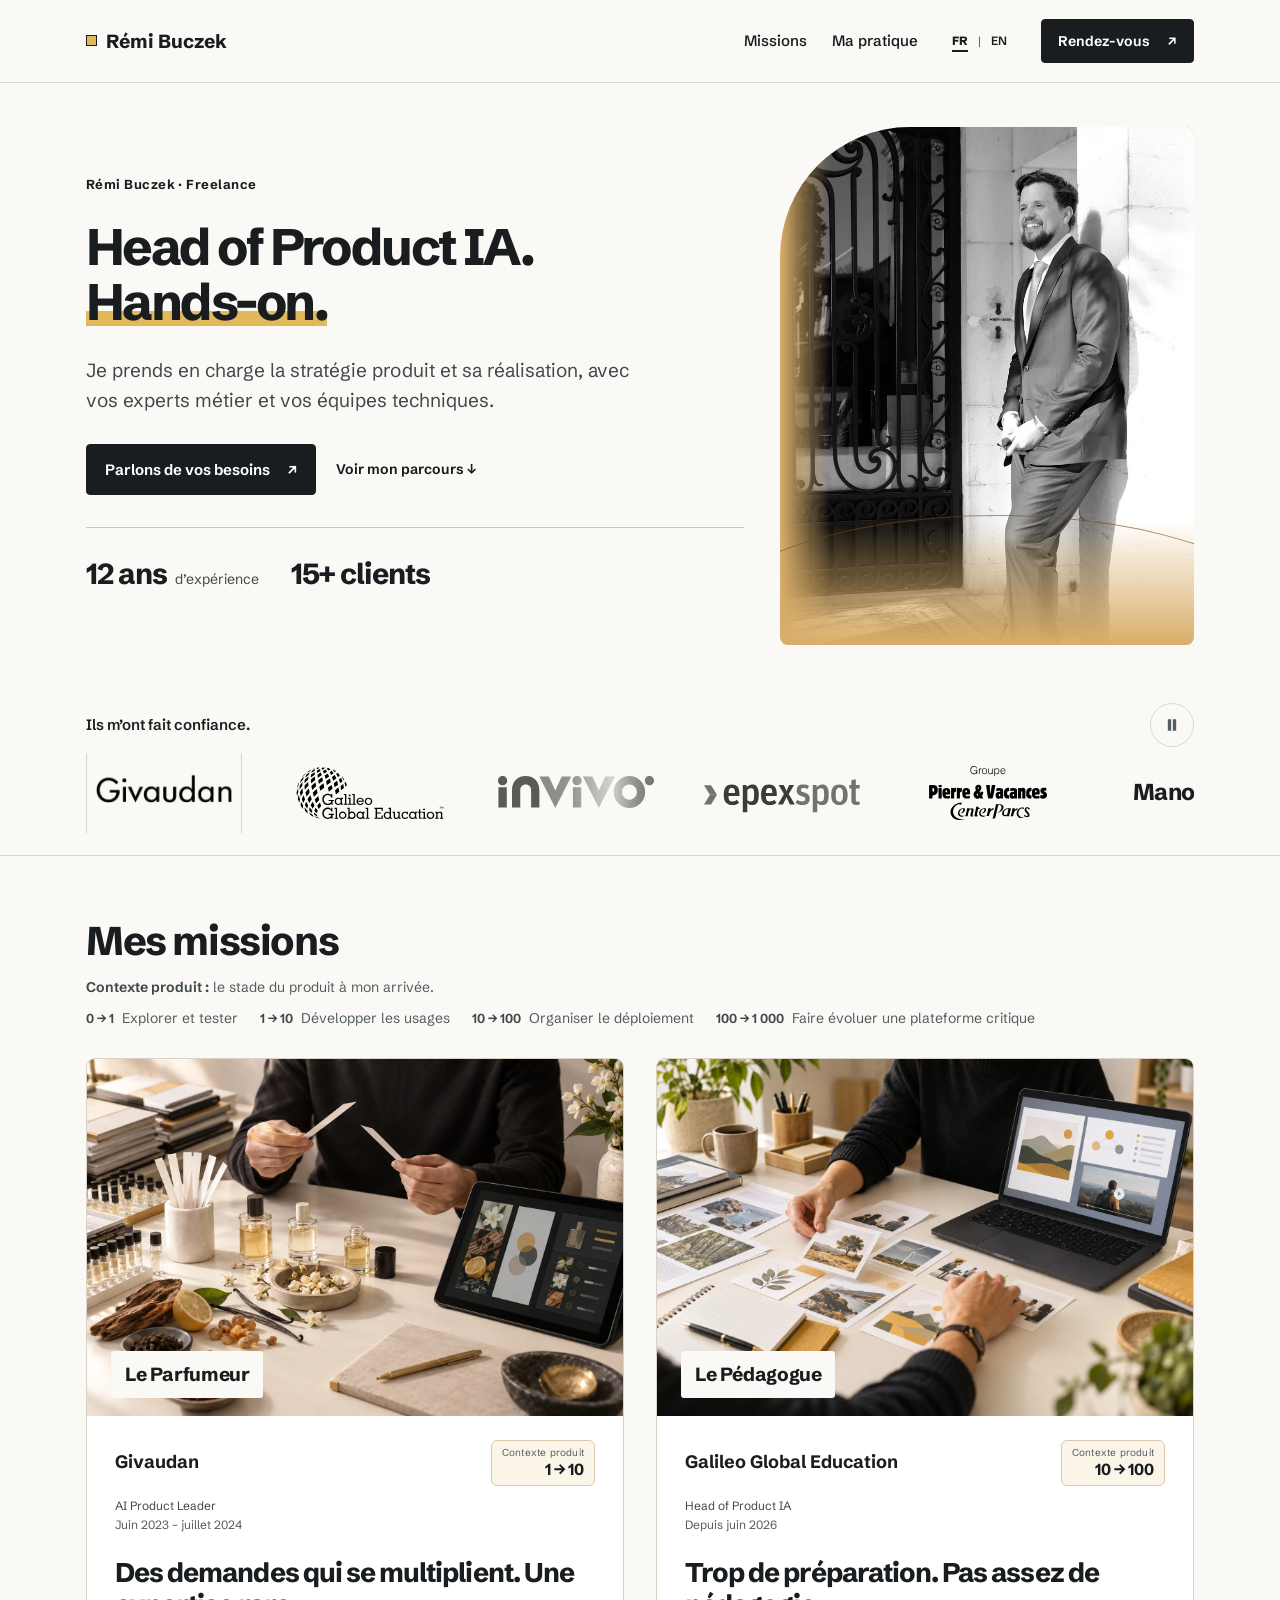
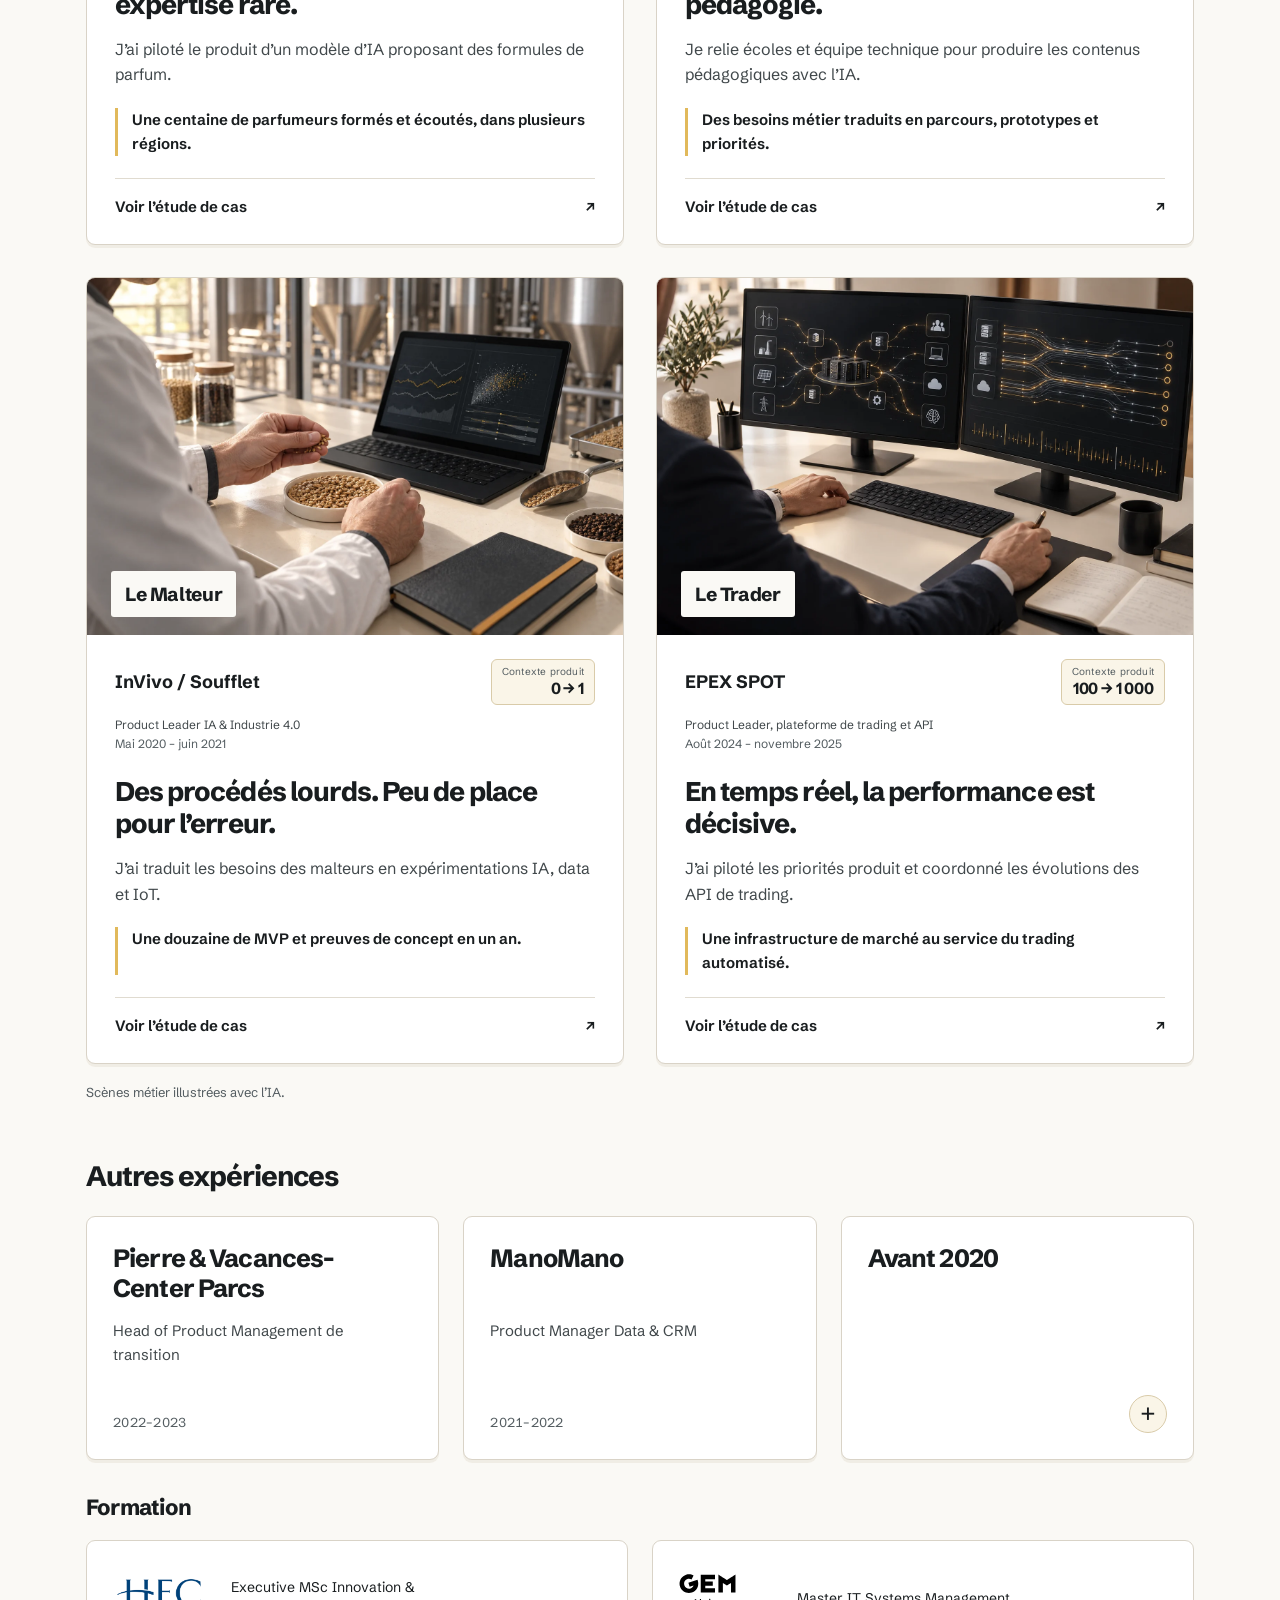
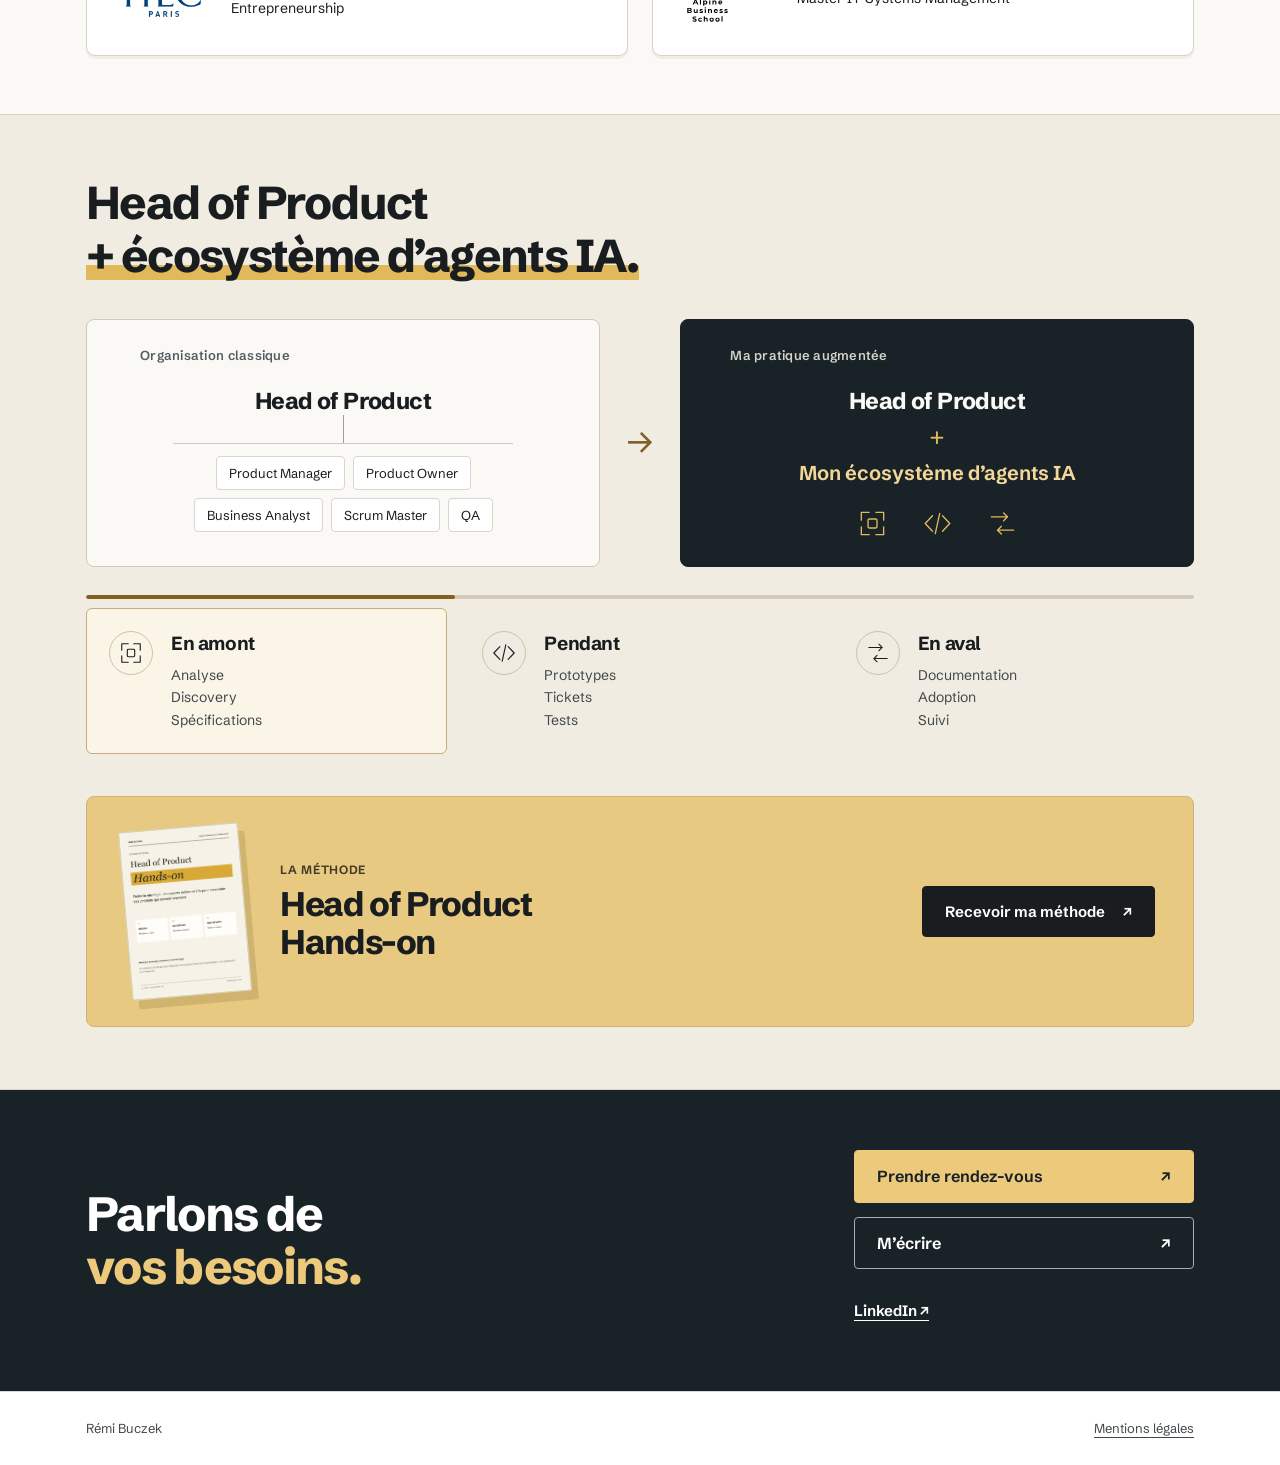
<file: index.html>
<!doctype html>
<html lang="fr">
<head>
<meta charset="utf-8"><meta name="viewport" content="width=device-width, initial-scale=1">
<title>Rémi Buczek · Head of Product IA, hands-on</title><meta name="description" content="Rémi Buczek, Head of Product IA freelance et hands-on. Stratégie produit et réalisation avec vos experts métier et vos équipes techniques.">
<link rel="canonical" href="https://remibuczek.com/">
<link rel="alternate" hreflang="fr" href="https://remibuczek.com/">
<link rel="alternate" hreflang="en" href="https://remibuczek.com/en/">
<link rel="alternate" hreflang="x-default" href="https://remibuczek.com/">
<link rel="icon" type="image/svg+xml" href="favicon.svg"><link rel="apple-touch-icon" href="apple-touch-icon.png">
<meta name="theme-color" content="#faf9f5">
<meta property="og:type" content="website"><meta property="og:locale" content="fr_FR"><meta property="og:site_name" content="Rémi Buczek">
<meta property="og:url" content="https://remibuczek.com/"><meta property="og:title" content="Rémi Buczek · Head of Product IA, hands-on"><meta property="og:description" content="Rémi Buczek, Head of Product IA freelance et hands-on. Stratégie produit et réalisation avec vos experts métier et vos équipes techniques.">
<meta property="og:image" content="https://remibuczek.com/assets/og-profil.jpg"><meta property="og:image:width" content="1200"><meta property="og:image:height" content="630"><meta name="twitter:card" content="summary_large_image">
<link rel="preconnect" href="https://fonts.googleapis.com"><link rel="preconnect" href="https://fonts.gstatic.com" crossorigin>
<link href="https://fonts.googleapis.com/css2?family=Schibsted+Grotesk:wght@400;500;600;700;800&amp;display=swap" rel="stylesheet">
<link rel="stylesheet" href="assets/site.css?v=profil-v5"><script src="assets/site.js?v=experts-v7" defer></script>
</head>
<body class="profile-page concise-page dynamic-page refined-page">
<a class="skip" href="#top">Aller au contenu</a>
<header class="site"><div class="wrap nav">
<a class="brand" href="./" aria-label="Rémi Buczek — Accueil"><span aria-hidden="true"></span>Rémi Buczek</a>
<nav class="main-nav" aria-label="Navigation principale"><a href="#etudes-de-cas">Missions</a><a href="#methode">Ma pratique</a></nav>
<nav class="language-switch" aria-label="Langue"><a lang="fr" hreflang="fr" href="./" aria-current="page" aria-label="Français">FR</a><span aria-hidden="true">|</span><a lang="en" hreflang="en" href="en/" aria-label="English">EN</a></nav><a class="btn btn-primary" href="https://calendly.com/remibuczek/call" target="_blank" rel="noopener">Rendez-vous<span aria-hidden="true">↗</span><span class="sr-only"> (nouvel onglet)</span></a>
</div></header><main id="top" tabindex="-1"><section class="hero" aria-labelledby="hero-title"><div class="wrap hero-grid"><div class="hero-copy"><p class="eyebrow">Rémi Buczek · Freelance</p><h1 id="hero-title">Head of Product IA.<br><mark>Hands-on.</mark></h1><p class="hero-lede">Je prends en charge la stratégie produit et sa réalisation, avec vos experts métier et vos équipes techniques.</p><div class="hero-actions"><a class="btn btn-primary" href="https://calendly.com/remibuczek/call" target="_blank" rel="noopener">Parlons de vos besoins<span aria-hidden="true">↗</span><span class="sr-only"> (nouvel onglet)</span></a><a class="text-link" href="#etudes-de-cas">Voir mon parcours <span aria-hidden="true">↓</span></a></div><div class="hero-facts" aria-label="Expérience"><p><strong>12 ans</strong> d’expérience</p><p><strong>15+ clients</strong></p></div></div><div class="portrait-zone"><figure class="hero-portrait"><picture><source type="image/webp" srcset="assets/remi-portrait-800.webp"><img src="assets/remi-portrait-800.jpg" width="800" height="1000" alt="Rémi Buczek" fetchpriority="high"></picture></figure></div></div></section><section class="references" aria-label="Références clients"><div class="wrap"><div class="reference-head"><p>Ils m’ont fait confiance.</p><button type="button" id="logos-toggle" aria-pressed="false" aria-label="Mettre les références en pause"><svg viewBox="0 0 24 24" width="20" height="20" aria-hidden="true"><path d="M8 5v14M16 5v14" fill="none" stroke="currentColor" stroke-width="2"/></svg></button></div><div class="logo-marquee" data-paused="false"><div class="logo-track"><ul class="logo-group"><li><img src="assets/logos/givaudan.jpg" alt="Givaudan" width="156" height="54" loading="lazy"></li><li><img src="assets/logos/galileo.svg" alt="Galileo Global Education" width="156" height="54" loading="lazy"></li><li><img src="assets/logos/invivo.svg" alt="InVivo / Soufflet" width="156" height="54" loading="lazy"></li><li><img src="assets/logos/epex.svg" alt="EPEX SPOT" width="156" height="54" loading="lazy"></li><li><img src="assets/logos/pvcp.svg" alt="Pierre &amp; Vacances Center Parcs" width="156" height="54" loading="lazy"></li><li><span class="brand-name">ManoMano</span></li><li><img src="assets/logos/lafourche.svg" alt="La Fourche" width="156" height="54" loading="lazy"></li></ul><ul class="logo-group" aria-hidden="true"><li><img src="assets/logos/givaudan.jpg" alt="Givaudan" width="156" height="54" loading="lazy"></li><li><img src="assets/logos/galileo.svg" alt="Galileo Global Education" width="156" height="54" loading="lazy"></li><li><img src="assets/logos/invivo.svg" alt="InVivo / Soufflet" width="156" height="54" loading="lazy"></li><li><img src="assets/logos/epex.svg" alt="EPEX SPOT" width="156" height="54" loading="lazy"></li><li><img src="assets/logos/pvcp.svg" alt="Pierre &amp; Vacances Center Parcs" width="156" height="54" loading="lazy"></li><li><span class="brand-name">ManoMano</span></li><li><img src="assets/logos/lafourche.svg" alt="La Fourche" width="156" height="54" loading="lazy"></li></ul></div></div></div></section><section class="section cases" id="etudes-de-cas"><span id="produits"></span><div class="wrap"><div class="section-heading"><h2>Mes missions</h2></div><div class="context-legend"><p><strong>Contexte produit :</strong> le stade du produit à mon arrivée.</p><ul class="context-scale"><li><strong>0 → 1</strong><span>Explorer et tester</span></li><li><strong>1 → 10</strong><span>Développer les usages</span></li><li><strong>10 → 100</strong><span>Organiser le déploiement</span></li><li><strong>100 → 1 000</strong><span>Faire évoluer une plateforme critique</span></li></ul></div><div class="case-grid"><article class="expert-card" id="expert-givaudan" aria-labelledby="pain-givaudan"><span class="case-anchor" id="givaudan"></span><div class="case-visual"><img class="expert-image" src="assets/experts/parfumier-v1.webp" width="1536" height="1024" alt="Illustration IA : le parfumeur et ses outils métier" loading="lazy"><p class="case-persona">Le Parfumeur</p></div><div class="case-body"><div class="case-heading"><p class="company">Givaudan</p><p class="maturity"><span>Contexte produit</span><strong>1 → 10</strong></p></div><p class="mission-role">AI Product Leader<span>Juin 2023 – juillet 2024</span></p><h3 class="case-pain" id="pain-givaudan">Des demandes qui se multiplient. Une expertise rare.</h3><p class="intervention">J’ai piloté le produit d’un modèle d’IA proposant des formules de parfum.</p><p class="case-proof">Une centaine de parfumeurs formés et écoutés, dans plusieurs régions.</p><button class="btn btn-secondary" type="button" data-lead="givaudan" data-title="Demander l’étude de cas — Givaudan" data-description="Demandez l’étude de cas : contexte, choix produit et contribution de Rémi.">Voir l’étude de cas<span aria-hidden="true">↗</span></button></div></article>
<article class="expert-card" id="expert-galileo" aria-labelledby="pain-galileo"><span class="case-anchor" id="galileo"></span><div class="case-visual"><img class="expert-image" src="assets/experts/pedagogue-v1.webp" width="1536" height="1024" alt="Illustration IA : le pédagogue et ses outils métier" loading="lazy"><p class="case-persona">Le Pédagogue</p></div><div class="case-body"><div class="case-heading"><p class="company">Galileo Global Education</p><p class="maturity"><span>Contexte produit</span><strong>10 → 100</strong></p></div><p class="mission-role">Head of Product IA<span>Depuis juin 2026</span></p><h3 class="case-pain" id="pain-galileo">Trop de préparation. Pas assez de pédagogie.</h3><p class="intervention">Je relie écoles et équipe technique pour produire les contenus pédagogiques avec l’IA.</p><p class="case-proof">Des besoins métier traduits en parcours, prototypes et priorités.</p><button class="btn btn-secondary" type="button" data-lead="galileo" data-title="Demander l’étude de cas — Galileo Global Education" data-description="Demandez l’étude de cas : contexte, choix produit et contribution de Rémi.">Voir l’étude de cas<span aria-hidden="true">↗</span></button></div></article>
<article class="expert-card" id="expert-invivo" aria-labelledby="pain-invivo"><span class="case-anchor" id="invivo"></span><div class="case-visual"><img class="expert-image" src="assets/experts/malteur-v1.webp" width="1536" height="1024" alt="Illustration IA : le malteur et ses outils métier" loading="lazy"><p class="case-persona">Le Malteur</p></div><div class="case-body"><div class="case-heading"><p class="company">InVivo / Soufflet</p><p class="maturity"><span>Contexte produit</span><strong>0 → 1</strong></p></div><p class="mission-role">Product Leader IA &amp; Industrie 4.0<span>Mai 2020 – juin 2021</span></p><h3 class="case-pain" id="pain-invivo">Des procédés lourds. Peu de place pour l’erreur.</h3><p class="intervention">J’ai traduit les besoins des malteurs en expérimentations IA, data et IoT.</p><p class="case-proof">Une douzaine de MVP et preuves de concept en un an.</p><button class="btn btn-secondary" type="button" data-lead="invivo" data-title="Demander l’étude de cas — InVivo / Soufflet" data-description="Demandez l’étude de cas : contexte, choix produit et contribution de Rémi.">Voir l’étude de cas<span aria-hidden="true">↗</span></button></div></article>
<article class="expert-card" id="expert-epex" aria-labelledby="pain-epex"><span class="case-anchor" id="epex"></span><div class="case-visual"><img class="expert-image" src="assets/experts/trader-v1.webp" width="1536" height="1024" alt="Illustration IA : le trader et ses outils métier" loading="lazy"><p class="case-persona">Le Trader</p></div><div class="case-body"><div class="case-heading"><p class="company">EPEX SPOT</p><p class="maturity"><span>Contexte produit</span><strong>100 → 1 000</strong></p></div><p class="mission-role">Product Leader, plateforme de trading et API<span>Août 2024 – novembre 2025</span></p><h3 class="case-pain" id="pain-epex">En temps réel, la performance est décisive.</h3><p class="intervention">J’ai piloté les priorités produit et coordonné les évolutions des API de trading.</p><p class="case-proof">Une infrastructure de marché au service du trading automatisé.</p><button class="btn btn-secondary" type="button" data-lead="epex" data-title="Demander l’étude de cas — EPEX SPOT" data-description="Demandez l’étude de cas : contexte, choix produit et contribution de Rémi.">Voir l’étude de cas<span aria-hidden="true">↗</span></button></div></article></div><p class="image-note">Scènes métier illustrées avec l’IA.</p></div></section><section class="section career" aria-labelledby="career-title"><div class="wrap"><h2 id="career-title">Autres expériences</h2><div class="experience-grid"><article class="experience-card"><h3>Pierre &amp; Vacances-<br>Center Parcs</h3><p class="experience-role">Head of Product Management de transition</p><p class="experience-date">2022–2023</p></article><article class="experience-card"><h3>ManoMano</h3><p class="experience-role">Product Manager Data &amp; CRM</p><p class="experience-date">2021–2022</p></article><details class="experience-card early-career"><summary><span class="experience-company">Avant 2020</span><span class="history-toggle" aria-hidden="true">+</span></summary><ul><li>Yves Rocher</li><li>EDF</li><li>Assurance Retraite</li><li>Engie</li><li>CGI Business Consulting</li><li>La Poste</li></ul></details></div><div class="education"><h2>Formation</h2><div class="credentials"><div class="education-card"><img src="assets/education/hec-paris.png" width="1280" height="671" alt="HEC Paris" loading="lazy"><span>Executive MSc Innovation &amp; Entrepreneurship</span></div><div class="education-card"><img src="assets/education/gem.svg" width="467" height="396" alt="Grenoble École de Management" loading="lazy"><span>Master IT Systems Management</span></div></div></div></div></section><section class="section bio" id="qui-suis-je"><span id="ressources"></span><span id="livres-blancs"></span><span id="head-product"></span><span id="kit"></span><span id="po"></span><span id="pm"></span><div class="wrap"><div class="practice" id="methode"><h2>Head of Product<br><mark>+ écosystème d’agents IA.</mark></h2><div class="operating-model" aria-label="Organisation Produit classique et ma pratique augmentée par l’IA"><div class="model-before"><h3>Organisation classique</h3><p class="product-node">Head of Product</p><div class="model-branch" aria-hidden="true"></div><ul class="role-list"><li>Product Manager</li><li>Product Owner</li><li>Business Analyst</li><li>Scrum Master</li><li>QA</li></ul></div><span class="model-arrow" aria-hidden="true">→</span><div class="model-after"><h3>Ma pratique augmentée</h3><p class="product-node">Head of Product</p><span class="ecosystem-plus" aria-hidden="true">+</span><p class="ecosystem-node">Mon écosystème d’agents IA</p><div class="ecosystem-icons" aria-hidden="true"><svg viewBox="0 0 52 52" width="36" height="36" aria-hidden="true" focusable="false" fill="none" stroke="currentColor" stroke-width="2.4" stroke-linecap="round" stroke-linejoin="round"><path d="M20 6H6v14M32 6h14v14M6 32v14h14M32 46h14V32"/><rect x="18" y="18" width="16" height="16" rx="2"/></svg><svg viewBox="0 0 52 52" width="36" height="36" aria-hidden="true" focusable="false" fill="none" stroke="currentColor" stroke-width="2.4" stroke-linecap="round" stroke-linejoin="round"><path d="m17 12-13 14 13 14M35 12l13 14-13 14M30 8l-8 36"/></svg><svg viewBox="0 0 52 52" width="36" height="36" aria-hidden="true" focusable="false" fill="none" stroke="currentColor" stroke-width="2.4" stroke-linecap="round" stroke-linejoin="round"><path d="M6 14h29l-7-7M35 14l-7 7M46 38H17l7-7M17 38l7 7"/></svg></div></div></div><fieldset class="agent-timeline"><legend class="sr-only">Explorer le travail de mon écosystème d’agents tout au long du produit</legend><input class="sr-only phase-radio" type="radio" name="product-phase" id="phase-before" value="before" checked><input class="sr-only phase-radio" type="radio" name="product-phase" id="phase-during" value="during"><input class="sr-only phase-radio" type="radio" name="product-phase" id="phase-after" value="after"><div class="phase-track" aria-hidden="true"><span></span></div><div class="phase-grid"><label class="phase phase-before" for="phase-before"><span class="phase-icon"><svg viewBox="0 0 52 52" width="36" height="36" aria-hidden="true" focusable="false" fill="none" stroke="currentColor" stroke-width="2.4" stroke-linecap="round" stroke-linejoin="round"><path d="M20 6H6v14M32 6h14v14M6 32v14h14M32 46h14V32"/><rect x="18" y="18" width="16" height="16" rx="2"/></svg></span><strong>En amont</strong><span class="phase-tasks"><span>Analyse</span><span>Discovery</span><span>Spécifications</span></span></label><label class="phase phase-during" for="phase-during"><span class="phase-icon"><svg viewBox="0 0 52 52" width="36" height="36" aria-hidden="true" focusable="false" fill="none" stroke="currentColor" stroke-width="2.4" stroke-linecap="round" stroke-linejoin="round"><path d="m17 12-13 14 13 14M35 12l13 14-13 14M30 8l-8 36"/></svg></span><strong>Pendant</strong><span class="phase-tasks"><span>Prototypes</span><span>Tickets</span><span>Tests</span></span></label><label class="phase phase-after" for="phase-after"><span class="phase-icon"><svg viewBox="0 0 52 52" width="36" height="36" aria-hidden="true" focusable="false" fill="none" stroke="currentColor" stroke-width="2.4" stroke-linecap="round" stroke-linejoin="round"><path d="M6 14h29l-7-7M35 14l-7 7M46 38H17l7-7M17 38l7 7"/></svg></span><strong>En aval</strong><span class="phase-tasks"><span>Documentation</span><span>Adoption</span><span>Suivi</span></span></label></div></fieldset><aside class="guide-banner" aria-labelledby="guide-title"><img class="book-preview" src="assets/resources/head-product-hands-on-cover.png" alt="Couverture du guide Head of Product Hands-on de Rémi Buczek" width="993" height="1404" loading="lazy"><div><p class="eyebrow">La méthode</p><h3 id="guide-title">Head of Product<br>Hands-on</h3></div><button class="btn btn-primary" type="button" data-lead="methode" data-title="Head of Product Hands-on" data-description="Recevez mon guide Head of Product Hands-on et échangeons sur votre contexte.">Recevoir ma méthode<span aria-hidden="true">↗</span></button></aside></div></div></section><section class="section contact" id="contact" aria-labelledby="contact-title"><div class="wrap contact-grid" id="accompagnement"><h2 id="contact-title">Parlons de<br><mark>vos besoins.</mark></h2><div class="contact-actions"><a class="btn btn-primary" href="https://calendly.com/remibuczek/call" target="_blank" rel="noopener">Prendre rendez-vous<span aria-hidden="true">↗</span><span class="sr-only"> (nouvel onglet)</span></a><button class="btn btn-secondary" type="button" data-lead="contact" data-title="Parlons de vos besoins" data-description="Votre contexte, votre équipe, ce que vous souhaitez me confier : écrivez-moi pour commencer l’échange.">M’écrire<span aria-hidden="true">↗</span></button><a class="text-link" href="https://www.linkedin.com/in/remibuczek" target="_blank" rel="noopener">LinkedIn <span aria-hidden="true">↗</span><span class="sr-only"> (nouvel onglet)</span></a></div></div></section></main><footer><div class="wrap footer-inner"><span>Rémi Buczek</span><a href="mentions-legales.html">Mentions légales</a></div></footer><dialog id="lead-dialog" aria-labelledby="lead-title" aria-describedby="lead-description"><button type="button" class="dialog-close" data-close-dialog aria-label="Fermer">×</button><p class="eyebrow">Un échange avec Rémi</p><h2 id="lead-title">Recevoir ma méthode</h2><p id="lead-description">Recevez ma méthode et échangeons sur votre contexte.</p><form id="lead-form" data-endpoint="https://formspree.io/f/meaalzez"><input type="hidden" name="resource" value="methode"><div class="honeypot" aria-hidden="true"><label>Ne pas remplir<input name="_gotcha" tabindex="-1" autocomplete="off"></label></div><label for="lead-email">Votre email professionnel</label><input id="lead-email" type="email" name="email" autocomplete="email" placeholder="vous@entreprise.fr" required maxlength="254"><label for="lead-message">Votre besoin <span>(facultatif)</span></label><textarea id="lead-message" name="message" rows="3" maxlength="3000" placeholder="Le métier, le défi ou le projet qui vous amène…"></textarea><label class="consent"><input type="checkbox" name="consent" value="contact-request" required><span>J’accepte d’être recontacté au sujet de cette demande.</span></label><p class="form-note" id="lead-mode-note">Cette demande s’envoie depuis votre messagerie. Vous pourrez relire l’email avant de l’envoyer.</p><button class="btn btn-primary" id="lead-submit" type="submit">Ouvrir mon email</button><p id="lead-status" role="status" aria-live="polite"></p><p class="privacy-note">Aucune inscription à une newsletter. <a href="mentions-legales.html">Mentions légales</a></p></form></dialog><noscript><p class="wrap">Pour une mission, ma méthode ou un échange : <a href="mailto:remibuczek@gmail.com">remibuczek@gmail.com</a>.</p></noscript></body></html>
</file>
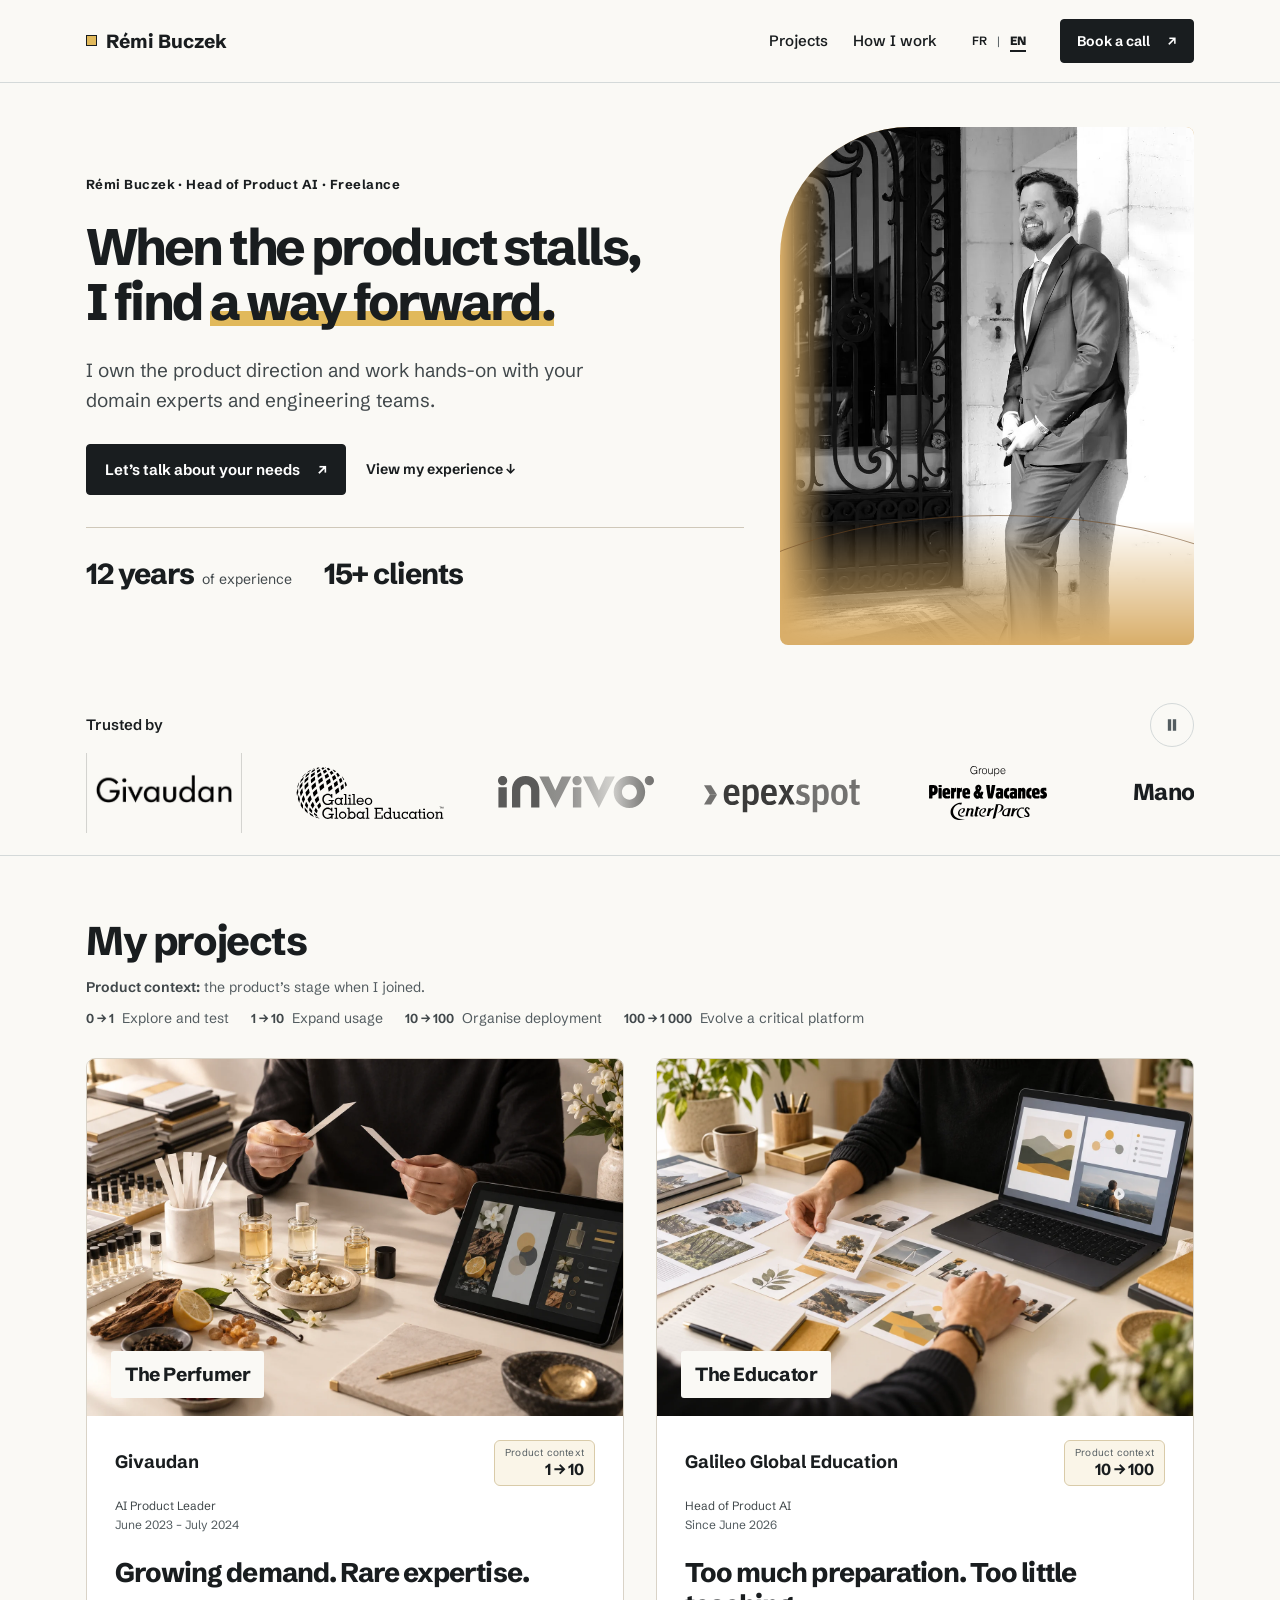
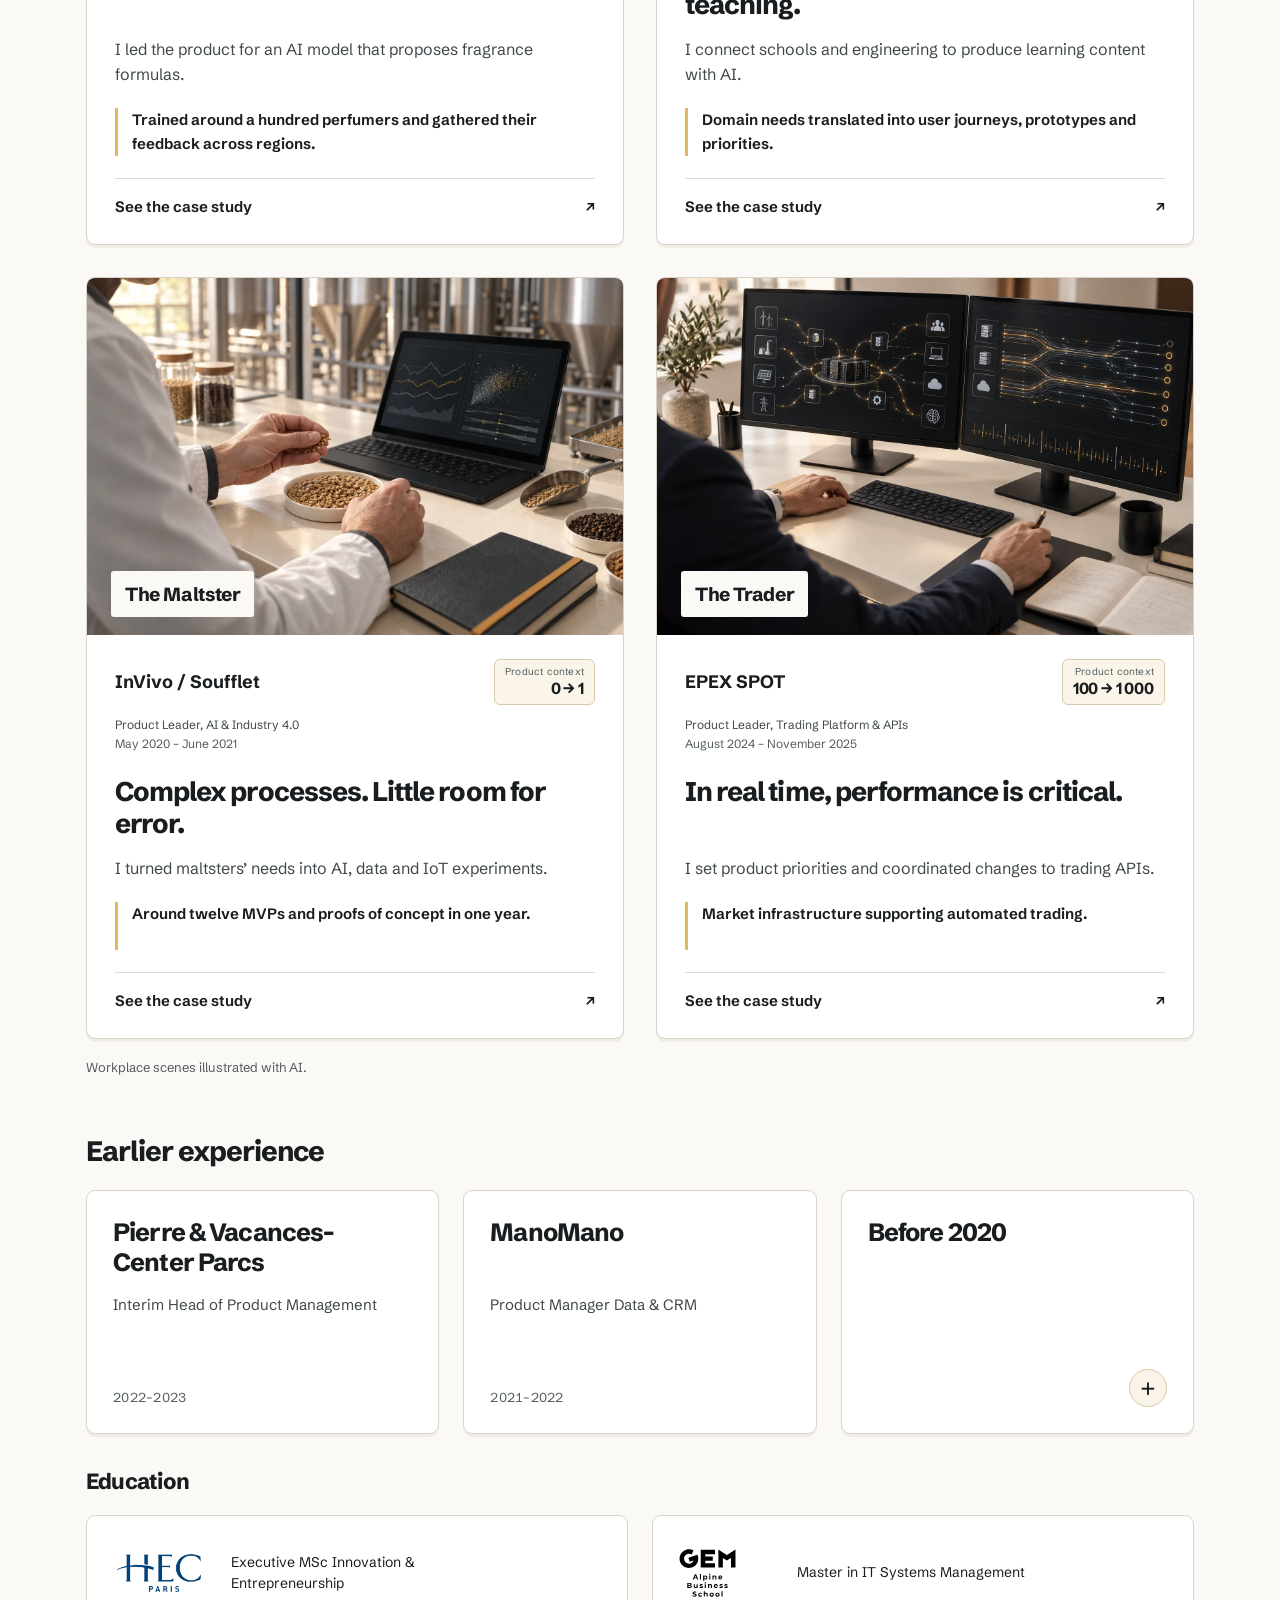
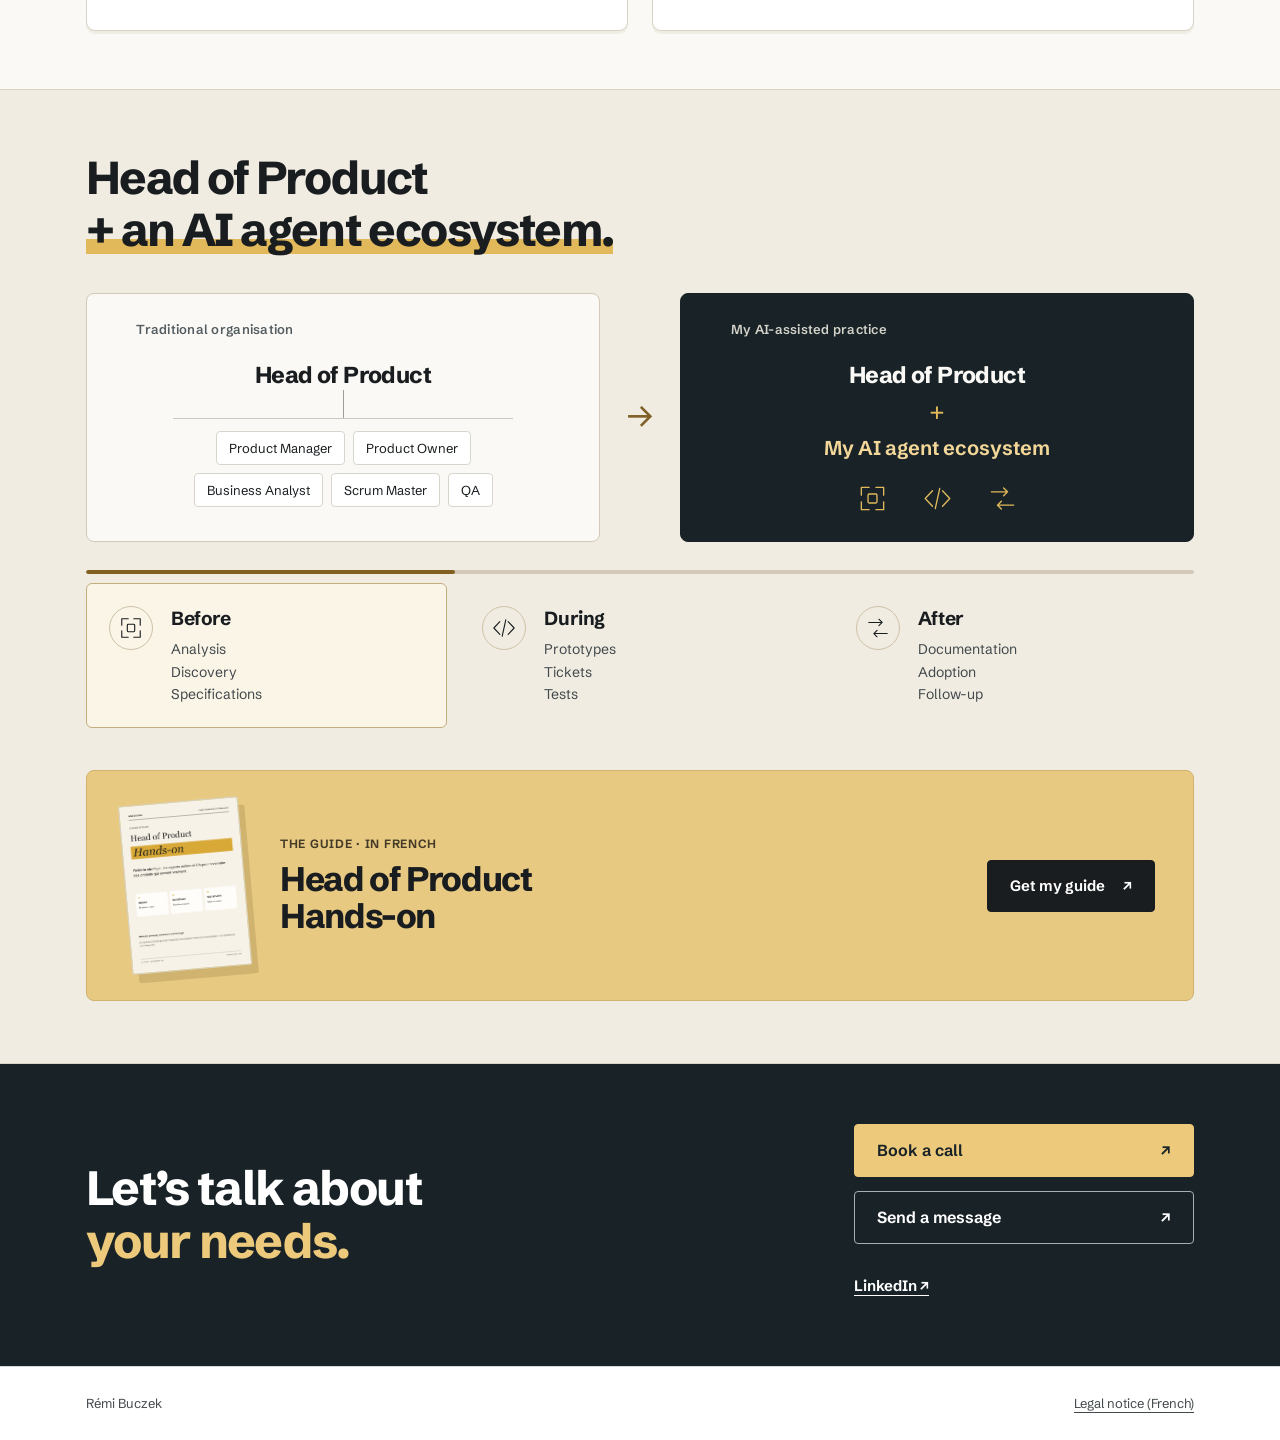
<file: en/index.html>
<!doctype html>
<html lang="en">
<head>
<meta charset="utf-8"><meta name="viewport" content="width=device-width, initial-scale=1">
<title>Rémi Buczek · Head of Product AI, hands-on</title><meta name="description" content="Hands-on Head of Product AI. When the product stalls, I find a way forward: product direction, hands-on delivery and my AI agent ecosystem.">
<link rel="canonical" href="https://remibuczek.com/en/">
<link rel="alternate" hreflang="fr" href="https://remibuczek.com/">
<link rel="alternate" hreflang="en" href="https://remibuczek.com/en/">
<link rel="alternate" hreflang="x-default" href="https://remibuczek.com/">
<link rel="icon" type="image/svg+xml" href="../favicon.svg"><link rel="apple-touch-icon" href="../apple-touch-icon.png">
<meta name="theme-color" content="#faf9f5">
<meta property="og:type" content="website"><meta property="og:locale" content="en_GB"><meta property="og:site_name" content="Rémi Buczek">
<meta property="og:url" content="https://remibuczek.com/en/"><meta property="og:title" content="Rémi Buczek · Head of Product AI, hands-on"><meta property="og:description" content="Hands-on Head of Product AI. When the product stalls, I find a way forward: product direction, hands-on delivery and my AI agent ecosystem.">
<meta property="og:image" content="https://remibuczek.com/assets/og-profil-en.jpg"><meta property="og:image:width" content="1200"><meta property="og:image:height" content="630"><meta name="twitter:card" content="summary_large_image">
<link rel="preconnect" href="https://fonts.googleapis.com"><link rel="preconnect" href="https://fonts.gstatic.com" crossorigin>
<link href="https://fonts.googleapis.com/css2?family=Schibsted+Grotesk:wght@400;500;600;700;800&amp;display=swap" rel="stylesheet">
<link rel="stylesheet" href="../assets/site.css?v=profil-v5"><script src="../assets/site.js?v=experts-v7" defer></script>
</head>
<body class="profile-page concise-page dynamic-page refined-page">
<a class="skip" href="#top">Skip to content</a>
<header class="site"><div class="wrap nav">
<a class="brand" href="./" aria-label="Rémi Buczek — Home"><span aria-hidden="true"></span>Rémi Buczek</a>
<nav class="main-nav" aria-label="Main navigation"><a href="#etudes-de-cas">Projects</a><a href="#methode">How I work</a></nav>
<nav class="language-switch" aria-label="Language"><a lang="fr" hreflang="fr" href="../" aria-label="Français">FR</a><span aria-hidden="true">|</span><a lang="en" hreflang="en" href="./" aria-current="page" aria-label="English">EN</a></nav><a class="btn btn-primary" href="https://calendly.com/remibuczek/call" target="_blank" rel="noopener">Book a call<span aria-hidden="true">↗</span><span class="sr-only"> (opens in a new tab)</span></a>
</div></header><main id="top" tabindex="-1"><section class="hero" aria-labelledby="hero-title"><div class="wrap hero-grid"><div class="hero-copy"><p class="eyebrow">Rémi Buczek · Head of Product AI · Freelance</p><h1 id="hero-title">When the product stalls,<br>I find <mark>a way forward.</mark></h1><p class="hero-lede">I own the product direction and work hands-on with your domain experts and engineering teams.</p><div class="hero-actions"><a class="btn btn-primary" href="https://calendly.com/remibuczek/call" target="_blank" rel="noopener">Let’s talk about your needs<span aria-hidden="true">↗</span><span class="sr-only"> (opens in a new tab)</span></a><a class="text-link" href="#etudes-de-cas">View my experience <span aria-hidden="true">↓</span></a></div><div class="hero-facts" aria-label="Experience"><p><strong>12 years</strong> of experience</p><p><strong>15+ clients</strong></p></div></div><div class="portrait-zone"><figure class="hero-portrait"><picture><source type="image/webp" srcset="../assets/remi-portrait-800.webp"><img src="../assets/remi-portrait-800.jpg" width="800" height="1000" alt="Rémi Buczek" fetchpriority="high"></picture></figure></div></div></section><section class="references" aria-label="Client references"><div class="wrap"><div class="reference-head"><p>Trusted by</p><button type="button" id="logos-toggle" aria-pressed="false" aria-label="Pause client references"><svg viewBox="0 0 24 24" width="20" height="20" aria-hidden="true"><path d="M8 5v14M16 5v14" fill="none" stroke="currentColor" stroke-width="2"/></svg></button></div><div class="logo-marquee" data-paused="false"><div class="logo-track"><ul class="logo-group"><li><img src="../assets/logos/givaudan.jpg" alt="Givaudan" width="156" height="54" loading="lazy"></li><li><img src="../assets/logos/galileo.svg" alt="Galileo Global Education" width="156" height="54" loading="lazy"></li><li><img src="../assets/logos/invivo.svg" alt="InVivo / Soufflet" width="156" height="54" loading="lazy"></li><li><img src="../assets/logos/epex.svg" alt="EPEX SPOT" width="156" height="54" loading="lazy"></li><li><img src="../assets/logos/pvcp.svg" alt="Pierre &amp; Vacances Center Parcs" width="156" height="54" loading="lazy"></li><li><span class="brand-name">ManoMano</span></li><li><img src="../assets/logos/lafourche.svg" alt="La Fourche" width="156" height="54" loading="lazy"></li></ul><ul class="logo-group" aria-hidden="true"><li><img src="../assets/logos/givaudan.jpg" alt="Givaudan" width="156" height="54" loading="lazy"></li><li><img src="../assets/logos/galileo.svg" alt="Galileo Global Education" width="156" height="54" loading="lazy"></li><li><img src="../assets/logos/invivo.svg" alt="InVivo / Soufflet" width="156" height="54" loading="lazy"></li><li><img src="../assets/logos/epex.svg" alt="EPEX SPOT" width="156" height="54" loading="lazy"></li><li><img src="../assets/logos/pvcp.svg" alt="Pierre &amp; Vacances Center Parcs" width="156" height="54" loading="lazy"></li><li><span class="brand-name">ManoMano</span></li><li><img src="../assets/logos/lafourche.svg" alt="La Fourche" width="156" height="54" loading="lazy"></li></ul></div></div></div></section><section class="section cases" id="etudes-de-cas"><span id="produits"></span><div class="wrap"><div class="section-heading"><h2>My projects</h2></div><div class="context-legend"><p><strong>Product context:</strong> the product’s stage when I joined.</p><ul class="context-scale"><li><strong>0 → 1</strong><span>Explore and test</span></li><li><strong>1 → 10</strong><span>Expand usage</span></li><li><strong>10 → 100</strong><span>Organise deployment</span></li><li><strong>100 → 1 000</strong><span>Evolve a critical platform</span></li></ul></div><div class="case-grid"><article class="expert-card" id="expert-givaudan" aria-labelledby="pain-givaudan"><span class="case-anchor" id="givaudan"></span><div class="case-visual"><img class="expert-image" src="../assets/experts/parfumier-v1.webp" width="1536" height="1024" alt="AI illustration: the perfumer and their work tools" loading="lazy"><p class="case-persona">The Perfumer</p></div><div class="case-body"><div class="case-heading"><p class="company">Givaudan</p><p class="maturity"><span>Product context</span><strong>1 → 10</strong></p></div><p class="mission-role">AI Product Leader<span>June 2023 – July 2024</span></p><h3 class="case-pain" id="pain-givaudan">Growing demand. Rare expertise.</h3><p class="intervention">I led the product for an AI model that proposes fragrance formulas.</p><p class="case-proof">Trained around a hundred perfumers and gathered their feedback across regions.</p><button class="btn btn-secondary" type="button" data-lead="givaudan" data-title="Request the case study — Givaudan" data-description="Request the case study: context, product decisions and Rémi’s contribution.">See the case study<span aria-hidden="true">↗</span></button></div></article>
<article class="expert-card" id="expert-galileo" aria-labelledby="pain-galileo"><span class="case-anchor" id="galileo"></span><div class="case-visual"><img class="expert-image" src="../assets/experts/pedagogue-v1.webp" width="1536" height="1024" alt="AI illustration: the educator and their work tools" loading="lazy"><p class="case-persona">The Educator</p></div><div class="case-body"><div class="case-heading"><p class="company">Galileo Global Education</p><p class="maturity"><span>Product context</span><strong>10 → 100</strong></p></div><p class="mission-role">Head of Product AI<span>Since June 2026</span></p><h3 class="case-pain" id="pain-galileo">Too much preparation. Too little teaching.</h3><p class="intervention">I connect schools and engineering to produce learning content with AI.</p><p class="case-proof">Domain needs translated into user journeys, prototypes and priorities.</p><button class="btn btn-secondary" type="button" data-lead="galileo" data-title="Request the case study — Galileo Global Education" data-description="Request the case study: context, product decisions and Rémi’s contribution.">See the case study<span aria-hidden="true">↗</span></button></div></article>
<article class="expert-card" id="expert-invivo" aria-labelledby="pain-invivo"><span class="case-anchor" id="invivo"></span><div class="case-visual"><img class="expert-image" src="../assets/experts/malteur-v1.webp" width="1536" height="1024" alt="AI illustration: the maltster and their work tools" loading="lazy"><p class="case-persona">The Maltster</p></div><div class="case-body"><div class="case-heading"><p class="company">InVivo / Soufflet</p><p class="maturity"><span>Product context</span><strong>0 → 1</strong></p></div><p class="mission-role">Product Leader, AI &amp; Industry 4.0<span>May 2020 – June 2021</span></p><h3 class="case-pain" id="pain-invivo">Complex processes. Little room for error.</h3><p class="intervention">I turned maltsters’ needs into AI, data and IoT experiments.</p><p class="case-proof">Around twelve MVPs and proofs of concept in one year.</p><button class="btn btn-secondary" type="button" data-lead="invivo" data-title="Request the case study — InVivo / Soufflet" data-description="Request the case study: context, product decisions and Rémi’s contribution.">See the case study<span aria-hidden="true">↗</span></button></div></article>
<article class="expert-card" id="expert-epex" aria-labelledby="pain-epex"><span class="case-anchor" id="epex"></span><div class="case-visual"><img class="expert-image" src="../assets/experts/trader-v1.webp" width="1536" height="1024" alt="AI illustration: the trader and their work tools" loading="lazy"><p class="case-persona">The Trader</p></div><div class="case-body"><div class="case-heading"><p class="company">EPEX SPOT</p><p class="maturity"><span>Product context</span><strong>100 → 1 000</strong></p></div><p class="mission-role">Product Leader, Trading Platform &amp; APIs<span>August 2024 – November 2025</span></p><h3 class="case-pain" id="pain-epex">In real time, performance is critical.</h3><p class="intervention">I set product priorities and coordinated changes to trading APIs.</p><p class="case-proof">Market infrastructure supporting automated trading.</p><button class="btn btn-secondary" type="button" data-lead="epex" data-title="Request the case study — EPEX SPOT" data-description="Request the case study: context, product decisions and Rémi’s contribution.">See the case study<span aria-hidden="true">↗</span></button></div></article></div><p class="image-note">Workplace scenes illustrated with AI.</p></div></section><section class="section career" aria-labelledby="career-title"><div class="wrap"><h2 id="career-title">Earlier experience</h2><div class="experience-grid"><article class="experience-card"><h3>Pierre &amp; Vacances-<br>Center Parcs</h3><p class="experience-role">Interim Head of Product Management</p><p class="experience-date">2022–2023</p></article><article class="experience-card"><h3>ManoMano</h3><p class="experience-role">Product Manager Data &amp; CRM</p><p class="experience-date">2021–2022</p></article><details class="experience-card early-career"><summary><span class="experience-company">Before 2020</span><span class="history-toggle" aria-hidden="true">+</span></summary><ul><li>Yves Rocher</li><li>EDF</li><li>Assurance Retraite</li><li>Engie</li><li>CGI Business Consulting</li><li>La Poste</li></ul></details></div><div class="education"><h2>Education</h2><div class="credentials"><div class="education-card"><img src="../assets/education/hec-paris.png" width="1280" height="671" alt="HEC Paris" loading="lazy"><span>Executive MSc Innovation &amp; Entrepreneurship</span></div><div class="education-card"><img src="../assets/education/gem.svg" width="467" height="396" alt="Grenoble École de Management" loading="lazy"><span>Master in IT Systems Management</span></div></div></div></div></section><section class="section bio" id="qui-suis-je"><span id="ressources"></span><span id="livres-blancs"></span><span id="head-product"></span><span id="kit"></span><span id="po"></span><span id="pm"></span><div class="wrap"><div class="practice" id="methode"><h2>Head of Product<br><mark>+ an AI agent ecosystem.</mark></h2><div class="operating-model" aria-label="Traditional product organisation and my AI-assisted practice"><div class="model-before"><h3>Traditional organisation</h3><p class="product-node">Head of Product</p><div class="model-branch" aria-hidden="true"></div><ul class="role-list"><li>Product Manager</li><li>Product Owner</li><li>Business Analyst</li><li>Scrum Master</li><li>QA</li></ul></div><span class="model-arrow" aria-hidden="true">→</span><div class="model-after"><h3>My AI-assisted practice</h3><p class="product-node">Head of Product</p><span class="ecosystem-plus" aria-hidden="true">+</span><p class="ecosystem-node">My AI agent ecosystem</p><div class="ecosystem-icons" aria-hidden="true"><svg viewBox="0 0 52 52" width="36" height="36" aria-hidden="true" focusable="false" fill="none" stroke="currentColor" stroke-width="2.4" stroke-linecap="round" stroke-linejoin="round"><path d="M20 6H6v14M32 6h14v14M6 32v14h14M32 46h14V32"/><rect x="18" y="18" width="16" height="16" rx="2"/></svg><svg viewBox="0 0 52 52" width="36" height="36" aria-hidden="true" focusable="false" fill="none" stroke="currentColor" stroke-width="2.4" stroke-linecap="round" stroke-linejoin="round"><path d="m17 12-13 14 13 14M35 12l13 14-13 14M30 8l-8 36"/></svg><svg viewBox="0 0 52 52" width="36" height="36" aria-hidden="true" focusable="false" fill="none" stroke="currentColor" stroke-width="2.4" stroke-linecap="round" stroke-linejoin="round"><path d="M6 14h29l-7-7M35 14l-7 7M46 38H17l7-7M17 38l7 7"/></svg></div></div></div><fieldset class="agent-timeline"><legend class="sr-only">Explore the work of my agent ecosystem throughout the product lifecycle</legend><input class="sr-only phase-radio" type="radio" name="product-phase" id="phase-before" value="before" checked><input class="sr-only phase-radio" type="radio" name="product-phase" id="phase-during" value="during"><input class="sr-only phase-radio" type="radio" name="product-phase" id="phase-after" value="after"><div class="phase-track" aria-hidden="true"><span></span></div><div class="phase-grid"><label class="phase phase-before" for="phase-before"><span class="phase-icon"><svg viewBox="0 0 52 52" width="36" height="36" aria-hidden="true" focusable="false" fill="none" stroke="currentColor" stroke-width="2.4" stroke-linecap="round" stroke-linejoin="round"><path d="M20 6H6v14M32 6h14v14M6 32v14h14M32 46h14V32"/><rect x="18" y="18" width="16" height="16" rx="2"/></svg></span><strong>Before</strong><span class="phase-tasks"><span>Analysis</span><span>Discovery</span><span>Specifications</span></span></label><label class="phase phase-during" for="phase-during"><span class="phase-icon"><svg viewBox="0 0 52 52" width="36" height="36" aria-hidden="true" focusable="false" fill="none" stroke="currentColor" stroke-width="2.4" stroke-linecap="round" stroke-linejoin="round"><path d="m17 12-13 14 13 14M35 12l13 14-13 14M30 8l-8 36"/></svg></span><strong>During</strong><span class="phase-tasks"><span>Prototypes</span><span>Tickets</span><span>Tests</span></span></label><label class="phase phase-after" for="phase-after"><span class="phase-icon"><svg viewBox="0 0 52 52" width="36" height="36" aria-hidden="true" focusable="false" fill="none" stroke="currentColor" stroke-width="2.4" stroke-linecap="round" stroke-linejoin="round"><path d="M6 14h29l-7-7M35 14l-7 7M46 38H17l7-7M17 38l7 7"/></svg></span><strong>After</strong><span class="phase-tasks"><span>Documentation</span><span>Adoption</span><span>Follow-up</span></span></label></div></fieldset><aside class="guide-banner" aria-labelledby="guide-title"><img class="book-preview" src="../assets/resources/head-product-hands-on-cover.png" alt="Cover of Rémi Buczek’s Head of Product Hands-on guide (French)" width="993" height="1404" loading="lazy"><div><p class="eyebrow">The guide · in French</p><h3 id="guide-title">Head of Product<br>Hands-on</h3></div><button class="btn btn-primary" type="button" data-lead="methode" data-title="Head of Product Hands-on" data-description="Request my Head of Product Hands-on guide (in French) and tell me about your project.">Get my guide<span aria-hidden="true">↗</span></button></aside></div></div></section><section class="section contact" id="contact" aria-labelledby="contact-title"><div class="wrap contact-grid" id="accompagnement"><h2 id="contact-title">Let’s talk about<br><mark>your needs.</mark></h2><div class="contact-actions"><a class="btn btn-primary" href="https://calendly.com/remibuczek/call" target="_blank" rel="noopener">Book a call<span aria-hidden="true">↗</span><span class="sr-only"> (opens in a new tab)</span></a><button class="btn btn-secondary" type="button" data-lead="contact" data-title="Let’s talk about your needs" data-description="Tell me about your product, your team and what you would like me to take on.">Send a message<span aria-hidden="true">↗</span></button><a class="text-link" href="https://www.linkedin.com/in/remibuczek" target="_blank" rel="noopener">LinkedIn <span aria-hidden="true">↗</span><span class="sr-only"> (opens in a new tab)</span></a></div></div></section></main><footer><div class="wrap footer-inner"><span>Rémi Buczek</span><a href="../mentions-legales.html">Legal notice (French)</a></div></footer><dialog id="lead-dialog" aria-labelledby="lead-title" aria-describedby="lead-description"><button type="button" class="dialog-close" data-close-dialog aria-label="Close">×</button><p class="eyebrow">Get in touch with Rémi</p><h2 id="lead-title">Get my method</h2><p id="lead-description">Request my guide (in French) and tell me about your context.</p><form id="lead-form" data-endpoint="https://formspree.io/f/meaalzez"><input type="hidden" name="resource" value="methode"><div class="honeypot" aria-hidden="true"><label>Leave empty<input name="_gotcha" tabindex="-1" autocomplete="off"></label></div><label for="lead-email">Your work email</label><input id="lead-email" type="email" name="email" autocomplete="email" placeholder="you@company.com" required maxlength="254"><label for="lead-message">Your request <span>(optional)</span></label><textarea id="lead-message" name="message" rows="3" maxlength="3000" placeholder="Your role, challenge or project…"></textarea><label class="consent"><input type="checkbox" name="consent" value="contact-request" required><span>I agree to be contacted about this request.</span></label><p class="form-note" id="lead-mode-note">This request opens in your email app. You can review it before sending.</p><button class="btn btn-primary" id="lead-submit" type="submit">Open email</button><p id="lead-status" role="status" aria-live="polite"></p><p class="privacy-note">No newsletter subscription. <a href="../mentions-legales.html">Legal notice (French)</a></p></form></dialog><noscript><p class="wrap">For project details, my method or a conversation: <a href="mailto:remibuczek@gmail.com">remibuczek@gmail.com</a>.</p></noscript></body></html>
</file>
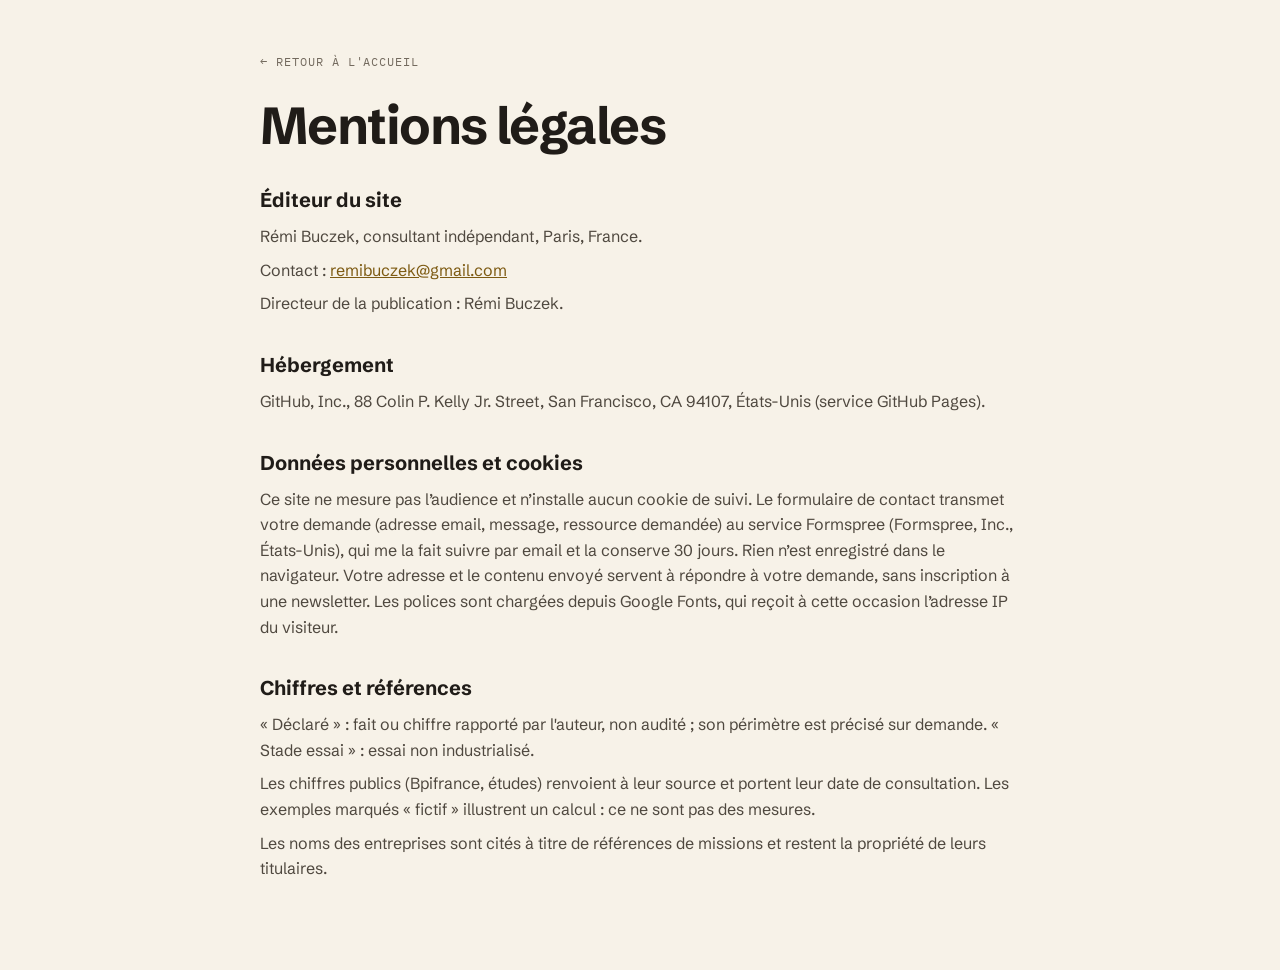
<file: mentions-legales.html>
<!doctype html>
<html lang="fr">
<head>
<meta charset="utf-8">
<meta name="viewport" content="width=device-width, initial-scale=1">
<meta name="robots" content="noindex, nofollow">
<title>Mentions légales · Rémi Buczek</title>
<link rel="icon" type="image/svg+xml" href="favicon.svg">
<link href="https://fonts.googleapis.com/css2?family=Schibsted+Grotesk:wght@400;700;800&family=IBM+Plex+Mono:wght@400;500&display=swap" rel="stylesheet">
<style>
body{background:#f7f2e8;color:#201c18;font-family:"Schibsted Grotesk",system-ui,sans-serif;line-height:1.6;margin:0}
.wrap{max-width:760px;margin:0 auto;padding:48px 20px 80px}
a{color:#7d5a12}
h1{font-size:clamp(32px,6vw,52px);letter-spacing:-.03em;line-height:1.05;margin:24px 0 32px}
h2{font-size:20px;margin:32px 0 8px}
p{color:#4f483f;margin:0 0 8px}
.mono{font-family:"IBM Plex Mono",monospace;font-size:12px;letter-spacing:.08em;text-transform:uppercase;color:#736a5e;text-decoration:none}
</style>
</head>
<body>
<main class="wrap">
<a class="mono" href="./">← Retour à l'accueil</a>
<h1>Mentions légales</h1>
<h2>Éditeur du site</h2>
<p>Rémi Buczek, consultant indépendant, Paris, France.</p>
<p>Contact : <a href="mailto:remibuczek@gmail.com">remibuczek@gmail.com</a></p>
<p>Directeur de la publication : Rémi Buczek.</p>
<h2>Hébergement</h2>
<p>GitHub, Inc., 88 Colin P. Kelly Jr. Street, San Francisco, CA 94107, États-Unis (service GitHub Pages).</p>
<h2>Données personnelles et cookies</h2>
<p>Ce site ne mesure pas l’audience et n’installe aucun cookie de suivi. Le formulaire de contact transmet votre demande (adresse email, message, ressource demandée) au service Formspree (Formspree, Inc., États-Unis), qui me la fait suivre par email et la conserve 30 jours. Rien n’est enregistré dans le navigateur. Votre adresse et le contenu envoyé servent à répondre à votre demande, sans inscription à une newsletter. Les polices sont chargées depuis Google Fonts, qui reçoit à cette occasion l’adresse IP du visiteur.</p>
<h2>Chiffres et références</h2>
<p>« Déclaré » : fait ou chiffre rapporté par l'auteur, non audité ; son périmètre est précisé sur demande. « Stade essai » : essai non industrialisé.</p>
<p>Les chiffres publics (Bpifrance, études) renvoient à leur source et portent leur date de consultation. Les exemples marqués « fictif » illustrent un calcul : ce ne sont pas des mesures.</p>
<p>Les noms des entreprises sont cités à titre de références de missions et restent la propriété de leurs titulaires.</p>
</main>
</body>
</html>
</file>
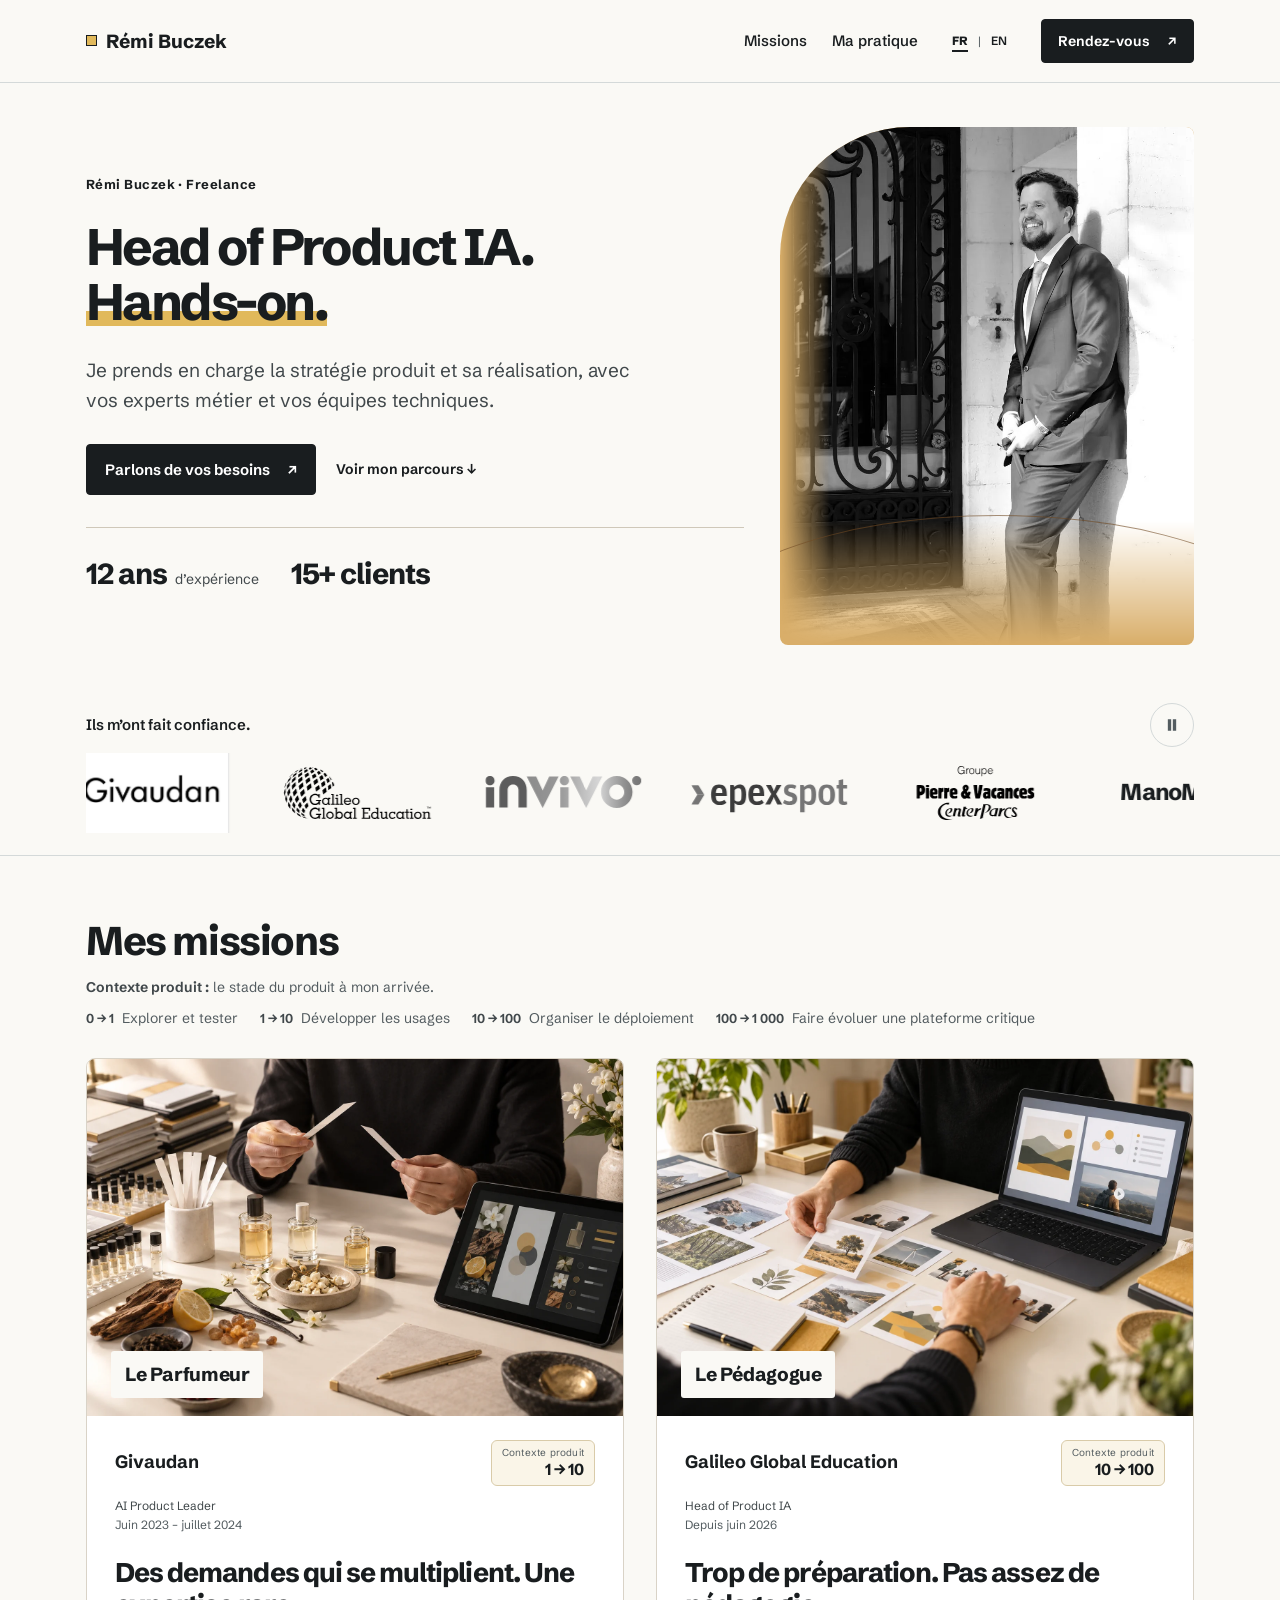
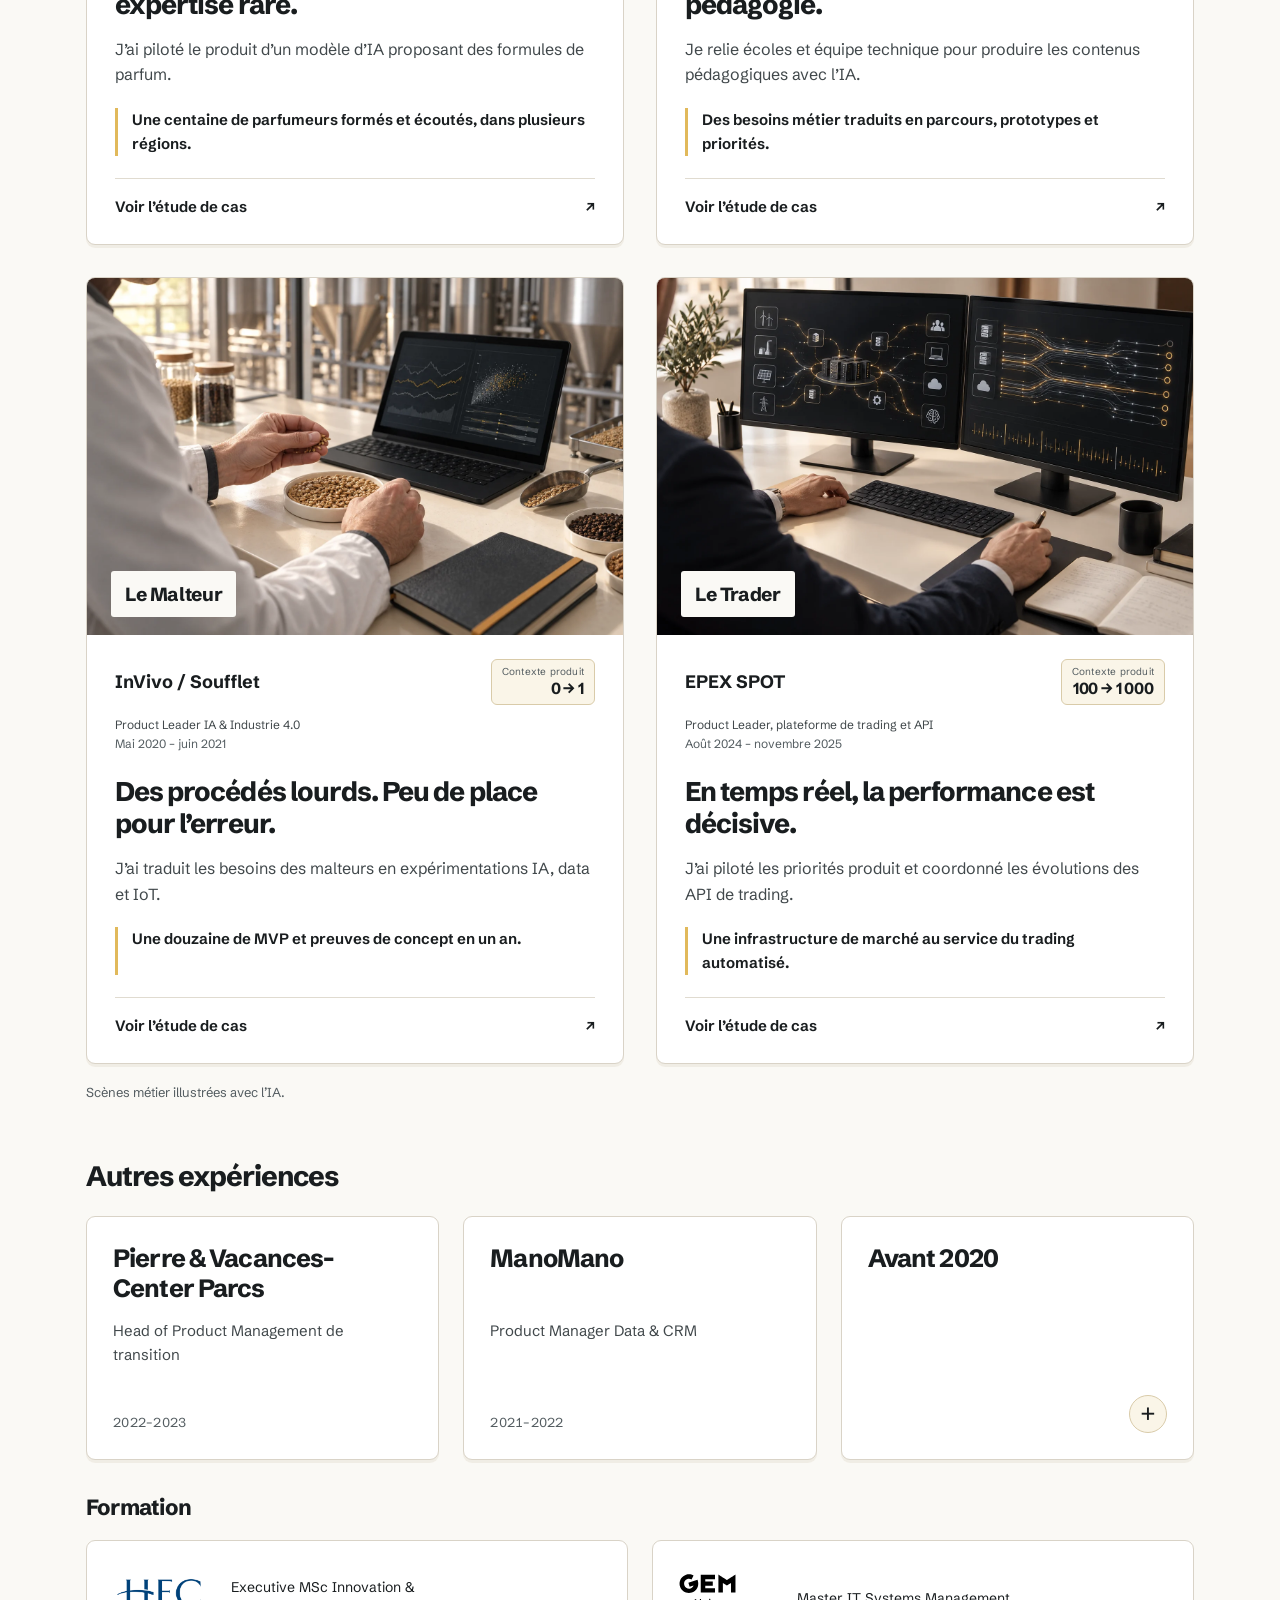
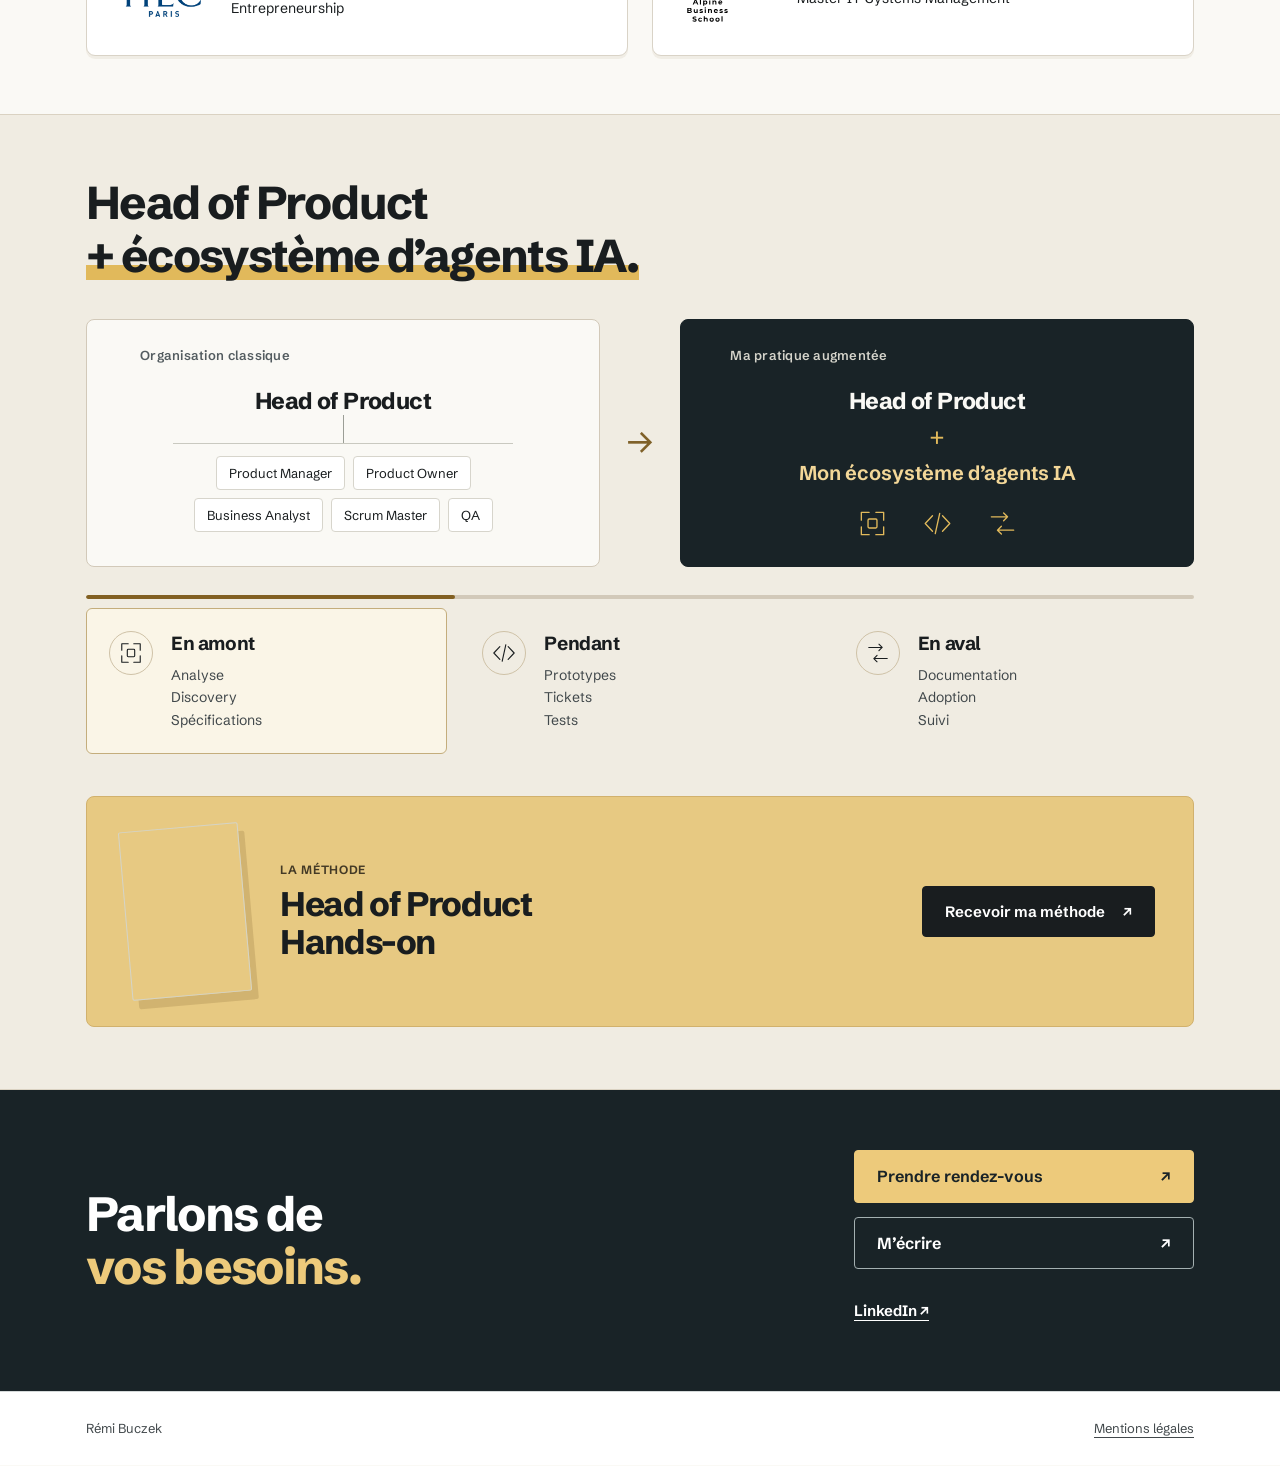
<file: offre.html>
<!doctype html><html lang="fr"><head><meta charset="utf-8"><meta name="viewport" content="width=device-width, initial-scale=1"><title>Rémi Buczek · Head of Product IA</title><meta name="robots" content="noindex"><link rel="canonical" href="https://remibuczek.com/"><meta http-equiv="refresh" content="0;url=/"><style>body{background:#f7f2e8;color:#201c18;font-family:system-ui,sans-serif;display:grid;place-items:center;min-height:100vh;margin:0}a{color:#7d5a12}</style></head><body><p>Cette page a été remplacée. <a href="/">Voir l'accueil</a>.</p></body></html>
</file>
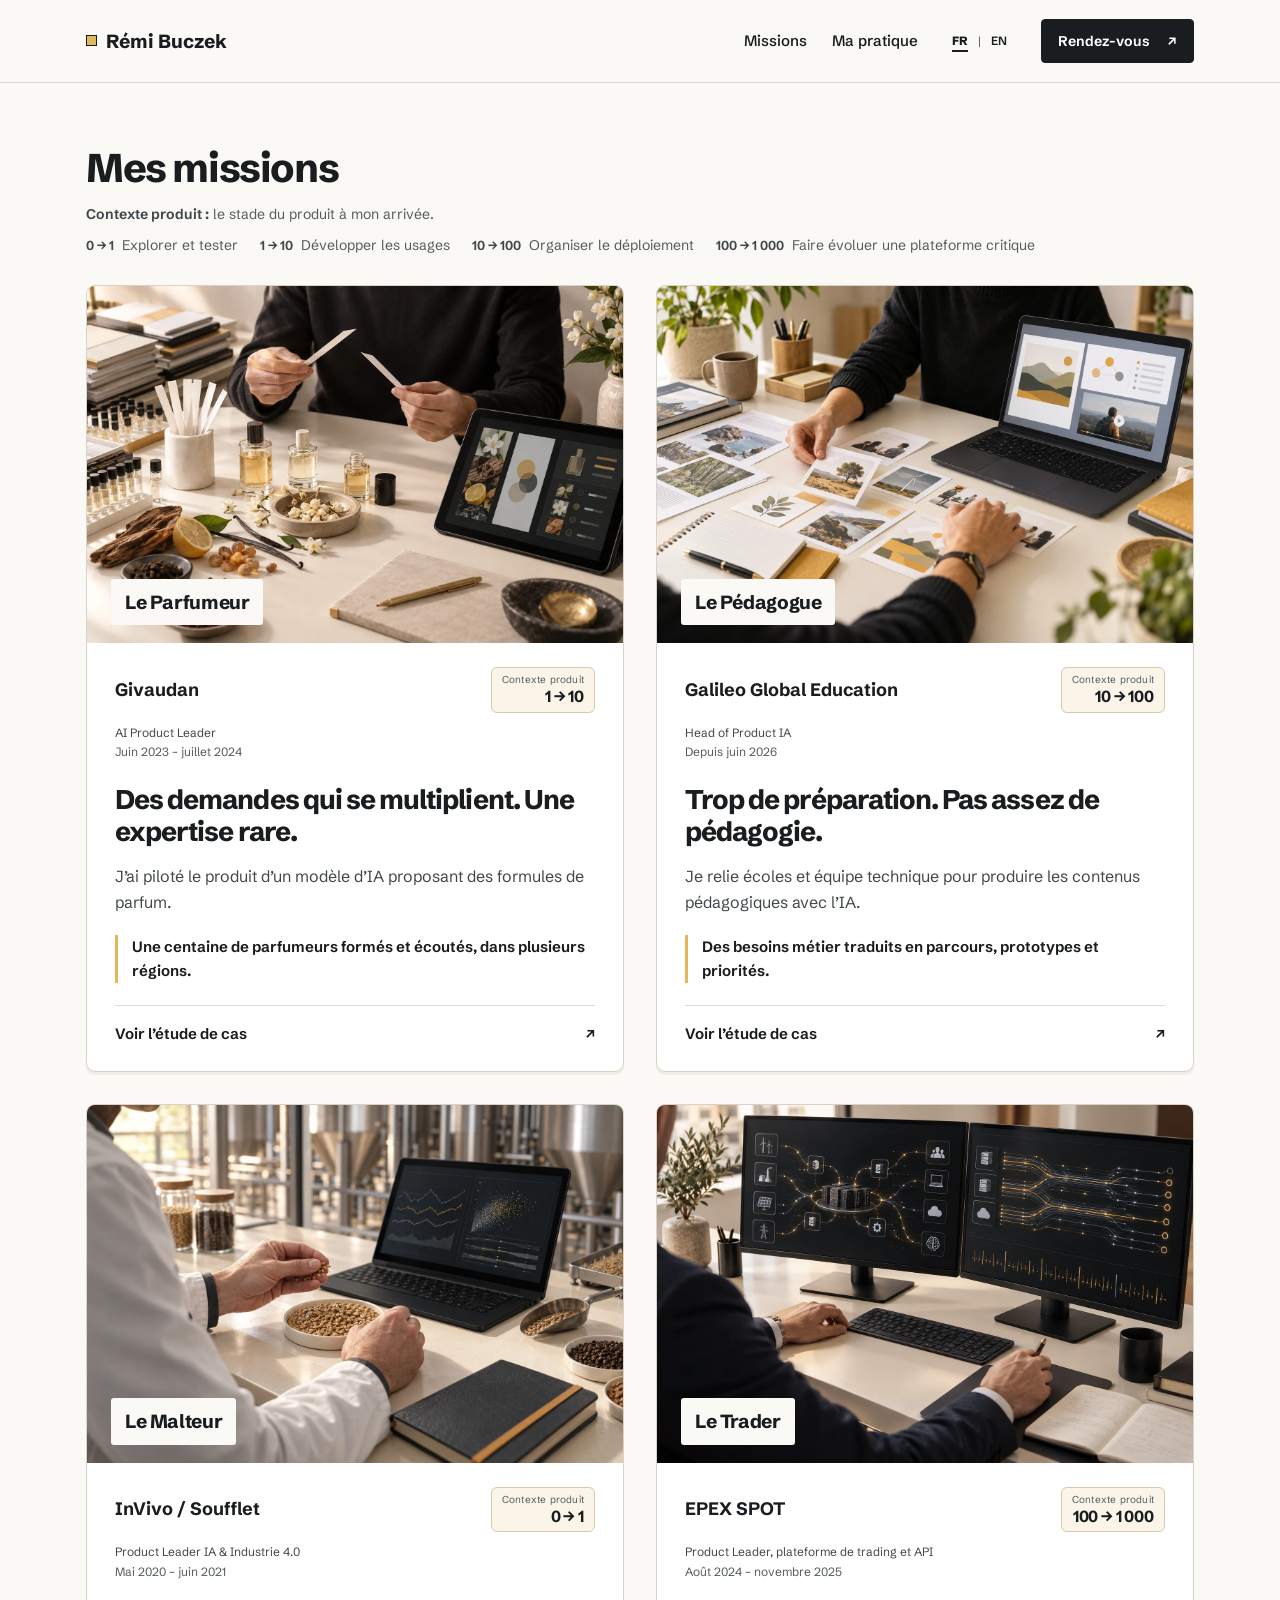
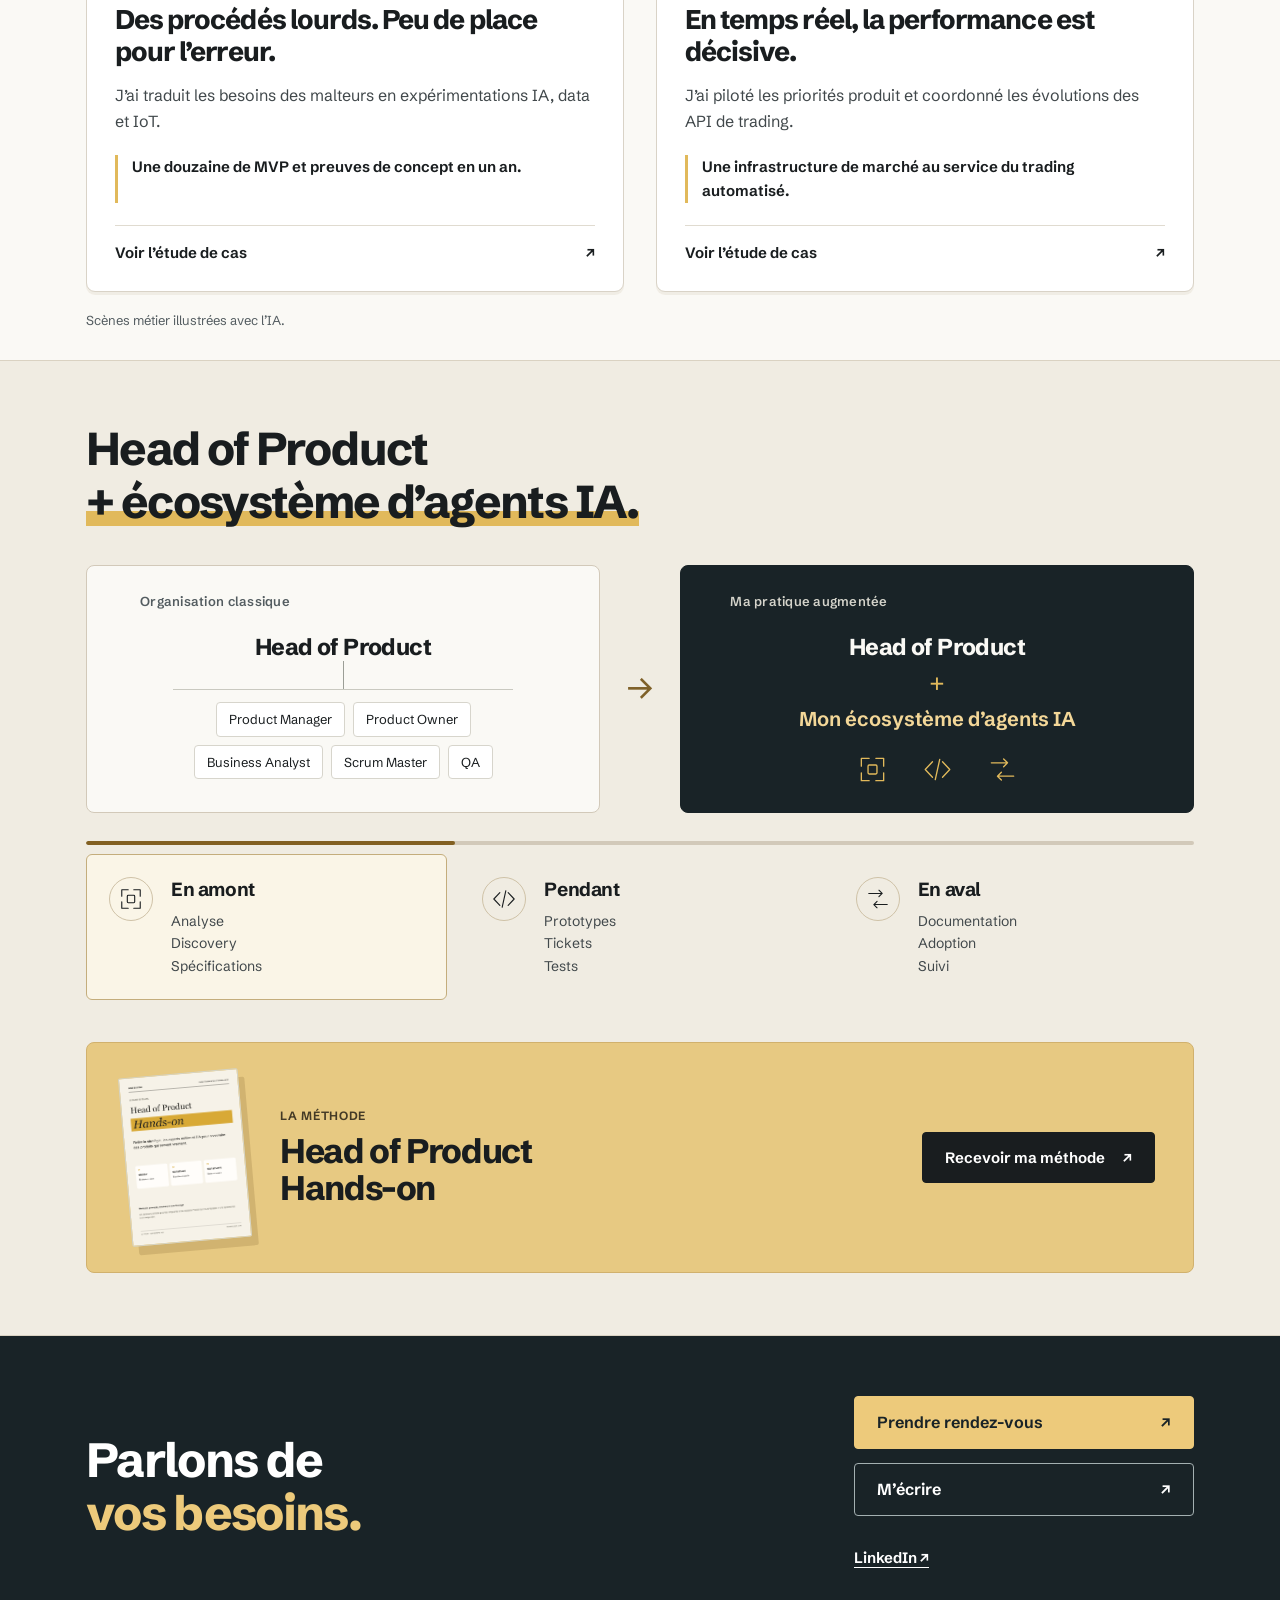
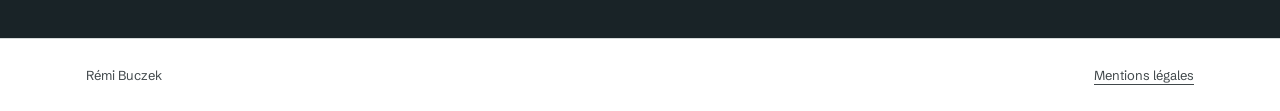
<file: ressources.html>
<!doctype html>
<html lang="fr">
<head>
<meta charset="utf-8"><meta name="viewport" content="width=device-width, initial-scale=1">
<title>Missions et méthode · Rémi Buczek, Head of Product IA</title><meta name="description" content="Rémi Buczek, Head of Product IA freelance et hands-on. Stratégie produit et réalisation avec vos experts métier et vos équipes techniques.">
<link rel="canonical" href="https://remibuczek.com/ressources.html">

<link rel="icon" type="image/svg+xml" href="favicon.svg"><link rel="apple-touch-icon" href="apple-touch-icon.png">
<meta name="theme-color" content="#faf9f5">
<meta property="og:type" content="website"><meta property="og:locale" content="fr_FR"><meta property="og:site_name" content="Rémi Buczek">
<meta property="og:url" content="https://remibuczek.com/ressources.html"><meta property="og:title" content="Missions et méthode · Rémi Buczek, Head of Product IA"><meta property="og:description" content="Rémi Buczek, Head of Product IA freelance et hands-on. Stratégie produit et réalisation avec vos experts métier et vos équipes techniques.">
<meta property="og:image" content="https://remibuczek.com/assets/og-profil.jpg"><meta property="og:image:width" content="1200"><meta property="og:image:height" content="630"><meta name="twitter:card" content="summary_large_image">
<link rel="preconnect" href="https://fonts.googleapis.com"><link rel="preconnect" href="https://fonts.gstatic.com" crossorigin>
<link href="https://fonts.googleapis.com/css2?family=Schibsted+Grotesk:wght@400;500;600;700;800&amp;display=swap" rel="stylesheet">
<link rel="stylesheet" href="assets/site.css?v=profil-v5"><script src="assets/site.js?v=experts-v7" defer></script>
</head>
<body class="profile-page concise-page dynamic-page refined-page resource-page">
<a class="skip" href="#top">Aller au contenu</a>
<header class="site"><div class="wrap nav">
<a class="brand" href="./" aria-label="Rémi Buczek — Accueil"><span aria-hidden="true"></span>Rémi Buczek</a>
<nav class="main-nav" aria-label="Navigation principale"><a href="./#etudes-de-cas">Missions</a><a href="./#methode">Ma pratique</a></nav>
<nav class="language-switch" aria-label="Langue"><a lang="fr" hreflang="fr" href="./" aria-current="true" aria-label="Français">FR</a><span aria-hidden="true">|</span><a lang="en" hreflang="en" href="en/" aria-label="English">EN</a></nav><a class="btn btn-primary" href="https://calendly.com/remibuczek/call" target="_blank" rel="noopener">Rendez-vous<span aria-hidden="true">↗</span><span class="sr-only"> (nouvel onglet)</span></a>
</div></header><main id="top" tabindex="-1"><section class="section cases" id="etudes-de-cas"><span id="produits"></span><div class="wrap"><div class="section-heading"><h1>Mes missions</h1></div><div class="context-legend"><p><strong>Contexte produit :</strong> le stade du produit à mon arrivée.</p><ul class="context-scale"><li><strong>0 → 1</strong><span>Explorer et tester</span></li><li><strong>1 → 10</strong><span>Développer les usages</span></li><li><strong>10 → 100</strong><span>Organiser le déploiement</span></li><li><strong>100 → 1 000</strong><span>Faire évoluer une plateforme critique</span></li></ul></div><div class="case-grid"><article class="expert-card" id="expert-givaudan" aria-labelledby="pain-givaudan"><span class="case-anchor" id="givaudan"></span><div class="case-visual"><img class="expert-image" src="assets/experts/parfumier-v1.webp" width="1536" height="1024" alt="Illustration IA : le parfumeur et ses outils métier" loading="lazy"><p class="case-persona">Le Parfumeur</p></div><div class="case-body"><div class="case-heading"><p class="company">Givaudan</p><p class="maturity"><span>Contexte produit</span><strong>1 → 10</strong></p></div><p class="mission-role">AI Product Leader<span>Juin 2023 – juillet 2024</span></p><h3 class="case-pain" id="pain-givaudan">Des demandes qui se multiplient. Une expertise rare.</h3><p class="intervention">J’ai piloté le produit d’un modèle d’IA proposant des formules de parfum.</p><p class="case-proof">Une centaine de parfumeurs formés et écoutés, dans plusieurs régions.</p><button class="btn btn-secondary" type="button" data-lead="givaudan" data-title="Demander l’étude de cas — Givaudan" data-description="Demandez l’étude de cas : contexte, choix produit et contribution de Rémi.">Voir l’étude de cas<span aria-hidden="true">↗</span></button></div></article>
<article class="expert-card" id="expert-galileo" aria-labelledby="pain-galileo"><span class="case-anchor" id="galileo"></span><div class="case-visual"><img class="expert-image" src="assets/experts/pedagogue-v1.webp" width="1536" height="1024" alt="Illustration IA : le pédagogue et ses outils métier" loading="lazy"><p class="case-persona">Le Pédagogue</p></div><div class="case-body"><div class="case-heading"><p class="company">Galileo Global Education</p><p class="maturity"><span>Contexte produit</span><strong>10 → 100</strong></p></div><p class="mission-role">Head of Product IA<span>Depuis juin 2026</span></p><h3 class="case-pain" id="pain-galileo">Trop de préparation. Pas assez de pédagogie.</h3><p class="intervention">Je relie écoles et équipe technique pour produire les contenus pédagogiques avec l’IA.</p><p class="case-proof">Des besoins métier traduits en parcours, prototypes et priorités.</p><button class="btn btn-secondary" type="button" data-lead="galileo" data-title="Demander l’étude de cas — Galileo Global Education" data-description="Demandez l’étude de cas : contexte, choix produit et contribution de Rémi.">Voir l’étude de cas<span aria-hidden="true">↗</span></button></div></article>
<article class="expert-card" id="expert-invivo" aria-labelledby="pain-invivo"><span class="case-anchor" id="invivo"></span><div class="case-visual"><img class="expert-image" src="assets/experts/malteur-v1.webp" width="1536" height="1024" alt="Illustration IA : le malteur et ses outils métier" loading="lazy"><p class="case-persona">Le Malteur</p></div><div class="case-body"><div class="case-heading"><p class="company">InVivo / Soufflet</p><p class="maturity"><span>Contexte produit</span><strong>0 → 1</strong></p></div><p class="mission-role">Product Leader IA &amp; Industrie 4.0<span>Mai 2020 – juin 2021</span></p><h3 class="case-pain" id="pain-invivo">Des procédés lourds. Peu de place pour l’erreur.</h3><p class="intervention">J’ai traduit les besoins des malteurs en expérimentations IA, data et IoT.</p><p class="case-proof">Une douzaine de MVP et preuves de concept en un an.</p><button class="btn btn-secondary" type="button" data-lead="invivo" data-title="Demander l’étude de cas — InVivo / Soufflet" data-description="Demandez l’étude de cas : contexte, choix produit et contribution de Rémi.">Voir l’étude de cas<span aria-hidden="true">↗</span></button></div></article>
<article class="expert-card" id="expert-epex" aria-labelledby="pain-epex"><span class="case-anchor" id="epex"></span><div class="case-visual"><img class="expert-image" src="assets/experts/trader-v1.webp" width="1536" height="1024" alt="Illustration IA : le trader et ses outils métier" loading="lazy"><p class="case-persona">Le Trader</p></div><div class="case-body"><div class="case-heading"><p class="company">EPEX SPOT</p><p class="maturity"><span>Contexte produit</span><strong>100 → 1 000</strong></p></div><p class="mission-role">Product Leader, plateforme de trading et API<span>Août 2024 – novembre 2025</span></p><h3 class="case-pain" id="pain-epex">En temps réel, la performance est décisive.</h3><p class="intervention">J’ai piloté les priorités produit et coordonné les évolutions des API de trading.</p><p class="case-proof">Une infrastructure de marché au service du trading automatisé.</p><button class="btn btn-secondary" type="button" data-lead="epex" data-title="Demander l’étude de cas — EPEX SPOT" data-description="Demandez l’étude de cas : contexte, choix produit et contribution de Rémi.">Voir l’étude de cas<span aria-hidden="true">↗</span></button></div></article></div><p class="image-note">Scènes métier illustrées avec l’IA.</p></div></section><section class="section bio" id="qui-suis-je"><span id="ressources"></span><span id="livres-blancs"></span><span id="head-product"></span><span id="kit"></span><span id="po"></span><span id="pm"></span><div class="wrap"><div class="practice" id="methode"><h2>Head of Product<br><mark>+ écosystème d’agents IA.</mark></h2><div class="operating-model" aria-label="Organisation Produit classique et ma pratique augmentée par l’IA"><div class="model-before"><h3>Organisation classique</h3><p class="product-node">Head of Product</p><div class="model-branch" aria-hidden="true"></div><ul class="role-list"><li>Product Manager</li><li>Product Owner</li><li>Business Analyst</li><li>Scrum Master</li><li>QA</li></ul></div><span class="model-arrow" aria-hidden="true">→</span><div class="model-after"><h3>Ma pratique augmentée</h3><p class="product-node">Head of Product</p><span class="ecosystem-plus" aria-hidden="true">+</span><p class="ecosystem-node">Mon écosystème d’agents IA</p><div class="ecosystem-icons" aria-hidden="true"><svg viewBox="0 0 52 52" width="36" height="36" aria-hidden="true" focusable="false" fill="none" stroke="currentColor" stroke-width="2.4" stroke-linecap="round" stroke-linejoin="round"><path d="M20 6H6v14M32 6h14v14M6 32v14h14M32 46h14V32"/><rect x="18" y="18" width="16" height="16" rx="2"/></svg><svg viewBox="0 0 52 52" width="36" height="36" aria-hidden="true" focusable="false" fill="none" stroke="currentColor" stroke-width="2.4" stroke-linecap="round" stroke-linejoin="round"><path d="m17 12-13 14 13 14M35 12l13 14-13 14M30 8l-8 36"/></svg><svg viewBox="0 0 52 52" width="36" height="36" aria-hidden="true" focusable="false" fill="none" stroke="currentColor" stroke-width="2.4" stroke-linecap="round" stroke-linejoin="round"><path d="M6 14h29l-7-7M35 14l-7 7M46 38H17l7-7M17 38l7 7"/></svg></div></div></div><fieldset class="agent-timeline"><legend class="sr-only">Explorer le travail de mon écosystème d’agents tout au long du produit</legend><input class="sr-only phase-radio" type="radio" name="product-phase" id="phase-before" value="before" checked><input class="sr-only phase-radio" type="radio" name="product-phase" id="phase-during" value="during"><input class="sr-only phase-radio" type="radio" name="product-phase" id="phase-after" value="after"><div class="phase-track" aria-hidden="true"><span></span></div><div class="phase-grid"><label class="phase phase-before" for="phase-before"><span class="phase-icon"><svg viewBox="0 0 52 52" width="36" height="36" aria-hidden="true" focusable="false" fill="none" stroke="currentColor" stroke-width="2.4" stroke-linecap="round" stroke-linejoin="round"><path d="M20 6H6v14M32 6h14v14M6 32v14h14M32 46h14V32"/><rect x="18" y="18" width="16" height="16" rx="2"/></svg></span><strong>En amont</strong><span class="phase-tasks"><span>Analyse</span><span>Discovery</span><span>Spécifications</span></span></label><label class="phase phase-during" for="phase-during"><span class="phase-icon"><svg viewBox="0 0 52 52" width="36" height="36" aria-hidden="true" focusable="false" fill="none" stroke="currentColor" stroke-width="2.4" stroke-linecap="round" stroke-linejoin="round"><path d="m17 12-13 14 13 14M35 12l13 14-13 14M30 8l-8 36"/></svg></span><strong>Pendant</strong><span class="phase-tasks"><span>Prototypes</span><span>Tickets</span><span>Tests</span></span></label><label class="phase phase-after" for="phase-after"><span class="phase-icon"><svg viewBox="0 0 52 52" width="36" height="36" aria-hidden="true" focusable="false" fill="none" stroke="currentColor" stroke-width="2.4" stroke-linecap="round" stroke-linejoin="round"><path d="M6 14h29l-7-7M35 14l-7 7M46 38H17l7-7M17 38l7 7"/></svg></span><strong>En aval</strong><span class="phase-tasks"><span>Documentation</span><span>Adoption</span><span>Suivi</span></span></label></div></fieldset><aside class="guide-banner" aria-labelledby="guide-title"><img class="book-preview" src="assets/resources/head-product-hands-on-cover.png" alt="Couverture du guide Head of Product Hands-on de Rémi Buczek" width="993" height="1404" loading="lazy"><div><p class="eyebrow">La méthode</p><h3 id="guide-title">Head of Product<br>Hands-on</h3></div><button class="btn btn-primary" type="button" data-lead="methode" data-title="Head of Product Hands-on" data-description="Recevez mon guide Head of Product Hands-on et échangeons sur votre contexte.">Recevoir ma méthode<span aria-hidden="true">↗</span></button></aside></div></div></section><section class="section contact" id="contact" aria-labelledby="contact-title"><div class="wrap contact-grid" id="accompagnement"><h2 id="contact-title">Parlons de<br><mark>vos besoins.</mark></h2><div class="contact-actions"><a class="btn btn-primary" href="https://calendly.com/remibuczek/call" target="_blank" rel="noopener">Prendre rendez-vous<span aria-hidden="true">↗</span><span class="sr-only"> (nouvel onglet)</span></a><button class="btn btn-secondary" type="button" data-lead="contact" data-title="Parlons de vos besoins" data-description="Votre contexte, votre équipe, ce que vous souhaitez me confier : écrivez-moi pour commencer l’échange.">M’écrire<span aria-hidden="true">↗</span></button><a class="text-link" href="https://www.linkedin.com/in/remibuczek" target="_blank" rel="noopener">LinkedIn <span aria-hidden="true">↗</span><span class="sr-only"> (nouvel onglet)</span></a></div></div></section></main><footer><div class="wrap footer-inner"><span>Rémi Buczek</span><a href="mentions-legales.html">Mentions légales</a></div></footer><dialog id="lead-dialog" aria-labelledby="lead-title" aria-describedby="lead-description"><button type="button" class="dialog-close" data-close-dialog aria-label="Fermer">×</button><p class="eyebrow">Un échange avec Rémi</p><h2 id="lead-title">Recevoir ma méthode</h2><p id="lead-description">Recevez ma méthode et échangeons sur votre contexte.</p><form id="lead-form" data-endpoint="https://formspree.io/f/meaalzez"><input type="hidden" name="resource" value="methode"><div class="honeypot" aria-hidden="true"><label>Ne pas remplir<input name="_gotcha" tabindex="-1" autocomplete="off"></label></div><label for="lead-email">Votre email professionnel</label><input id="lead-email" type="email" name="email" autocomplete="email" placeholder="vous@entreprise.fr" required maxlength="254"><label for="lead-message">Votre besoin <span>(facultatif)</span></label><textarea id="lead-message" name="message" rows="3" maxlength="3000" placeholder="Le métier, le défi ou le projet qui vous amène…"></textarea><label class="consent"><input type="checkbox" name="consent" value="contact-request" required><span>J’accepte d’être recontacté au sujet de cette demande.</span></label><p class="form-note" id="lead-mode-note">Cette demande s’envoie depuis votre messagerie. Vous pourrez relire l’email avant de l’envoyer.</p><button class="btn btn-primary" id="lead-submit" type="submit">Ouvrir mon email</button><p id="lead-status" role="status" aria-live="polite"></p><p class="privacy-note">Aucune inscription à une newsletter. <a href="mentions-legales.html">Mentions légales</a></p></form></dialog><noscript><p class="wrap">Pour une mission, ma méthode ou un échange : <a href="mailto:remibuczek@gmail.com">remibuczek@gmail.com</a>.</p></noscript></body></html>
</file>
<file: assets/site.css>
:root{--paper:#faf9f5;--white:#fff;--ink:#191d1f;--body:#41484b;--muted:#535c60;--line:#d4d9d9;--accent:#e1b95b;--soft:#f1f3f1;--wrap:1180px;--pad:clamp(20px,4vw,36px);--font:"Schibsted Grotesk",system-ui,-apple-system,"Segoe UI",sans-serif}
*,*::before,*::after{box-sizing:border-box}*{margin:0;padding:0}html{scroll-behavior:smooth;scroll-padding-top:110px}body{background:var(--paper);color:var(--ink);font-family:var(--font);font-size:17px;line-height:1.6;-webkit-font-smoothing:antialiased}img{display:block;max-width:100%;height:auto}a{color:inherit;text-underline-offset:4px}button,input,textarea{font:inherit}button{cursor:pointer}h1,h2,h3,h4{font-weight:750;letter-spacing:-.035em;line-height:1.1}h1{font-size:clamp(44px,5.4vw,72px)}h2{font-size:clamp(34px,4vw,52px)}h3{font-size:27px}h4{font-size:23px;line-height:1.25}p{overflow-wrap:break-word}mark{color:inherit;background:linear-gradient(transparent 66%,var(--accent) 66%,var(--accent) 93%,transparent 93%)}.wrap{max-width:var(--wrap);margin:auto;padding:0 var(--pad)}.section{padding:88px 0}.eyebrow{font-size:14px;line-height:1.4;letter-spacing:.015em;font-weight:650;color:var(--muted);margin-bottom:22px}.sr-only{position:absolute;width:1px;height:1px;margin:-1px;padding:0;overflow:hidden;clip:rect(0,0,0,0);white-space:nowrap;border:0}.skip{position:absolute;top:-90px;left:20px;z-index:100;background:var(--ink);color:#fff;padding:12px}.skip:focus{top:15px}:focus-visible{outline:3px solid #265f77;outline-offset:5px}main:focus{outline:none}
.site{position:sticky;top:0;z-index:20;background:var(--paper);border-bottom:1px solid var(--line)}.nav{display:flex;gap:30px;align-items:center;min-height:80px}.brand{display:flex;align-items:center;gap:9px;font-size:19px;font-weight:750;white-space:nowrap;text-decoration:none;margin-right:auto}.brand>span{width:11px;height:11px;background:var(--accent);border:1px solid var(--ink)}.nav nav{display:flex;align-items:center;gap:26px}.nav nav a{font-size:15px;font-weight:550;text-decoration:none;padding:12px 0}.nav nav a:hover{text-decoration:underline;text-decoration-thickness:2px}.nav>.btn{font-size:14px;padding:12px 16px}
.btn{display:inline-flex;align-items:center;justify-content:center;gap:18px;padding:15px 22px;border:1.5px solid var(--ink);border-radius:4px;font-size:16px;font-weight:650;line-height:1.3;text-decoration:none;transition:background .15s,transform .15s}.btn-primary{background:var(--ink);color:#fff}.btn-primary:hover{background:#36464c;transform:translateY(-1px)}.btn-secondary{background:transparent;color:var(--ink)}.btn-secondary:hover{background:var(--soft)}.btn:disabled{opacity:.65;cursor:wait}.text-link{font-weight:650}.hero{padding:66px 0 46px}.hero h1{max-width:1040px}.hero-lede{font-size:21px;line-height:1.6;color:var(--body);max-width:65ch;margin-top:28px}.hero-promise{font-size:18px;margin-top:18px;font-weight:600}.hero-actions{display:flex;align-items:center;gap:30px;margin-top:30px}.hero-actions>p{font-size:16px;line-height:1.45;color:var(--body)}.target{margin-top:32px;padding-top:22px;border-top:1px solid var(--line);font-size:15px;color:var(--body)}.target strong{font-size:19px;color:var(--ink);margin-right:6px}.target a{display:inline-block;margin-left:8px;font-size:14px}
.references{padding:24px 0 28px;border-bottom:1px solid var(--line);background:var(--white)}.reference-head{display:flex;align-items:center;justify-content:space-between;gap:20px;margin-bottom:12px}.reference-head p{font-size:16px;font-weight:600}.reference-head button{border:0;background:none;color:var(--muted);font-size:14px;text-decoration:underline;text-underline-offset:4px;padding:8px}.logo-marquee{overflow:hidden;position:relative}.logo-track{display:flex;width:max-content;animation:logos-scroll 38s linear infinite}.logo-group{display:flex;align-items:center;gap:50px;list-style:none;padding-right:50px;flex-shrink:0}.logo-group li{display:flex;align-items:center;justify-content:center;width:156px;height:80px;overflow:hidden}.logo-group img{width:156px;max-height:54px;object-fit:contain;filter:grayscale(1);mix-blend-mode:multiply}.logo-group img[src$="givaudan.jpg"]{height:156px;max-height:none;flex-shrink:0}.logo-group img[src$="galileo.svg"],.logo-group img[src$="pvcp.svg"]{filter:brightness(0);mix-blend-mode:normal}.brand-name{font-weight:750;font-size:23px;letter-spacing:-.035em}.logo-marquee[data-paused="true"] .logo-track,.logo-marquee:hover .logo-track,.logo-marquee:focus-within .logo-track{animation-play-state:paused}@keyframes logos-scroll{to{transform:translateX(-50%)}}
.section-heading{display:flex;align-items:flex-end;justify-content:space-between;gap:50px;margin-bottom:40px}.section-heading>div{flex:1;min-width:0}.section-lede{font-size:18px;color:var(--body);max-width:32ch}.case-grid{display:grid;grid-template-columns:repeat(2,minmax(0,1fr));gap:28px}.case-anchor{height:0;scroll-margin-top:120px}.expert-card{display:flex;flex-direction:column;padding:30px;border:1px solid var(--line);border-radius:10px;background:var(--white)}.case-heading{display:flex;align-items:center;justify-content:space-between;gap:20px;margin-bottom:25px}.sector{font-size:14px;font-weight:650;color:#3c5961;margin-bottom:8px}.case-heading h3{font-size:36px}.company{font-size:15px;color:var(--body);margin-top:8px}.expert-symbol{flex:0 0 86px;padding:9px;background:var(--soft);border-radius:18px;color:#4b6064}.expert-symbol svg{display:block;width:100%;height:auto}.expert-card h4{max-width:28ch;min-height:2.5em}.expert-card>p{font-size:16px;color:var(--body);margin-top:16px}.expert-card .intervention{padding-top:18px;border-top:1px solid var(--line)}.expert-card .case-proof{font-weight:650;color:var(--ink);min-height:3.2em}.maturity{display:flex;align-items:center;flex-wrap:wrap;gap:3px 10px;padding-top:18px;padding-bottom:22px;font-size:14px!important}.maturity span{flex-basis:100%;color:var(--muted);margin-bottom:3px}.maturity strong{color:var(--ink);font-size:17px}.expert-card>.btn{margin-top:auto;width:100%;justify-content:space-between;font-size:15px}
.bio{background:var(--white);border-top:1px solid var(--line);border-bottom:1px solid var(--line);position:relative}.bio>span{position:absolute;top:0}.bio-grid{display:grid;grid-template-columns:320px minmax(0,1fr);gap:64px;align-items:start}.bio-visual{position:sticky;top:120px}.portrait{border-radius:8px;overflow:hidden;background:var(--soft)}.portrait img{width:100%;aspect-ratio:4/5;object-fit:cover;filter:grayscale(1)}.portrait-caption{font-size:23px;font-weight:700;margin-top:20px;line-height:1.35}.portrait-caption span{display:block;font-size:15px;color:var(--body);font-weight:500;margin-top:7px}.bio-copy h2{font-size:clamp(34px,3.4vw,44px);line-height:1.15}.bio-copy>p:not(.eyebrow){color:var(--body);margin-top:22px;font-size:17px}.bio-copy .bio-intro{font-size:21px!important;font-weight:600;color:var(--ink)!important}.credentials{display:grid;grid-template-columns:repeat(3,minmax(0,1fr));gap:18px;margin-top:28px;padding:22px 0;border-top:1px solid var(--line);border-bottom:1px solid var(--line);font-size:14px;color:var(--body)}.credentials strong{display:block;color:var(--ink);font-size:16px;margin-bottom:5px}.practice{padding-top:30px}.practice h3{font-size:26px}.practice p{color:var(--body);margin-top:18px;font-size:17px}.practice .btn{margin-top:26px}
.method{background:var(--paper)}.steps{display:grid;grid-template-columns:repeat(4,minmax(0,1fr));gap:18px;list-style:none}.step{border-top:3px solid var(--ink);padding:24px 20px;background:var(--white);display:flex;flex-direction:column;gap:20px;border-radius:0 0 6px 6px}.step:last-child{border-color:#526e72;background:#eef3f2}.step-top{display:flex;justify-content:space-between;align-items:center;gap:10px;flex-wrap:wrap}.step-number{font-size:26px;letter-spacing:-.04em;font-weight:700}.duration{font-size:14px;color:var(--body)}.step h3{font-size:24px;min-height:2.3em}.step>p{font-size:16px;color:var(--body)}.step-output{padding-top:20px;margin-top:auto;border-top:1px solid var(--line);font-weight:550;color:var(--ink)!important}.step-output span{display:block;font-size:14px;color:var(--muted);font-weight:500;margin-bottom:8px}.schedule-note{font-size:15px;color:var(--body);margin-top:24px;max-width:90ch}.measurement{margin-top:42px;padding:28px 30px;background:var(--white);border:1px solid var(--line);border-radius:8px;display:grid;grid-template-columns:1fr auto;gap:20px 30px}.measurement h3{font-size:26px}.measurement p{font-size:16px;color:var(--body);margin-top:9px}.measurement ul{display:grid;grid-template-columns:repeat(2,auto);gap:8px 24px;list-style:none;align-content:center;font-size:15px;font-weight:650}.measurement li::before{content:"✓";margin-right:8px;color:#3f6462}.measurement details{grid-column:1/-1;border-top:1px solid var(--line);padding-top:16px}.measurement summary{font-size:15px;font-weight:600;cursor:pointer}.measurement details p{max-width:90ch}
.contact{background:#192327;color:#fff}.contact mark{background:none;color:#edca7b}.contact p{font-size:20px;color:#e0e6e6;margin:25px 0}.contact .btn-primary{background:#edca7b;color:#192327;border-color:#edca7b}.contact .btn-primary:hover{background:#f6db9d}footer{background:var(--white);border-top:1px solid var(--line)}.footer-inner{display:flex;align-items:center;flex-wrap:wrap;gap:18px 30px;padding-top:26px;padding-bottom:26px;font-size:14px;color:var(--body)}.footer-inner>span{margin-right:auto}.resource-intro h1{margin-bottom:28px}.resource-intro p:not(.eyebrow){max-width:60ch;margin-bottom:24px;color:var(--body)}
dialog{position:fixed;inset:0;margin:auto;width:min(560px,calc(100vw - 32px));max-height:calc(100dvh - 32px);padding:36px;border:1px solid var(--line);border-radius:12px;background:var(--white);color:var(--ink);overflow-y:auto;box-shadow:0 24px 100px #101d2b4d}dialog::backdrop{background:#101d2ba6;backdrop-filter:blur(3px)}.dialog-close{position:absolute;top:10px;right:14px;border:0;background:none;font-size:32px;line-height:1;width:40px;height:40px;color:var(--body)}dialog .eyebrow{margin-right:25px;margin-bottom:15px}dialog h2{font-size:32px;line-height:1.15;margin-bottom:18px}#lead-description{font-size:16px;line-height:1.5;color:var(--body);margin-bottom:22px}#lead-form{display:flex;flex-direction:column}#lead-form>label{font-size:15px;font-weight:600;margin:18px 0 8px}#lead-form>label:first-of-type{margin-top:0}#lead-form>label>span{font-weight:400}input[type=email],textarea{width:100%;padding:12px 14px;border:1px solid #879499;border-radius:5px;background:#fff;color:var(--ink);font-size:16px}textarea{resize:vertical;min-height:85px}.consent{display:flex;gap:10px;align-items:flex-start;font-size:14px!important;line-height:1.45}.consent input{width:18px;height:18px;margin-top:2px;flex-shrink:0;accent-color:var(--ink)}.form-note,.privacy-note{font-size:14px;line-height:1.5;color:var(--muted);margin:12px 0}.privacy-note{margin-bottom:0}#lead-submit{margin-top:10px}#lead-status{font-size:15px;line-height:1.5;margin-top:14px}#lead-status:empty{display:none}#lead-status[data-state=error]{color:#9e2525}#lead-status[data-state=success]{color:#1e5d46}.honeypot{position:absolute;left:-10000px;width:1px;height:1px;overflow:hidden}
@media(max-width:1050px){.nav{gap:18px}.nav nav{gap:18px}.bio-grid{grid-template-columns:270px minmax(0,1fr);gap:40px}.steps{grid-template-columns:repeat(2,minmax(0,1fr));gap:24px}.step h3{min-height:0}.step{padding:26px}.section-heading{gap:30px}.hero h1{font-size:58px}}
@media(max-width:800px){.site{position:static}.nav{flex-wrap:wrap;padding-top:15px;padding-bottom:12px;gap:16px}.nav nav{order:3;width:100%;justify-content:space-between;gap:20px}.nav nav a{padding:4px 0}.nav>.btn{font-size:13px;padding:12px 14px}.brand{font-size:17px}.section{padding:64px 0}.section-heading{display:block}.section-lede{max-width:55ch;margin-top:24px}.hero{padding:46px 0 38px}.hero h1{font-size:52px}.hero-lede{font-size:19px}.case-grid{gap:20px}.expert-card{padding:24px}.case-heading{gap:12px}.case-heading h3{font-size:29px}.expert-symbol{flex-basis:60px;padding:6px;border-radius:12px}.expert-card h4{font-size:22px}.bio-grid{grid-template-columns:1fr}.bio-visual{position:static;display:flex;align-items:center;gap:26px}.portrait{width:200px;flex-shrink:0}.portrait-caption{margin:0}.bio-copy h2{max-width:23ch}.measurement{grid-template-columns:1fr}.measurement ul{grid-template-columns:repeat(4,auto)}.logo-group{gap:35px;padding-right:35px}.logo-group li{width:140px}.logo-group img{width:140px}}
@media(max-width:600px){html{scroll-padding-top:20px}.brand{font-size:16px}.nav>.btn{font-size:12px;padding:12px 10px;gap:9px}.nav nav a{font-size:14px}.hero h1{font-size:clamp(37px,9.3vw,52px)}.hero h1 br{display:none}.hero h1 mark{display:block}.hero .eyebrow{font-size:13px}.hero-lede{font-size:18px;margin-top:23px}.hero-promise{font-size:16px}.hero-actions{align-items:flex-start;flex-direction:column;gap:20px}.hero-actions>.btn{width:100%}.hero-actions>p br{display:none}.target{font-size:14px}.target strong{display:block;margin-bottom:6px}.target a{margin:6px 0 0;display:block}.reference-head p{font-size:15px;max-width:22ch}.reference-head button{font-size:13px;min-width:46px}.section{padding:54px 0}h2{font-size:34px}.section-heading{margin-bottom:30px}.section-lede{font-size:17px}.case-grid{grid-template-columns:1fr}.expert-card{padding:26px}.expert-card h4{min-height:0}.case-heading h3{font-size:34px}.expert-symbol{flex-basis:72px}.expert-card .case-proof{min-height:0}.bio-visual{display:block}.portrait{width:250px;max-width:90%}.portrait-caption{margin-top:20px}.bio-copy h2{font-size:35px}.bio-copy .bio-intro{font-size:20px!important}.credentials{grid-template-columns:1fr;gap:18px}.credentials>span{display:flex;justify-content:space-between;gap:18px;align-items:baseline}.credentials strong{margin:0;max-width:50%}.practice .btn{width:100%}.steps{grid-template-columns:1fr}.step h3{font-size:26px}.step-output{margin-top:5px}.measurement{padding:25px}.measurement ul{grid-template-columns:1fr 1fr;gap:12px}.measurement h3{font-size:25px}.contact h2{font-size:34px}.contact p{font-size:18px}.contact .btn{width:100%}.footer-inner{font-size:13px}.footer-inner>span{flex-basis:100%}dialog{padding:30px 23px;max-height:calc(100dvh - 24px)}dialog h2{font-size:29px}}
@media(max-width:360px){.nav{gap:14px 8px}.brand{font-size:14px;gap:6px}.nav>.btn{font-size:11px;padding:11px 8px;gap:6px}.nav nav{gap:10px}.nav nav a{font-size:13px}.case-heading h3{font-size:29px}.expert-symbol{flex-basis:56px}.expert-card{padding:23px}.hero h1{font-size:36px}.credentials>span{display:block}.measurement ul{grid-template-columns:1fr}.reference-head{gap:5px}}
@media(prefers-reduced-motion:reduce){html{scroll-behavior:auto}.logo-track{animation:none}.logo-marquee{overflow-x:auto}.logo-group[aria-hidden=true]{display:none}#logos-toggle{display:none}.btn{transition:none}.btn-primary:hover{transform:none}}
/* Experts, outcomes and the personal operating model. */
.hero{padding:72px 0 64px}.hero h1{font-size:clamp(42px,4.35vw,58px);max-width:1070px;line-height:1.1}.hero-lede{max-width:58ch;margin-top:26px;font-size:20px}.hero-actions{margin-top:28px}.expert-equation{display:flex;align-items:center;gap:18px;margin-top:30px;width:fit-content;font-size:20px;line-height:1.3}.expert-equation>span,.expert-equation>strong{padding:14px 20px;border:1px solid var(--line);border-radius:6px;background:#fff;font-weight:600}.expert-equation>strong{background:#eaf0ed;border-color:#bbccc3}.expert-equation>b{font-weight:400;color:var(--muted);font-size:26px}.reference-head p{font-size:18px}.reference-head button{display:grid;place-items:center;min-width:44px;min-height:44px;border-radius:50%;border:1px solid var(--line);padding:8px;text-decoration:none}.reference-head button:hover{background:var(--soft)}.reference-head button svg{display:block;width:20px;height:20px}
.value-block{padding:64px 0 32px}.value-heading{display:flex;justify-content:space-between;align-items:center;gap:30px}.value-heading h2{font-size:34px;line-height:1.2}.productivity-target{display:flex;flex-direction:column;line-height:1.4}.productivity-target strong{font-size:44px;letter-spacing:-.05em;white-space:nowrap}.productivity-target span{font-size:17px}.target-note{font-size:16px;color:var(--body);margin-top:22px}.metric-grid{display:grid;grid-template-columns:repeat(4,minmax(0,1fr));list-style:none;gap:25px;padding-top:26px;margin-top:26px;border-top:1px solid var(--line)}.metric-grid li{display:grid;grid-template-columns:32px 1fr;gap:8px 10px;align-content:start}.metric-icon{display:grid;place-items:center;background:#eaf0ed;border-radius:50%;width:32px;height:32px;font-size:22px;grid-row:1/3;color:#284b3b}.metric-grid strong{font-size:17px;line-height:1.35;padding-top:4px}.metric-grid li>span:last-child{font-size:15px;line-height:1.5;color:var(--body);grid-column:2}
.cases{padding-top:64px}.section-heading>h2{flex:1}.expert-card{padding:0;overflow:hidden}.expert-image{width:100%;aspect-ratio:3/2;object-fit:cover}.case-body{display:flex;flex-direction:column;padding:30px;flex:1}.case-heading{margin-bottom:23px}.case-heading h3{font-size:36px}.sector{font-size:16px;color:#36535a}.company{font-size:17px}.expert-card h4{min-height:2.5em}.case-body>p{font-size:17px;color:var(--body);margin-top:16px}.case-body .case-proof{color:var(--ink);font-size:17px}.case-body>.btn{margin-top:auto;width:100%;justify-content:space-between}.maturity{font-size:16px!important;padding-top:20px}.maturity span{font-size:15px}.maturity strong{font-size:20px}.image-note{color:var(--muted);font-size:15px;margin-top:20px}
.bio-visual{position:static}.portrait img{aspect-ratio:3/4;filter:none}.portrait-caption{font-size:26px}.bio-copy h2{font-size:clamp(32px,3.1vw,43px)}.experience{display:grid;grid-template-columns:1fr 1fr;gap:25px;margin:26px 0}.experience p{font-size:16px;color:var(--body);max-width:20ch;line-height:1.45}.experience strong{display:block;font-size:36px;color:var(--ink);font-weight:700;letter-spacing:-.04em;margin-bottom:5px}.bio-copy>p:not(.eyebrow){margin-top:18px}.credentials{align-items:center;grid-template-columns:1fr 1fr 1.25fr;gap:22px;padding:22px 0;margin-top:25px;font-size:15px}.credentials>div{display:flex;flex-direction:column;align-items:flex-start;justify-content:center;gap:12px}.credentials img{height:54px;width:108px;object-fit:contain;object-position:left center}.credentials img[src$="gem.svg"]{height:58px;width:94px;filter:brightness(0)}.credentials strong{font-size:17px;line-height:1.4;margin:0}.credentials span{font-size:14px;line-height:1.4}
.practice{margin-top:52px;padding:40px;background:#f1f4f1;border:1px solid #d6dfd7;border-radius:12px;scroll-margin-top:110px}.practice-intro{display:flex;justify-content:space-between;gap:50px;align-items:center}.practice h3{font-size:34px;line-height:1.2;max-width:25ch}.practice-intro p{font-size:18px;max-width:52ch}.book-preview{width:150px;height:auto;flex-shrink:0;transform:rotate(4deg);box-shadow:9px 12px 0 #dbe1d9,0 12px 22px #22342622;border:1px solid #d4d4c8;border-radius:2px}.operating-model{display:grid;grid-template-columns:1fr 40px 1fr;gap:18px;margin-top:36px;align-items:stretch}.model-before,.model-after{padding:24px;border:1px solid var(--line);border-radius:8px;background:white}.operating-model h4{font-size:18px;letter-spacing:0;margin-bottom:22px;line-height:1.4}.human-node{font-weight:650;font-size:17px;line-height:1.45;text-align:center;border:1px solid #89989d;padding:14px 10px;border-radius:6px;background:var(--paper)}.human-node span{display:block;font-size:16px;font-weight:500}.model-connector{height:22px;width:1px;background:#9aa9a0;margin:auto}.role-nodes{display:flex;flex-wrap:wrap;justify-content:center;gap:8px;list-style:none}.role-nodes li{font-size:14px;line-height:1.4;padding:9px 10px;border:1px solid var(--line);border-radius:5px;background:var(--paper)}.model-arrow{align-self:center;text-align:center;font-size:32px;color:#50685c}.model-after{border-color:#a8bdb0}.model-after .human-node{background:#203a30;color:#fff;border-color:#203a30}.agent-factory{padding:15px 12px;border:1px solid #b5c8ba;border-radius:6px;background:#eff5ee;text-align:center}.agent-factory>strong{font-size:16px}.agent-factory ul{display:flex;flex-wrap:wrap;justify-content:center;gap:8px 16px;list-style:none;font-size:14px;line-height:1.4;margin-top:12px}.agent-factory li::before{content:"·";margin-right:6px}.practice-bottom{display:flex;justify-content:space-between;align-items:center;gap:25px;margin-top:25px}.practice-bottom p{margin:0;font-size:16px}.practice-bottom .btn{margin:0;flex-shrink:0}.method .section-lede{font-size:18px;max-width:30ch}.schedule-note{font-size:16px}
@media(max-width:1050px){.nav nav{gap:18px}.nav nav a{font-size:14px}.bio-grid{gap:38px}.practice{padding:32px}.operating-model{gap:10px;grid-template-columns:1fr 25px 1fr}.model-before,.model-after{padding:20px}.metric-grid{gap:18px}.metric-grid li{grid-template-columns:1fr}.metric-icon{grid-row:auto}.metric-grid li>span:last-child{grid-column:auto}}
@media(max-width:800px){.hero{padding:48px 0}.hero h1{font-size:49px}.hero-lede{font-size:19px}.expert-equation{font-size:18px;gap:14px}.value-heading h2{font-size:29px}.productivity-target strong{font-size:36px}.metric-grid{grid-template-columns:1fr 1fr;gap:28px}.metric-grid li{grid-template-columns:32px 1fr}.metric-icon{grid-row:1/3}.metric-grid li>span:last-child{grid-column:2}.case-body{padding:24px}.case-heading h3{font-size:31px}.case-body>p{font-size:16px}.case-body>.btn{font-size:15px;padding:15px}.bio-visual{display:flex}.portrait{width:210px}.credentials{grid-template-columns:repeat(3,minmax(0,1fr))}.practice h3{font-size:29px}.practice-intro{gap:25px}.book-preview{width:115px}.practice-bottom{flex-wrap:wrap}.practice-bottom .btn{width:auto}.operating-model{grid-template-columns:1fr 22px 1fr;gap:8px}.model-before,.model-after{padding:16px}.role-nodes li{font-size:13px;padding:8px}.agent-factory{padding:14px 9px}}
@media(max-width:600px){.hero{padding:36px 0 40px}.hero h1{font-size:clamp(33px,9vw,44px);line-height:1.12}.hero h1 br{display:none}.hero h1 mark{display:inline}.hero-lede{font-size:18px;line-height:1.5;margin-top:23px}.expert-equation{display:grid;grid-template-columns:1fr 14px 1fr 14px 1fr;gap:7px;width:100%;font-size:15px;margin-top:25px;text-align:center}.expert-equation>span,.expert-equation>strong{padding:12px 6px;display:grid;place-items:center;min-height:64px}.expert-equation>b{font-size:22px}.hero-actions{margin-top:24px}.hero-actions>.btn{width:100%}.reference-head p{font-size:17px;max-width:none}.value-block{padding:44px 0 10px}.value-heading{display:block}.value-heading h2{font-size:29px}.productivity-target{margin-top:25px}.productivity-target strong{font-size:41px}.productivity-target span{font-size:17px}.target-note{font-size:15px;margin-top:12px;max-width:38ch}.metric-grid{gap:24px 20px}.metric-grid li{grid-template-columns:1fr;gap:7px}.metric-icon{grid-row:auto}.metric-grid li>span:last-child{grid-column:auto}.metric-grid strong{font-size:17px}.metric-grid li>span:last-child{font-size:15px}.cases{padding-top:48px}.case-body{padding:25px}.expert-card h4{min-height:0;font-size:23px}.case-heading h3{font-size:34px}.case-body>p{font-size:17px}.case-body>.btn{font-size:16px}.maturity{font-size:15px!important}.image-note{font-size:14px}.bio-grid{gap:32px}.bio-visual{display:flex;gap:22px;align-items:flex-end}.portrait{width:145px;max-width:50%}.portrait-caption{font-size:24px;margin:0 0 6px;max-width:5ch}.bio-copy h2{font-size:33px}.experience{gap:22px;margin:24px 0}.experience strong{font-size:33px}.experience p{font-size:15px}.bio-copy .bio-intro{font-size:20px!important}.credentials{grid-template-columns:1fr 1fr;gap:25px}.credentials>div:last-child{grid-column:1/-1;flex-direction:row;justify-content:flex-start;align-items:center;gap:20px}.credentials img{height:50px}.credentials strong{font-size:15px}.credentials span{font-size:14px}.practice{margin:38px -8px 0;padding:26px 20px}.practice-intro{align-items:flex-start;gap:15px}.practice h3{font-size:28px}.practice-intro p{font-size:17px}.practice-intro{flex-wrap:wrap}.book-preview{display:block;width:105px;margin:8px 0 12px}.operating-model{grid-template-columns:1fr;gap:12px;margin-top:26px}.model-arrow{transform:rotate(90deg);font-size:28px}.model-before,.model-after{padding:20px}.operating-model h4{font-size:18px;margin-bottom:16px}.role-nodes li{font-size:14px}.agent-factory ul{font-size:15px}.practice-bottom p{font-size:16px}.practice-bottom .btn{width:100%}.method .section-lede{font-size:18px}.schedule-note{font-size:15px}}
@media(max-width:360px){.hero h1{font-size:33px}.nav nav{gap:8px}.nav nav a{font-size:12px}.case-body{padding:22px}.case-heading h3{font-size:31px}.case-body>.btn{font-size:14px;gap:10px}.bio-copy h2{font-size:31px}.value-heading h2{font-size:27px}.productivity-target strong{font-size:37px}.practice h3{font-size:26px}.portrait{width:130px}.portrait-caption{font-size:23px}}
@media(prefers-reduced-motion:reduce){.book-preview{transform:none}}
@media print{.site,.btn,footer,dialog,.logo-group[aria-hidden=true],#logos-toggle{display:none}.section{padding:28px 0}.logo-track{animation:none}.logo-marquee{overflow:visible}.case-grid,.steps{display:block}.expert-card,.step{break-inside:avoid;margin-bottom:20px}.contact{background:white;color:var(--ink)}.bio-visual{position:static}}
.cases .section-heading h1{font-size:clamp(34px,4vw,52px)}

/* Personal profile, October 2026. Scoped to keep the historical offer intact. */
.profile-page .eyebrow{font-size:12px;font-weight:700;letter-spacing:.1em;text-transform:uppercase;margin-bottom:18px}
.profile-page .nav{min-height:82px}
.profile-page .nav nav{gap:24px}
.profile-page .hero{padding:60px 0 48px}
.profile-page .hero-grid{display:grid;grid-template-columns:minmax(0,1fr) 310px;gap:62px;align-items:center}
.profile-page .hero-copy{min-width:0}
.profile-page .hero h1{font-size:clamp(46px,4.6vw,66px);line-height:1.07;letter-spacing:-.055em}
.profile-page .hero h1 mark{display:inline-block}
.profile-page .hero-lede{max-width:49ch;font-size:20px;line-height:1.6;margin-top:26px}
.profile-page .hero-practice{font-size:15px;color:var(--body);margin-top:14px}
.profile-page .hero-actions{gap:24px;margin-top:26px}
.profile-page .hero-actions .text-link{font-size:14px;text-decoration:none;white-space:nowrap}
.profile-page .hero-actions .text-link:hover{text-decoration:underline}
.profile-page .hero-facts{display:flex;gap:32px;border-top:1px solid var(--line);padding-top:22px;margin-top:30px;font-size:14px;color:var(--body)}
.profile-page .hero-facts strong{color:var(--ink);font-size:24px;font-weight:750;letter-spacing:-.035em;margin-right:4px}
.profile-page .hero-portrait{position:relative;margin:0}
.profile-page .hero-portrait picture{display:block;border-radius:8px 8px 0 0;overflow:hidden;background:#e9e4dc}
.profile-page .hero-portrait img{width:100%;aspect-ratio:4/5;object-fit:cover}
.profile-page .hero-portrait figcaption{background:#eeeae1;border-top:3px solid var(--accent);padding:15px 20px;border-radius:0 0 8px 8px;display:flex;flex-direction:column;gap:2px}
.profile-page .hero-portrait figcaption strong{font-size:16px}
.profile-page .hero-portrait figcaption span{font-size:13px;color:var(--body)}
.profile-page .references{padding:18px 0 22px}
.profile-page .reference-head{margin-bottom:6px}
.profile-page .reference-head p{font-size:15px}
.profile-page .today{padding:52px 0;background:#f1efe8;border-bottom:1px solid #d9d7cd}
.profile-page .today-grid{display:grid;grid-template-columns:1fr 1.35fr;gap:70px;align-items:start}
.profile-page .today .eyebrow{color:#655027;margin-bottom:14px}
.profile-page .today h2{font-size:30px;line-height:1.2;max-width:18ch}
.profile-page .today-role{font-size:16px;font-weight:600;margin-top:12px}
.profile-page .today-copy p{font-size:17px;color:var(--body);line-height:1.65}
.profile-page .today-copy p+p{margin-top:12px}
.profile-page .today-copy .text-link{display:inline-block;margin-top:18px;font-size:14px}
.profile-page .cases{padding-top:76px;padding-bottom:36px}
.profile-page .section-heading h2,.profile-page .section-heading h1{font-size:clamp(32px,3.5vw,46px);line-height:1.15}
.profile-page .section-heading .section-lede{font-size:17px;max-width:30ch}
.profile-page .case-grid{gap:26px}
.profile-page .expert-card{border-radius:8px}
.profile-page .expert-image{aspect-ratio:3/2;object-position:center}
.profile-page .case-body{padding:28px}
.profile-page .case-heading{margin-bottom:0}
.profile-page .sector{font-size:12px;letter-spacing:.06em;text-transform:uppercase;margin-bottom:8px}
.profile-page .case-heading h3{font-size:32px}
.profile-page .company{font-size:18px;font-weight:650;color:var(--ink);margin-top:9px}
.profile-page .case-body .mission-role{font-size:14px;line-height:1.45;margin-top:8px;margin-bottom:24px;color:var(--body)}
.profile-page .mission-role span{display:block;font-size:13px;color:var(--muted);margin-top:4px}
.profile-page .expert-card h4{font-size:21px;min-height:2.5em}
.profile-page .case-body>p{font-size:16px;margin-top:14px}
.profile-page .case-body .intervention{padding-top:16px}
.profile-page .case-body .case-proof{font-size:16px;min-height:3.2em}
.profile-page .maturity{font-size:14px!important;padding-top:16px;padding-bottom:24px}
.profile-page .maturity span{font-size:13px}
.profile-page .maturity strong{font-size:19px}
.profile-page .case-body>.btn{font-size:14px;gap:10px;padding:14px 16px}
.profile-page .image-note{font-size:13px}
.profile-page .career{padding-top:42px;padding-bottom:72px}
.profile-page .career .section-heading{margin-bottom:32px}
.profile-page .career-row{display:grid;grid-template-columns:130px minmax(0,1.1fr) minmax(0,1fr);gap:28px;padding:30px 0;border-top:1px solid var(--line)}
.profile-page .career-row h3{font-size:23px;line-height:1.25;letter-spacing:-.025em}
.profile-page .career-row p{font-size:15px;color:var(--body);line-height:1.65}
.profile-page .career-row .career-date{font-size:13px;font-weight:650;color:var(--muted);padding-top:3px}
.profile-page .career-row .career-role{font-size:14px;margin-top:8px}
.profile-page .early-copy p+p{margin-top:14px}
.profile-page .early-copy strong{font-weight:650;color:var(--ink)}
.profile-page .credentials{grid-template-columns:1.25fr 1.25fr 1fr;margin-top:18px;padding:30px 0;gap:40px;border-bottom:0;align-items:start}
.profile-page .credentials>div{gap:16px}
.profile-page .credentials img{height:45px;width:100px}
.profile-page .credentials img[src$="gem.svg"]{height:45px;width:100px}
.profile-page .credentials>div:last-child{padding-top:8px}
.profile-page .credentials strong{font-size:18px}
.profile-page .credentials span{font-size:13px;line-height:1.55}
.profile-page .bio{padding:68px 0;background:#f0f3ef}
.profile-page .practice{margin:0;padding:0;border:0;border-radius:0;background:transparent}
.profile-page .practice h2{font-size:clamp(30px,3vw,42px);line-height:1.2;max-width:28ch}
.profile-page .practice-intro{gap:64px}
.profile-page .practice-intro p{font-size:18px;max-width:62ch}
.profile-page .book-preview{margin-right:18px;width:135px}
.profile-page .operating-model{margin-top:38px}
.profile-page .practice-bottom{margin-top:28px}
.profile-page .formats{padding:76px 0}
.profile-page .format-grid{display:grid;grid-template-columns:1fr 1fr;gap:26px}
.profile-page .format-card{padding:30px;border:1px solid var(--line);border-top:3px solid var(--ink);background:#fff;display:flex;flex-direction:column}
.profile-page .format-card:last-child{border-top-color:#ab7b22}
.profile-page .format-card h3{font-size:28px;line-height:1.2;max-width:20ch}
.profile-page .format-card>p:not(.eyebrow){font-size:16px;color:var(--body);margin-top:18px}
.profile-page .format-card .format-need{font-weight:600;color:var(--ink)!important}
.profile-page .format-card .format-result{font-size:14px!important;border-top:1px solid var(--line);padding-top:18px;margin-top:auto!important}
.profile-page .format-card>p:nth-last-child(2){padding-bottom:26px}
.profile-page .contact{padding:68px 0}
.profile-page .contact-grid{display:grid;grid-template-columns:1fr 340px;gap:70px;align-items:center}
.profile-page .contact .eyebrow{font-size:12px;color:#cbd2d1;margin:0 0 22px}
.profile-page .contact h2{font-size:48px}
.profile-page .contact p:not(.eyebrow){font-size:18px;margin-bottom:0}
.profile-page .contact-actions{display:flex;flex-direction:column;gap:14px;align-items:stretch}
.profile-page .contact-actions .btn{justify-content:space-between}
.profile-page .contact-actions .btn-secondary{color:white;border-color:#a4b0b1}
.profile-page .contact-actions .btn-secondary:hover{background:#2e3d42}
.profile-page .contact-actions .text-link{font-size:15px;align-self:flex-start;margin-top:8px;padding:8px 0}
.profile-page .footer-inner{font-size:13px}
.profile-page .text-link:hover{text-decoration-thickness:2px}
.profile-page .section,.profile-page .today{scroll-margin-top:20px}
@media(min-width:801px) and (max-width:1100px){
  .profile-page .hero-grid{grid-template-columns:minmax(0,1fr) 260px;gap:32px}
  .profile-page .hero h1{font-size:48px}
  .profile-page .hero-actions{gap:18px;flex-wrap:wrap}
  .profile-page .nav{gap:18px}.profile-page .nav nav{gap:16px}.profile-page .nav nav a{font-size:13px}
  .profile-page .nav>.btn{font-size:12px;padding:12px}
  .profile-page .career-row{grid-template-columns:100px 1fr 1fr;gap:22px}
}
@media(max-width:800px){
  .profile-page .nav{min-height:0}.profile-page .nav nav{gap:14px}
  .profile-page .hero{padding:42px 0 36px}
  .profile-page .hero-grid{grid-template-columns:minmax(0,1fr) 220px;gap:30px}
  .profile-page .hero h1{font-size:42px}
  .profile-page .hero-lede{font-size:18px;margin-top:20px}
  .profile-page .hero-actions{flex-wrap:wrap;gap:18px}
  .profile-page .hero-facts{flex-wrap:wrap;gap:6px 20px;margin-top:24px;padding-top:18px}
  .profile-page .hero-facts strong{font-size:22px}
  .profile-page .hero-portrait figcaption{padding:14px}
  .profile-page .today{padding:38px 0}.profile-page .today-grid{gap:32px;grid-template-columns:1fr 1.3fr}.profile-page .today h2{font-size:27px}
  .profile-page .cases{padding-top:54px}
  .profile-page .case-body{padding:22px}.profile-page .case-body>.btn{font-size:13px;padding:13px 12px}
  .profile-page .case-grid{gap:20px}
  .profile-page .career-row{grid-template-columns:100px 1fr;gap:12px 24px}.profile-page .career-row>p:last-child,.profile-page .early-copy{grid-column:2}
  .profile-page .credentials{gap:24px}
  .profile-page .bio{padding:50px 0}.profile-page .practice-intro{gap:32px}.profile-page .book-preview{width:110px;margin-right:8px}
  .profile-page .format-grid{gap:20px}.profile-page .format-card{padding:24px}.profile-page .format-card h3{font-size:25px}
  .profile-page .contact-grid{grid-template-columns:1fr 300px;gap:30px}.profile-page .contact h2{font-size:40px}
}
@media(max-width:600px){
  .profile-page .nav{gap:12px 8px}.profile-page .nav nav{gap:10px}.profile-page .nav nav a{font-size:14px;padding:8px 0}.profile-page .nav>.btn{font-size:12px;padding:11px 9px;gap:8px;min-height:44px}
  .profile-page .hero{padding:34px 0 30px}.profile-page .hero-grid{grid-template-columns:1fr;gap:28px}
  .profile-page .hero .eyebrow{font-size:11px;margin-bottom:16px}
  .profile-page .hero h1{font-size:clamp(32px,9.2vw,48px);line-height:1.1;letter-spacing:-.045em}
  .profile-page .hero h1 br{display:block}
  .profile-page .hero-lede{font-size:18px;line-height:1.55;margin-top:20px}
  .profile-page .hero-practice{font-size:14px;line-height:1.6;margin-top:14px}
  .profile-page .hero-actions{margin-top:24px;gap:16px;align-items:stretch}
  .profile-page .hero-actions .text-link{align-self:flex-start;padding:6px 0}
  .profile-page .hero-facts{display:grid;grid-template-columns:1fr 1fr;gap:12px;margin-top:22px;padding-top:20px;font-size:13px}
  .profile-page .hero-facts strong{font-size:24px;display:block;line-height:1.2;margin-bottom:5px}
  .profile-page .hero-portrait{display:grid;grid-template-columns:112px 1fr;align-items:stretch;background:#eeeae1;border-radius:6px;overflow:hidden}
  .profile-page .hero-portrait picture{border-radius:0}
  .profile-page .hero-portrait img{aspect-ratio:1/1;object-position:center 34%}
  .profile-page .hero-portrait figcaption{border:0;border-left:3px solid var(--accent);border-radius:0;padding:16px;justify-content:center}
  .profile-page .hero-portrait figcaption strong{font-size:16px}.profile-page .hero-portrait figcaption span{font-size:12px}
  .profile-page .references{padding:15px 0 18px}.profile-page .reference-head p{font-size:14px}.profile-page .logo-group li{height:68px}
  .profile-page .today{padding:32px 0}.profile-page .today-grid{grid-template-columns:1fr;gap:22px}.profile-page .today h2{font-size:28px;max-width:none}.profile-page .today-role{margin-top:10px;font-size:15px}.profile-page .today .eyebrow{margin-bottom:12px}.profile-page .today-copy p{font-size:16px}
  .profile-page .cases{padding-top:44px;padding-bottom:20px}.profile-page .section-heading h1,.profile-page .section-heading h2{font-size:31px;line-height:1.2}.profile-page .section-heading .section-lede{font-size:16px;max-width:none;margin-top:18px}
  .profile-page .case-grid{gap:24px}.profile-page .case-body{padding:24px}.profile-page .case-heading h3{font-size:31px}.profile-page .company{font-size:17px}.profile-page .case-body .mission-role{font-size:13px;margin-bottom:22px}.profile-page .mission-role span{font-size:12px}
  .profile-page .expert-card h4{font-size:21px;min-height:0}.profile-page .case-body>p{font-size:16px}.profile-page .case-body .case-proof{min-height:0}.profile-page .case-body>.btn{font-size:14px;padding:14px 13px}
  .profile-page .career{padding:30px 0 42px}.profile-page .career-row{grid-template-columns:1fr;gap:10px;padding:24px 0}.profile-page .career-row>p:last-child,.profile-page .early-copy{grid-column:auto}.profile-page .career-row h3{font-size:22px}.profile-page .career-row .career-date{font-size:12px}.profile-page .career-row .career-role{margin-top:6px}
  .profile-page .credentials{grid-template-columns:1fr 1fr;gap:26px 18px;margin-top:8px;padding-top:26px;padding-bottom:0}.profile-page .credentials>div:last-child{grid-column:1/-1;padding-top:0;flex-direction:column;align-items:flex-start;gap:4px}.profile-page .credentials strong{font-size:17px;max-width:none}.profile-page .credentials span{font-size:12px}
  .profile-page .bio{padding:42px 0}.profile-page .practice{padding:0;margin:0}.profile-page .practice h2{font-size:29px}.profile-page .practice-intro{gap:22px}.profile-page .practice-intro p{font-size:16px}.profile-page .book-preview{width:102px;margin:2px 0 6px 4px}.profile-page .operating-model{margin-top:30px}.profile-page .practice-bottom{gap:20px}.profile-page .practice-bottom p{font-size:15px}
  .profile-page .formats{padding:44px 0}.profile-page .format-grid{grid-template-columns:1fr;gap:20px}.profile-page .format-card{padding:25px}.profile-page .format-card h3{font-size:26px}.profile-page .format-card>p:not(.eyebrow){font-size:16px}.profile-page .format-card .eyebrow{font-size:11px;margin-bottom:16px}
  .profile-page .contact{padding:44px 0}.profile-page .contact-grid{grid-template-columns:1fr;gap:30px}.profile-page .contact h2{font-size:36px}.profile-page .contact p:not(.eyebrow){font-size:17px;margin-top:20px}.profile-page .contact .eyebrow{font-size:11px;margin-bottom:18px}.profile-page .contact-actions .btn{font-size:15px}.profile-page .contact-actions .text-link{margin-top:0}
}
@media(max-width:360px){
  .profile-page .brand{font-size:14px}.profile-page .nav>.btn{font-size:11px;padding:10px 7px;gap:4px}.profile-page .nav nav a{font-size:13px}
  .profile-page .hero h1{font-size:31px}.profile-page .hero-portrait{grid-template-columns:90px 1fr}.profile-page .hero-portrait figcaption{padding:12px}.profile-page .hero-portrait figcaption span{font-size:11px}
  .profile-page .case-body{padding:20px}.profile-page .case-body>.btn{font-size:13px}.profile-page .section-heading h2,.profile-page .section-heading h1{font-size:29px}
}
@media print{
  .profile-page .hero,.profile-page .today,.profile-page .career,.profile-page .bio,.profile-page .formats,.profile-page .contact{padding:24px 0}
  .profile-page .hero-portrait{max-width:200px}.profile-page .contact .eyebrow,.profile-page .contact p{color:var(--ink)}.profile-page .contact mark{color:var(--ink)}
}

/* Iteration 2: shorter copy and a visible language switch at every width. */
.profile-page.concise-page .nav{display:grid;grid-template-columns:auto 1fr auto auto;gap:24px;align-items:center}
.profile-page.concise-page .nav .brand{margin:0}
.profile-page.concise-page .nav .main-nav{display:flex;justify-content:flex-end;gap:25px;width:auto;order:0}
.profile-page.concise-page .nav .language-switch{display:flex;gap:0;align-items:center;justify-content:center;width:auto;order:0;white-space:nowrap;font-size:12px}
.profile-page.concise-page .language-switch a{display:inline-flex;align-items:center;justify-content:center;min-width:36px;min-height:44px;padding:8px 6px;font-size:12px;font-weight:600;text-decoration:none}
.profile-page.concise-page .language-switch a[aria-current]{font-weight:800;text-decoration:underline;text-decoration-thickness:2px;text-underline-offset:5px}
.profile-page.concise-page .language-switch>span{color:var(--muted)}
.profile-page.concise-page .hero{padding-top:50px;padding-bottom:42px}
.profile-page.concise-page .hero-facts{align-items:baseline}
.profile-page.concise-page .cases{padding-top:56px;padding-bottom:30px}
.profile-page.concise-page .case-body .mission-role{margin-bottom:0}
.profile-page.concise-page .case-body .intervention{margin-top:20px;font-size:17px}
.profile-page.concise-page .case-body .case-proof{margin-top:18px}
.profile-page.concise-page .career{padding:32px 0 58px}
.profile-page.concise-page .career h2{font-size:32px;margin-bottom:25px}
.profile-page.concise-page .career-compact{display:grid;grid-template-columns:1fr 1fr;gap:60px}
.profile-page.concise-page .career-compact ul{list-style:none}
.profile-page.concise-page .career-compact li{border-top:1px solid var(--line);padding:10px 0;font-size:17px;font-weight:550;line-height:1.5}
.profile-page.concise-page .career-period{font-size:13px;font-weight:650;color:var(--muted);margin-bottom:10px}
.profile-page.concise-page .credentials{grid-template-columns:1fr 1fr;gap:60px;padding:30px 0 0;margin-top:24px}
.profile-page.concise-page .credentials>div{padding:0;display:flex;flex-direction:row;gap:25px;align-items:center;grid-column:auto}
.profile-page.concise-page .credentials img{flex:0 0 95px}
.profile-page.concise-page .credentials span{font-size:14px;max-width:25ch}
.profile-page.concise-page .practice-intro{gap:40px}
.profile-page.concise-page .practice h2{max-width:28ch;font-size:clamp(30px,3.2vw,44px)}
.profile-page.concise-page .practice-intro p{font-size:17px;margin-top:18px}
.profile-page.concise-page .practice-bottom{justify-content:flex-end}
.profile-page.concise-page .contact{padding:64px 0}
@media(max-width:1050px){
  .profile-page.concise-page .nav{gap:18px}.profile-page.concise-page .nav .main-nav{gap:18px}
  .profile-page.concise-page .career-compact,.profile-page.concise-page .credentials{gap:32px}
}
@media(max-width:800px){
  .profile-page.concise-page .nav{grid-template-columns:minmax(0,1fr) auto;gap:4px 20px;padding-top:10px;padding-bottom:10px}
  .profile-page.concise-page .nav .brand{grid-column:1;grid-row:1}
  .profile-page.concise-page .nav .language-switch{grid-column:2;grid-row:1;justify-content:flex-end}
  .profile-page.concise-page .nav .main-nav{grid-column:1;grid-row:2;justify-content:flex-start;gap:22px}
  .profile-page.concise-page .nav>.btn{grid-column:2;grid-row:2;min-height:44px;justify-self:end;font-size:12px;padding:10px 13px}
  .profile-page.concise-page .language-switch a{min-width:38px}
  .profile-page.concise-page .credentials>div{gap:18px;flex-direction:column;align-items:flex-start}
}
@media(max-width:600px){
  .profile-page.concise-page .nav{gap:4px 14px}
  .profile-page.concise-page .nav .main-nav{gap:20px}
  .profile-page.concise-page .nav .main-nav a{font-size:13px;white-space:nowrap}
  .profile-page.concise-page .nav .language-switch a{font-size:12px}
  .profile-page.concise-page .hero{padding:30px 0}
  .profile-page.concise-page .hero-facts{align-items:baseline}
  .profile-page.concise-page .cases{padding-top:40px;padding-bottom:24px}
  .profile-page.concise-page .case-body .intervention{font-size:16px}
  .profile-page.concise-page .career{padding:26px 0 42px}
  .profile-page.concise-page .career h2{font-size:29px;margin-bottom:22px}
  .profile-page.concise-page .career-compact{grid-template-columns:1fr;gap:26px}
  .profile-page.concise-page .career-compact li{padding:9px 0;font-size:16px}
  .profile-page.concise-page .credentials{gap:24px 18px;margin-top:28px}
  .profile-page.concise-page .credentials>div{gap:12px}
  .profile-page.concise-page .credentials img{flex-basis:auto;width:90px;height:45px}
  .profile-page.concise-page .credentials span{font-size:12px}
  .profile-page.concise-page .practice h2{font-size:30px}
  .profile-page.concise-page .practice-intro p{font-size:16px}
  .profile-page.concise-page .contact{padding:44px 0}
}
@media(max-width:360px){
  .profile-page.concise-page .nav{gap:4px 10px}
  .profile-page.concise-page .nav .main-nav{gap:12px}
  .profile-page.concise-page .nav .main-nav a{font-size:12px}
  .profile-page.concise-page .nav>.btn{font-size:11px;gap:7px;padding:10px}
}

/* Iteration 3: warm portrait, editorial case studies, native product timeline. */
.profile-page.dynamic-page .hero{padding:44px 0 40px}
.profile-page.dynamic-page .hero-grid{grid-template-columns:minmax(0,1.35fr) minmax(0,.85fr);gap:36px;align-items:center}
.profile-page.dynamic-page .hero .eyebrow{font-size:13px;letter-spacing:.07em;text-transform:uppercase;color:var(--ink);margin-bottom:24px}
.profile-page.dynamic-page .hero h1{font-size:clamp(38px,4vw,56px);line-height:1.08;letter-spacing:-.05em}
.profile-page.dynamic-page .hero-lede{font-size:19px;line-height:1.6;max-width:47ch;margin-top:25px}
.profile-page.dynamic-page .hero-actions{gap:20px;flex-wrap:wrap;margin-top:28px}
.profile-page.dynamic-page .hero-actions .btn{font-size:15px;padding:15px 18px}
.profile-page.dynamic-page .hero-actions .text-link{font-size:14px}
.profile-page.dynamic-page .hero-facts{gap:32px;margin-top:32px;padding-top:23px;border-color:#cfc8b9}
.profile-page.dynamic-page .hero-facts strong{font-size:29px;font-weight:750}
.profile-page.dynamic-page .portrait-zone{position:relative;isolation:isolate;overflow:hidden;background:#d9ae69;border-radius:130px 8px 8px 8px;align-self:stretch;min-height:490px}
.profile-page.dynamic-page .portrait-zone::after{content:"";position:absolute;inset:auto -25% -20% -20%;height:45%;border:1px solid #704a2499;border-radius:50%;pointer-events:none}
.profile-page.dynamic-page .hero-portrait{display:block;margin:0;height:100%;background:transparent;border:0;border-radius:0;overflow:hidden}
.profile-page.dynamic-page .hero-portrait picture{display:block;border:0;border-radius:0;height:100%;background:transparent;mask-image:linear-gradient(to bottom,#000 76%,transparent),linear-gradient(to right,transparent,#000 12%);mask-composite:intersect}
.profile-page.dynamic-page .hero-portrait img{height:100%;width:100%;object-fit:cover;object-position:52% 25%;aspect-ratio:auto;filter:grayscale(1)}
.profile-page.dynamic-page .references{background:transparent}
.profile-page.dynamic-page .cases{padding:62px 0 30px}
.profile-page.dynamic-page .section-heading{margin-bottom:30px}
.profile-page.dynamic-page .section-heading h1,.profile-page.dynamic-page .section-heading h2{font-size:40px}
.profile-page.dynamic-page .case-grid{gap:32px}
.profile-page.dynamic-page .expert-card{border-radius:9px;border-color:#d9d3c7;overflow:hidden;box-shadow:0 3px 0 #e8e2d580;transition:box-shadow .2s}
.profile-page.dynamic-page .expert-card:hover{box-shadow:0 7px 24px #25201810}
.profile-page.dynamic-page .case-visual{position:relative;overflow:hidden}
.profile-page.dynamic-page .expert-image{aspect-ratio:3/2;object-fit:cover;width:100%;border-radius:0}
.profile-page.dynamic-page .case-persona{position:absolute;bottom:18px;left:24px;max-width:calc(100% - 48px);background:var(--paper);color:var(--ink);padding:8px 14px;font-size:19px;font-weight:750;letter-spacing:-.02em;border-radius:3px}
.profile-page.dynamic-page .case-body{padding:24px 28px 10px;display:flex;flex-direction:column;flex:1}
.profile-page.dynamic-page .case-heading{display:flex;align-items:center;gap:20px;margin-bottom:10px}
.profile-page.dynamic-page .company{font-size:18px;font-weight:700;color:var(--ink);margin:0;line-height:1.25}
.profile-page.dynamic-page .maturity{flex:0 0 auto;display:block;text-align:right;border:1px solid #d9cba9;background:#faf5e8;border-radius:6px;padding:5px 10px!important;margin:0!important;line-height:1.3}
.profile-page.dynamic-page .maturity span{display:block;font-size:10px;margin:0;letter-spacing:.02em}
.profile-page.dynamic-page .maturity strong{display:block;font-size:16px;white-space:nowrap;letter-spacing:-.01em}
.profile-page.dynamic-page .case-body .mission-role{font-size:12px;color:var(--body);margin:0;line-height:1.6;min-height:3.2em}
.profile-page.dynamic-page .mission-role span{font-size:12px;margin:0;color:var(--muted)}
.profile-page.dynamic-page .case-pain{font-size:27px;line-height:1.18;letter-spacing:-.035em;min-height:2.36em;margin:23px 0 0}
.profile-page.dynamic-page .case-body .intervention{border:0;padding:0;margin-top:16px;font-size:16px;line-height:1.6}
.profile-page.dynamic-page .case-body .case-proof{border-left:3px solid var(--accent);padding-left:14px;font-size:15px;line-height:1.6;min-height:3.2em;margin:20px 0 22px;font-weight:650}
.profile-page.dynamic-page .case-body>.btn{border:0;border-top:1px solid #e0dbd0;border-radius:0;padding:17px 0;background:transparent;justify-content:space-between;width:100%;font-size:15px;margin-top:auto;min-height:56px}
.profile-page.dynamic-page .case-body>.btn:hover{color:#71511d;text-decoration:underline;text-underline-offset:5px;transform:none}
.profile-page.dynamic-page .image-note{margin-top:18px}
.profile-page.dynamic-page .career{padding:25px 0 56px}
.profile-page.dynamic-page .career h2{font-size:26px;margin-bottom:22px}
.profile-page.dynamic-page .experience-line{display:flex;align-items:flex-start;gap:0;border-top:1px solid var(--line);border-bottom:1px solid var(--line);padding:24px 0}
.profile-page.dynamic-page .experience-line>p{font-size:17px;line-height:1.5;flex:1;padding-right:25px}
.profile-page.dynamic-page .experience-line>p+p{flex:1.5;border-left:1px solid var(--line);padding-left:28px}
.profile-page.dynamic-page .scaleup{display:inline-block;font-size:10px;letter-spacing:.04em;text-transform:uppercase;border-radius:20px;padding:3px 8px;background:#e9dcbb;vertical-align:middle;margin-left:10px}
.profile-page.dynamic-page .experience-role{display:block;font-size:12px;line-height:1.5;color:var(--body);margin-top:5px}
.profile-page.dynamic-page .early-career{flex:.7;min-width:0;border-left:1px solid var(--line);padding-left:28px}
.profile-page.dynamic-page .early-career summary{display:flex;align-items:center;justify-content:space-between;gap:12px;cursor:pointer;list-style:none;font-size:14px;font-weight:650;min-height:44px;margin-top:-8px}
.profile-page.dynamic-page .early-career summary::-webkit-details-marker{display:none}
.profile-page.dynamic-page .early-career summary>span:not(.experience-company){font-size:24px;font-weight:400;transition:transform .2s}
.profile-page.dynamic-page .early-career[open] summary>span:not(.experience-company){transform:rotate(45deg)}
.profile-page.dynamic-page .early-career p{font-size:13px;line-height:1.8;margin-top:12px}
.profile-page.dynamic-page .education{margin-top:34px;display:grid;grid-template-columns:180px 1fr;gap:30px;align-items:center}
.profile-page.dynamic-page .education h2{font-size:20px;margin:0}
.profile-page.dynamic-page .credentials{margin:0;padding:0;border:0;gap:35px;grid-template-columns:1fr 1fr}
.profile-page.dynamic-page .credentials>div{flex-direction:row;gap:18px;padding:0;align-items:center}
.profile-page.dynamic-page .credentials img{width:80px;height:42px;flex:0 0 80px;object-fit:contain}
.profile-page.dynamic-page .credentials span{font-size:12px;line-height:1.5}
.profile-page.dynamic-page .bio{background:#f0ece2;padding:62px 0;border-color:#dad2c2}
.profile-page.dynamic-page .practice>h2{font-size:clamp(30px,3.6vw,46px);max-width:none;line-height:1.15}
.profile-page.dynamic-page .operating-model{display:grid;grid-template-columns:minmax(0,1fr) 48px minmax(0,1fr);gap:16px;align-items:stretch;margin-top:36px}
.profile-page.dynamic-page .model-before,.profile-page.dynamic-page .model-after{border:1px solid #d2c9b9;border-radius:8px;padding:28px;background:var(--paper);text-align:center;min-width:0}
.profile-page.dynamic-page .operating-model h3{font-size:13px;font-weight:600;letter-spacing:.02em;margin-bottom:24px;color:var(--muted)}
.profile-page.dynamic-page .operating-model .product-node{font-size:23px;font-weight:750;letter-spacing:-.025em;margin:0;color:var(--ink);line-height:1.2}
.profile-page.dynamic-page .model-branch{height:28px;width:1px;background:#9b9e96;margin:auto}
.profile-page.dynamic-page .role-list{display:flex;flex-wrap:wrap;justify-content:center;gap:8px;list-style:none;max-width:340px;margin:auto;padding-top:12px;border-top:1px solid #c9c9c0}
.profile-page.dynamic-page .role-list li{padding:7px 12px;border:1px solid #d7d5cc;border-radius:4px;font-size:13px;background:#fff;line-height:1.4}
.profile-page.dynamic-page .model-arrow{align-self:center;justify-self:center;font-size:35px;color:#7f6129}
.profile-page.dynamic-page .model-after{background:#192327;color:var(--paper);border-color:#192327}
.profile-page.dynamic-page .model-after h3{color:#d5d4cb}
.profile-page.dynamic-page .model-after .product-node{color:var(--paper)}
.profile-page.dynamic-page .ecosystem-plus{display:block;font-size:25px;line-height:1;margin:10px 0;color:#e1b95b}
.profile-page.dynamic-page .model-after .ecosystem-node{color:#f3d798;font-size:20px;font-weight:650;line-height:1.3;margin:0}
.profile-page.dynamic-page .ecosystem-icons{display:flex;gap:36px;justify-content:center;align-items:center;margin-top:23px;color:#e1b95b}
.profile-page.dynamic-page .ecosystem-icons svg{width:29px;height:29px}
.profile-page.dynamic-page .agent-timeline{position:relative;min-width:0;border:0;margin:28px 0 0;padding:13px 0 0}
.profile-page.dynamic-page .phase-track{position:absolute;top:0;left:0;width:100%;height:4px;background:#d2c9b9;border-radius:5px;overflow:hidden}
.profile-page.dynamic-page .phase-track>span{display:block;background:#826022;width:33.3333%;height:100%;border-radius:5px;transition:transform .25s ease}
.profile-page.dynamic-page #phase-during:checked~.phase-track>span{transform:translateX(100%)}
.profile-page.dynamic-page #phase-after:checked~.phase-track>span{transform:translateX(200%)}
.profile-page.dynamic-page .phase-grid{display:grid;grid-template-columns:repeat(3,minmax(0,1fr));gap:12px}
.profile-page.dynamic-page .phase{padding:22px;display:grid;grid-template-columns:44px 1fr;gap:8px 18px;align-items:center;border-radius:6px;cursor:pointer;border:1px solid transparent;transition:background .2s,border-color .2s}
.profile-page.dynamic-page .phase-icon{grid-row:1/3;align-self:start;border:1px solid #cfc2a7;border-radius:50%;width:44px;height:44px;display:flex;align-items:center;justify-content:center}
.profile-page.dynamic-page .phase-icon svg{width:24px;height:24px}
.profile-page.dynamic-page .phase strong{font-size:19px;line-height:1.3;letter-spacing:-.02em}
.profile-page.dynamic-page .phase-tasks{display:flex;flex-direction:column;font-size:14px;line-height:1.6;color:var(--body)}
.profile-page.dynamic-page #phase-before:checked~.phase-grid .phase-before,.profile-page.dynamic-page #phase-during:checked~.phase-grid .phase-during,.profile-page.dynamic-page #phase-after:checked~.phase-grid .phase-after{border-color:#c4ad7c;background:#faf5e7}
.profile-page.dynamic-page #phase-before:focus-visible~.phase-grid .phase-before,.profile-page.dynamic-page #phase-during:focus-visible~.phase-grid .phase-during,.profile-page.dynamic-page #phase-after:focus-visible~.phase-grid .phase-after{outline:3px solid #265f77;outline-offset:3px}
.profile-page.dynamic-page .phase:hover{background:#f8f4ea}
.profile-page.dynamic-page .guide-banner{margin-top:42px;background:#e7c982;border:1px solid #d1b16d;border-radius:8px;padding:30px 38px;display:grid;grid-template-columns:120px 1fr auto;gap:35px;align-items:center}
.profile-page.dynamic-page .guide-banner .book-preview{display:block;width:120px;margin:0;transform:rotate(-5deg);box-shadow:6px 9px 0 #795d2b33;border-radius:2px}
.profile-page.dynamic-page .guide-banner .eyebrow{margin:0 0 8px;font-size:12px;font-weight:650;text-transform:uppercase;letter-spacing:.06em;color:#443a26}
.profile-page.dynamic-page .guide-banner h3{font-size:34px;line-height:1.1;letter-spacing:-.04em}
.profile-page.dynamic-page .guide-banner .btn{margin:0;font-size:15px}
.profile-page.dynamic-page .contact{padding:60px 0}
@media(max-width:1050px){
  .profile-page.dynamic-page .hero-grid{grid-template-columns:minmax(0,1.3fr) minmax(0,.8fr);gap:24px}
  .profile-page.dynamic-page .hero h1{font-size:43px}.profile-page.dynamic-page .portrait-zone{min-height:470px}
  .profile-page.dynamic-page .hero-actions{gap:16px}.profile-page.dynamic-page .hero-facts{gap:18px}
  .profile-page.dynamic-page .education{grid-template-columns:130px 1fr;gap:20px}
  .profile-page.dynamic-page .credentials{gap:20px}.profile-page.dynamic-page .credentials>div{gap:12px}
  .profile-page.dynamic-page .phase{padding:18px 12px;gap:8px 12px}
  .profile-page.dynamic-page .guide-banner{grid-template-columns:105px 1fr auto;gap:25px;padding:25px}
  .profile-page.dynamic-page .guide-banner .book-preview{width:105px}.profile-page.dynamic-page .guide-banner h3{font-size:28px}
}
@media(max-width:800px){
  .profile-page.dynamic-page .hero-grid{grid-template-columns:minmax(0,1.3fr) minmax(0,.85fr)}
  .profile-page.dynamic-page .hero h1{font-size:37px}.profile-page.dynamic-page .hero-lede{font-size:17px}
  .profile-page.dynamic-page .hero-facts strong{font-size:24px}.profile-page.dynamic-page .hero-facts{font-size:12px}
  .profile-page.dynamic-page .portrait-zone{min-height:440px;border-top-left-radius:90px}
  .profile-page.dynamic-page .case-grid{gap:22px}.profile-page.dynamic-page .case-body{padding:20px 20px 8px}
  .profile-page.dynamic-page .case-heading{gap:12px}.profile-page.dynamic-page .company{font-size:16px}
  .profile-page.dynamic-page .case-pain{font-size:24px;min-height:3.54em}
  .profile-page.dynamic-page .education{grid-template-columns:1fr;gap:20px}
  .profile-page.dynamic-page .operating-model{grid-template-columns:minmax(0,1fr) 28px minmax(0,1fr);gap:8px}
  .profile-page.dynamic-page .model-before,.profile-page.dynamic-page .model-after{padding:24px 16px}
  .profile-page.dynamic-page .operating-model .product-node{font-size:21px}
  .profile-page.dynamic-page .model-after .ecosystem-node{font-size:18px}
  .profile-page.dynamic-page .phase{grid-template-columns:1fr;gap:12px;padding:18px}
  .profile-page.dynamic-page .phase-icon{grid-row:auto}.profile-page.dynamic-page .phase strong{font-size:18px}
  .profile-page.dynamic-page .guide-banner{grid-template-columns:105px 1fr;gap:20px 30px}
  .profile-page.dynamic-page .guide-banner .book-preview{grid-row:1/3}.profile-page.dynamic-page .guide-banner .btn{justify-self:start}
}
@media(max-width:600px){
  .profile-page.dynamic-page .hero{padding:30px 0 0}.profile-page.dynamic-page .hero-grid{grid-template-columns:1fr;gap:28px}
  .profile-page.dynamic-page .hero .eyebrow{font-size:11px;letter-spacing:.045em;margin-bottom:20px}
  .profile-page.dynamic-page .hero h1{font-size:clamp(32px,9.2vw,44px);line-height:1.1}
  .profile-page.dynamic-page .hero-lede{font-size:17px;margin-top:20px}.profile-page.dynamic-page .hero-actions{margin-top:24px;gap:16px}
  .profile-page.dynamic-page .hero-facts{margin-top:24px;padding-top:18px;gap:20px;font-size:13px}
  .profile-page.dynamic-page .hero-facts strong{font-size:27px}
  .profile-page.dynamic-page .portrait-zone{min-height:0;height:290px;border-radius:70px 4px 0 0;margin:0 calc(-1 * var(--pad))}
  .profile-page.dynamic-page .hero-portrait{width:100%;display:block;border-radius:0}
  .profile-page.dynamic-page .hero-portrait picture{mask-image:linear-gradient(to bottom,#000 72%,transparent),linear-gradient(to right,transparent,#000 18%);mask-composite:intersect}
  .profile-page.dynamic-page .hero-portrait img{object-fit:cover;object-position:50% 23%;width:100%;height:100%}
  .profile-page.dynamic-page .references{padding-top:20px}
  .profile-page.dynamic-page .cases{padding-top:40px;padding-bottom:18px}
  .profile-page.dynamic-page .section-heading h1,.profile-page.dynamic-page .section-heading h2{font-size:32px}
  .profile-page.dynamic-page .case-grid{gap:26px}.profile-page.dynamic-page .case-body{padding:22px 22px 8px}
  .profile-page.dynamic-page .case-persona{left:20px;bottom:16px;font-size:18px}
  .profile-page.dynamic-page .company{font-size:17px}.profile-page.dynamic-page .case-pain{min-height:0;font-size:26px;margin-top:22px}
  .profile-page.dynamic-page .case-body .intervention{font-size:15px}.profile-page.dynamic-page .case-body .case-proof{min-height:0;font-size:14px}
  .profile-page.dynamic-page .case-body .mission-role{min-height:0}
  .profile-page.dynamic-page .career{padding:24px 0 40px}.profile-page.dynamic-page .career h2{font-size:25px}
  .profile-page.dynamic-page .experience-line{display:block;padding:0}
  .profile-page.dynamic-page .experience-line>p,.profile-page.dynamic-page .experience-line>p+p{padding:18px 0;border:0;border-bottom:1px solid var(--line);font-size:16px}
  .profile-page.dynamic-page .early-career{padding:10px 0;border:0}.profile-page.dynamic-page .early-career summary{margin:0;min-height:44px}
  .profile-page.dynamic-page .early-career p{margin:6px 0 14px}
  .profile-page.dynamic-page .education{margin-top:30px}.profile-page.dynamic-page .education h2{font-size:20px}
  .profile-page.dynamic-page .credentials>div{flex-direction:column;align-items:flex-start;gap:14px}.profile-page.dynamic-page .credentials img{flex-basis:auto;height:40px;width:85px}
  .profile-page.dynamic-page .bio{padding:40px 0}.profile-page.dynamic-page .practice>h2{font-size:31px}
  .profile-page.dynamic-page .operating-model{grid-template-columns:1fr;gap:14px;margin-top:28px}
  .profile-page.dynamic-page .model-arrow{transform:rotate(90deg);font-size:28px;line-height:1}
  .profile-page.dynamic-page .model-before,.profile-page.dynamic-page .model-after{padding:24px}
  .profile-page.dynamic-page .role-list{max-width:300px}.profile-page.dynamic-page .operating-model h3{margin-bottom:20px}
  .profile-page.dynamic-page .agent-timeline{padding:0 0 0 12px;margin-top:24px}
  .profile-page.dynamic-page .phase-track{left:0;width:4px;height:100%}
  .profile-page.dynamic-page .phase-track>span{height:33.3333%;width:100%}
  .profile-page.dynamic-page #phase-during:checked~.phase-track>span{transform:translateY(100%)}
  .profile-page.dynamic-page #phase-after:checked~.phase-track>span{transform:translateY(200%)}
  .profile-page.dynamic-page .phase-grid{grid-template-columns:1fr;gap:8px}
  .profile-page.dynamic-page .phase{grid-template-columns:36px minmax(0,1fr) minmax(0,1.2fr);gap:10px;padding:16px 12px;min-height:106px}
  .profile-page.dynamic-page .phase-icon{width:36px;height:36px;align-self:center}
  .profile-page.dynamic-page .phase strong{font-size:16px}.profile-page.dynamic-page .phase-tasks{font-size:12px;line-height:1.7}
  .profile-page.dynamic-page .guide-banner{margin-top:30px;padding:25px 20px;grid-template-columns:80px minmax(0,1fr);gap:24px}
  .profile-page.dynamic-page .guide-banner .book-preview{width:80px;grid-row:auto}
  .profile-page.dynamic-page .guide-banner h3{font-size:25px}.profile-page.dynamic-page .guide-banner .eyebrow{font-size:10px}
  .profile-page.dynamic-page .guide-banner .btn{grid-column:1/-1;justify-self:stretch;justify-content:space-between;font-size:15px}
  .profile-page.dynamic-page .contact{padding:42px 0}
}
@media(max-width:360px){
  .profile-page.dynamic-page .hero h1{font-size:31px}.profile-page.dynamic-page .hero-actions .btn{font-size:14px;padding:14px}
  .profile-page.dynamic-page .case-body{padding:20px 17px 6px}.profile-page.dynamic-page .company{font-size:15px}
  .profile-page.dynamic-page .maturity{padding:5px 7px!important}.profile-page.dynamic-page .case-pain{font-size:24px}
  .profile-page.dynamic-page .phase{grid-template-columns:30px minmax(0,.8fr) minmax(0,1.2fr);padding:14px 7px;gap:7px}
  .profile-page.dynamic-page .phase-icon{width:30px;height:30px}.profile-page.dynamic-page .phase strong{font-size:14px}
  .profile-page.dynamic-page .phase-tasks{font-size:11px}.profile-page.dynamic-page .guide-banner{padding:24px 17px;gap:20px}
  .profile-page.dynamic-page .guide-banner h3{font-size:22px}
}
@media(prefers-reduced-motion:reduce){
  .profile-page.dynamic-page *,.profile-page.dynamic-page *::before,.profile-page.dynamic-page *::after{animation:none!important;transition:none!important;scroll-behavior:auto!important}
}
@media print{
  .profile-page.dynamic-page .early-career>*{display:block}
  .profile-page.dynamic-page .guide-banner,.profile-page.dynamic-page .operating-model{break-inside:avoid}
}

/* Iteration 4: hero copy and experience / education cards. */
.profile-page.refined-page .hero .eyebrow{font-size:13px;letter-spacing:.035em;text-transform:none;line-height:1.6}
.profile-page.refined-page .hero h1 mark{box-decoration-break:clone;-webkit-box-decoration-break:clone}
.profile-page.refined-page .career{padding:28px 0 58px}
.profile-page.refined-page .career h2{font-size:28px;margin-bottom:24px}
.profile-page.refined-page .experience-grid{display:grid;grid-template-columns:repeat(3,minmax(0,1fr));align-items:stretch;gap:24px}
.profile-page.refined-page .experience-card{min-width:0;min-height:244px;display:flex;flex-direction:column;padding:26px;border:1px solid #d9d3c7;border-radius:9px;background:var(--white);box-shadow:0 3px 0 #e8e2d580}
.profile-page.refined-page .experience-card h3,.profile-page.refined-page .experience-company{display:block;min-height:2.4em;font-size:25px;font-weight:750;letter-spacing:-.035em;line-height:1.2;color:var(--ink)}
.profile-page.refined-page .experience-card .experience-role{font-size:15px;line-height:1.6;color:var(--body);margin-top:16px;max-width:30ch}
.profile-page.refined-page .experience-date{margin-top:auto;padding-top:24px;font-size:13px;line-height:1.5;color:var(--muted);font-variant-numeric:tabular-nums;letter-spacing:.02em}
.profile-page.refined-page .early-career{display:block;padding:0}
.profile-page.refined-page .early-career summary{display:flex;flex-direction:column;align-items:flex-start;justify-content:space-between;gap:24px;min-height:242px;margin:0;padding:26px;list-style:none;cursor:pointer;border-radius:8px}
.profile-page.refined-page .early-career summary::-webkit-details-marker{display:none}
.profile-page.refined-page .history-toggle{display:flex;align-items:center;justify-content:center;width:38px;height:38px;align-self:flex-end;border:1px solid #d9cba9;border-radius:50%;background:#faf5e8;font-size:25px!important;line-height:1;font-weight:400;transition:transform .2s,background .2s}
.profile-page.refined-page .early-career summary:hover .history-toggle{background:#eed8a4}
.profile-page.refined-page .early-career[open] summary{min-height:0;flex-direction:row;align-items:center;gap:16px;padding-bottom:18px}
.profile-page.refined-page .early-career[open] .experience-company{min-height:0}
.profile-page.refined-page .early-career[open] .history-toggle{align-self:center;flex:0 0 38px;transform:rotate(45deg)}
.profile-page.refined-page .early-career ul{margin:0 26px 24px;padding-top:10px;border-top:1px solid #e0dbd0;list-style:none}
.profile-page.refined-page .early-career li{font-size:14px;line-height:1.6;padding:4px 0;color:var(--body)}
.profile-page.refined-page .education{display:block;margin-top:36px}
.profile-page.refined-page .education h2{font-size:22px;margin:0 0 20px}
.profile-page.refined-page .credentials{display:grid;grid-template-columns:repeat(2,minmax(0,1fr));gap:24px;padding:0;margin:0;border:0}
.profile-page.refined-page .credentials>.education-card{display:grid;grid-template-columns:94px minmax(0,1fr);gap:24px;align-items:center;min-height:116px;padding:24px 26px;border:1px solid #d9d3c7;border-radius:9px;background:var(--white);box-shadow:0 3px 0 #e8e2d580}
.profile-page.refined-page .education-card img{width:94px;height:48px;object-fit:contain}
.profile-page.refined-page .education-card span{font-size:14px;line-height:1.5;max-width:32ch;color:var(--ink)}
@media(max-width:1050px){
  .profile-page.refined-page .experience-grid{gap:18px}
  .profile-page.refined-page .experience-card{padding:22px;min-height:254px}
  .profile-page.refined-page .experience-card h3,.profile-page.refined-page .experience-company{font-size:23px}
  .profile-page.refined-page .early-career{padding:0}.profile-page.refined-page .early-career summary{padding:22px;min-height:252px}
  .profile-page.refined-page .early-career ul{margin-left:22px;margin-right:22px}
  .profile-page.refined-page .credentials>.education-card{grid-template-columns:80px minmax(0,1fr);padding:22px;gap:18px}
  .profile-page.refined-page .education-card img{width:80px}
}
@media(max-width:800px){
  .profile-page.refined-page .hero .eyebrow{font-size:12px}
  .profile-page.refined-page .experience-grid{grid-template-columns:1fr;gap:18px}
  .profile-page.refined-page .experience-card{min-height:0;padding:24px}
  .profile-page.refined-page .experience-card h3,.profile-page.refined-page .experience-company{min-height:0;font-size:26px}
  .profile-page.refined-page .experience-card .experience-role{max-width:none;margin-top:14px}
  .profile-page.refined-page .experience-date{padding-top:22px}
  .profile-page.refined-page .early-career{padding:0}
  .profile-page.refined-page .early-career summary,.profile-page.refined-page .early-career[open] summary{min-height:102px;padding:24px;flex-direction:row;align-items:center;gap:16px}
  .profile-page.refined-page .history-toggle{align-self:center;flex:0 0 38px}
  .profile-page.refined-page .early-career ul{margin:0 24px 24px}
  .profile-page.refined-page .credentials>.education-card{grid-template-columns:1fr;gap:18px;padding:24px;align-content:start}
}
@media(max-width:600px){
  .profile-page.refined-page .hero .eyebrow{font-size:12px;letter-spacing:.025em}
  .profile-page.refined-page .career{padding:24px 0 42px}
  .profile-page.refined-page .career h2{font-size:27px;margin-bottom:22px}
  .profile-page.refined-page .education{margin-top:32px}
  .profile-page.refined-page .education h2{font-size:22px;margin-bottom:18px}
  .profile-page.refined-page .credentials{grid-template-columns:1fr;gap:18px}
  .profile-page.refined-page .credentials>.education-card{grid-template-columns:80px minmax(0,1fr);gap:22px;padding:22px;min-height:112px;align-items:center;align-content:center}
  .profile-page.refined-page .education-card img{width:80px;height:44px}
  .profile-page.refined-page .education-card span{font-size:13px}
}
@media(max-width:360px){
  .profile-page.refined-page .experience-card{padding:22px}
  .profile-page.refined-page .experience-card h3,.profile-page.refined-page .experience-company{font-size:24px}
  .profile-page.refined-page .early-career{padding:0}.profile-page.refined-page .early-career summary{padding:22px}
  .profile-page.refined-page .credentials>.education-card{grid-template-columns:65px minmax(0,1fr);padding:20px;gap:18px}
  .profile-page.refined-page .education-card img{width:65px;height:40px}
}

/* Iteration 5: the portrait inherits V3 directly; always-visible stage legend. */
.profile-page.refined-page .cases .section-heading{margin-bottom:12px}
.profile-page.refined-page .context-legend{margin-bottom:28px;font-size:14px;line-height:1.6;color:var(--muted)}
.profile-page.refined-page .context-legend p>strong{font-weight:650;color:var(--body)}
.profile-page.refined-page .context-scale{display:flex;flex-wrap:wrap;gap:6px 22px;list-style:none;margin-top:9px}
.profile-page.refined-page .context-scale li{display:flex;align-items:baseline;gap:8px;max-width:100%}
.profile-page.refined-page .context-scale strong{font-size:13px;font-weight:650;color:var(--body);white-space:nowrap}
@media(max-width:600px){
  .profile-page.refined-page .context-scale{display:grid;grid-template-columns:1fr;gap:7px;margin-top:12px}
  .profile-page.refined-page .context-scale li{display:grid;grid-template-columns:78px minmax(0,1fr);gap:10px}
}
</file>
